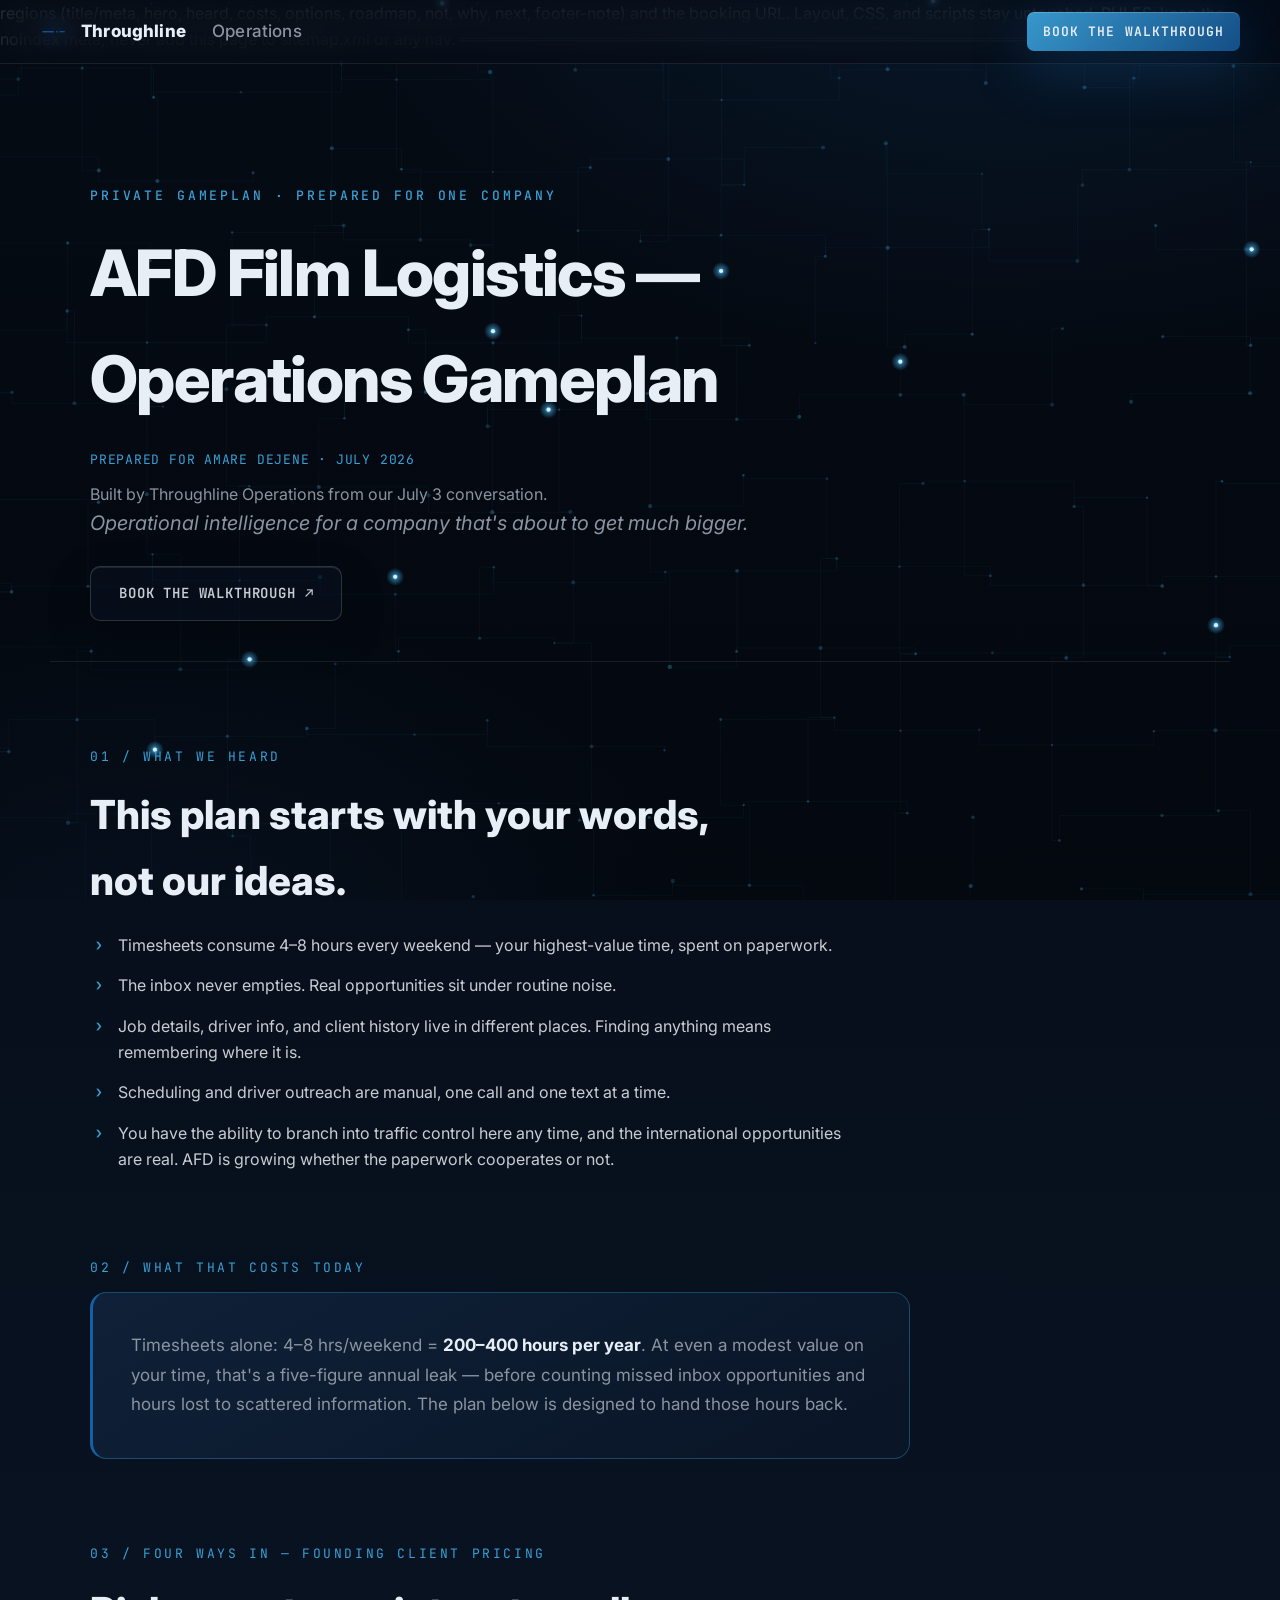
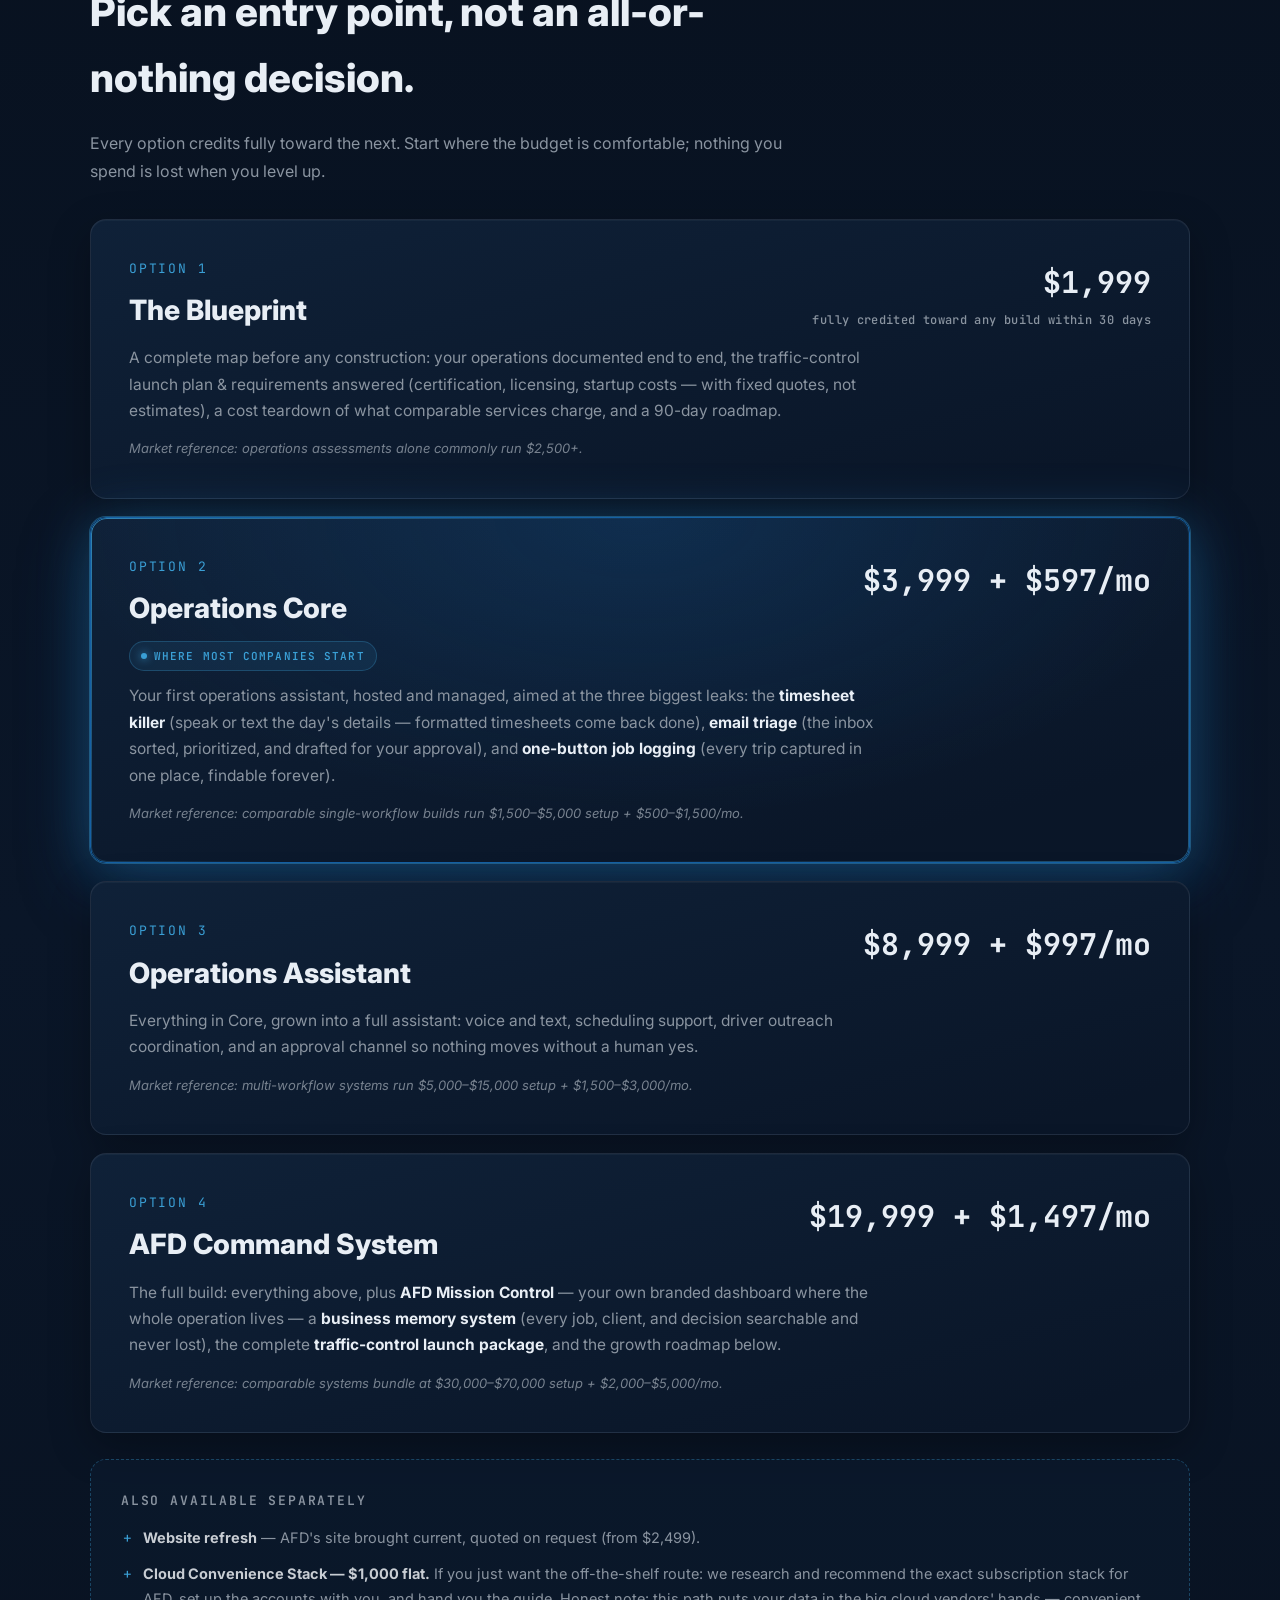
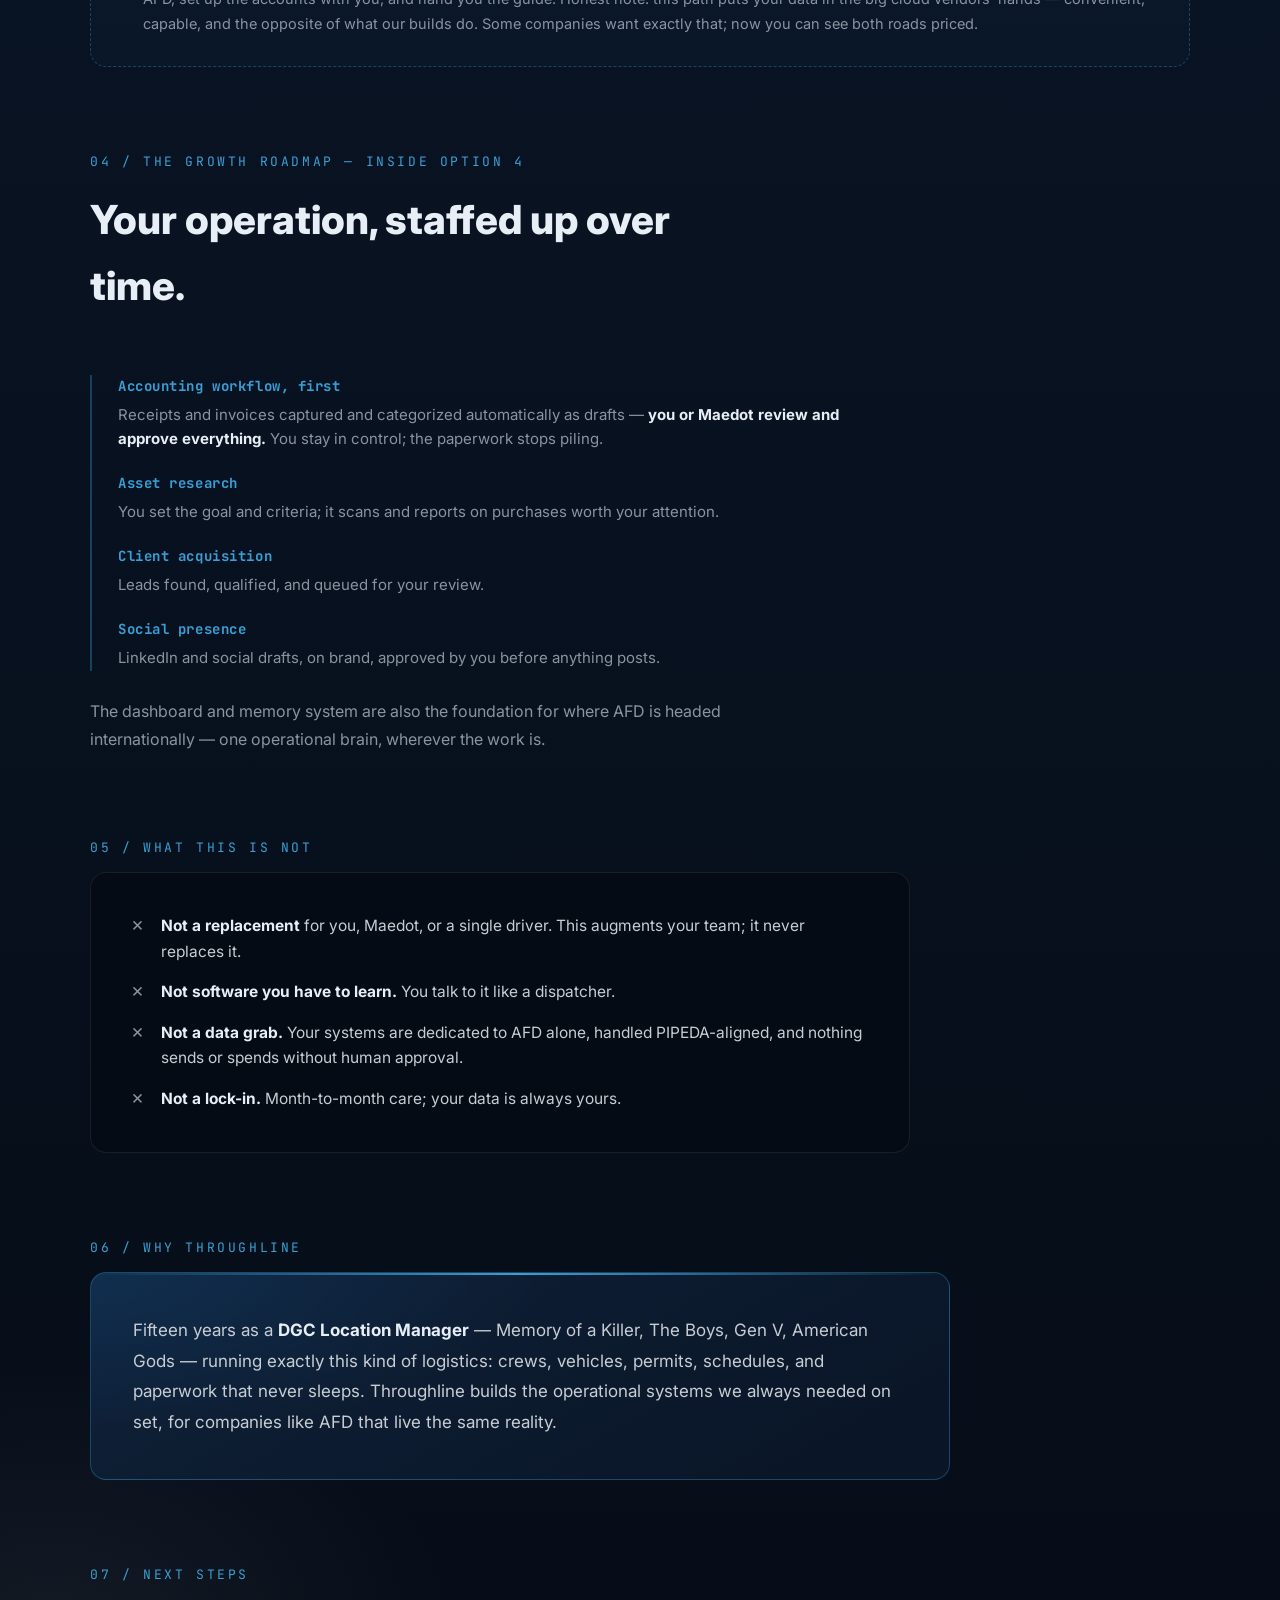
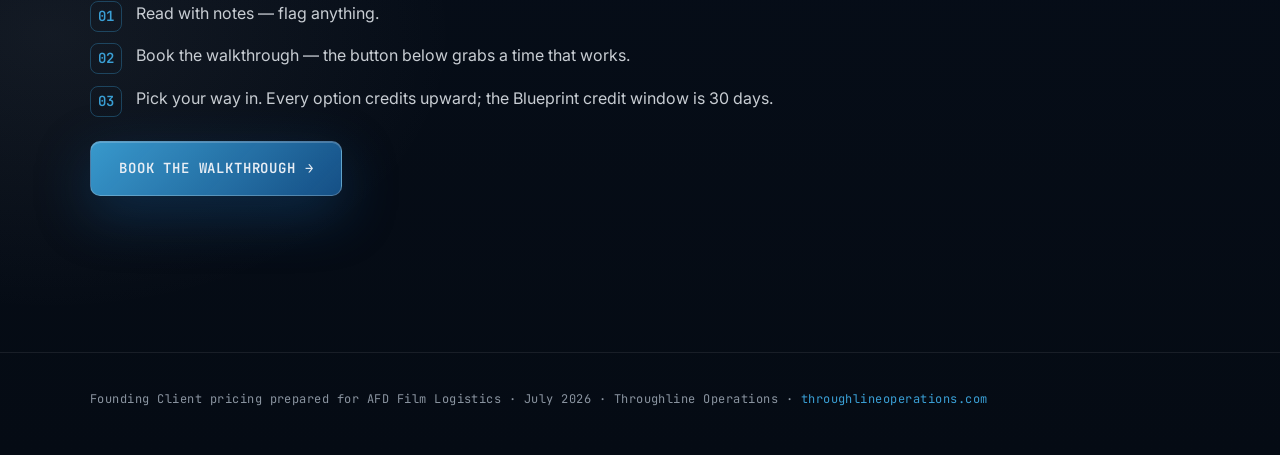
<file: plans/afd/index.html>
<!DOCTYPE html>
<html lang="en">
<head>
<meta charset="UTF-8">
<meta name="viewport" content="width=device-width, initial-scale=1.0">
<!-- ═══════════════════════════════════════════════════════════════════════
     /plans/<client>/ — CLIENT GAMEPLAN TEMPLATE
     Private, unlisted client proposal page. To create a new client page:
     copy this folder, then edit ONLY the <!-- CLIENT-CONTENT: ... --> regions
     (title/meta, hero, heard, costs, options, roadmap, not, why, next, footer-note)
     and the booking URL. Layout, CSS, and scripts stay untouched.
     RULES: keep the noindex meta; never add this page to sitemap.xml or any nav.
     ═══════════════════════════════════════════════════════════════════════ -->
<!-- CLIENT-CONTENT: title/meta -->
<title>AFD Film Logistics — Operations Gameplan | Throughline Operations</title>
<meta name="description" content="A private operations gameplan prepared for AFD Film Logistics by Throughline Operations.">
<!-- /CLIENT-CONTENT: title/meta -->
<meta name="robots" content="noindex, nofollow">
<link rel="icon" type="image/png" href="../../assets/images/01_square_mark_TO_blue_throughline_transparent_64_favicon.png">
<link rel="preconnect" href="https://fonts.googleapis.com">
<link rel="preconnect" href="https://fonts.gstatic.com" crossorigin>
<link href="https://fonts.googleapis.com/css2?family=Inter:wght@400;500;600;700;800;900&family=JetBrains+Mono:wght@400;500;600&display=swap" rel="stylesheet">
<!-- no ?v= query string here: it can break stylesheet resolution when the page
     is opened directly from disk (file://); plain relative path works both on
     disk and on GitHub Pages -->
<link rel="stylesheet" href="../../assets/css/throughline-v2.css">
<style>
/* ---- gameplan template styles (shared by all /plans/<client>/ pages) ---- */
.plan-hero { padding: 128px 0 40px; }
.plan-hero .eyebrow { display: inline-block; margin-bottom: 14px; }
.plan-hero h1 { font-size: var(--t-h1); font-weight: 800; letter-spacing: -0.025em; max-width: 20ch; }
.plan-hero .prepared { font-family: var(--font-mono); font-size: 13px; letter-spacing: 0.06em; color: var(--signal-bright); text-transform: uppercase; margin: 18px 0 10px; }
.plan-hero .tagline { font-size: var(--t-lead); color: var(--chrome-dim); font-style: italic; max-width: 58ch; }
.plan-hero .hero-book { margin-top: 26px; }

.plan-section { padding: clamp(48px, 7vw, 84px) 0; }
.plan-section .section-label { font-family: var(--font-mono); font-size: var(--t-mono); letter-spacing: 0.2em; text-transform: uppercase; color: var(--signal-bright); display: block; margin-bottom: 14px; }
.plan-section h2 { font-size: var(--t-h2); font-weight: 800; margin-bottom: 18px; max-width: 24ch; }
.plan-section .body-copy { font-size: 16px; color: var(--chrome-dim); line-height: 1.75; max-width: 70ch; }
.plan-section .body-copy b, .plan-section .body-copy strong { color: var(--chrome-bright); }

.heard-list { list-style: none; display: flex; flex-direction: column; gap: 14px; max-width: 760px; margin-top: 8px; }
.heard-list li { font-size: 16px; color: var(--chrome); line-height: 1.65; padding-left: 28px; position: relative; }
.heard-list li::before { content: '›'; position: absolute; left: 4px; color: var(--signal-bright); font-family: var(--font-mono); font-weight: 600; }

.cost-callout { border: 1px solid var(--edge-hi); border-left: 3px solid var(--signal); border-radius: var(--radius-lg); background: linear-gradient(150deg, var(--navy-raised), var(--navy) 88%); padding: clamp(24px, 3.5vw, 38px); max-width: 820px; font-size: 17px; color: var(--chrome-dim); line-height: 1.75; }
.cost-callout b { color: var(--chrome-bright); }

/* ---- option cards (stacked) ---- */
.option-stack { display: flex; flex-direction: column; gap: 18px; margin-top: 34px; }
.option-card { position: relative; border: 1px solid var(--edge); border-radius: var(--radius-lg); background: linear-gradient(165deg, var(--navy-raised), var(--navy) 90%); padding: clamp(24px, 3.5vw, 38px); box-shadow: 0 1px 0 rgba(232,238,245,0.04) inset, 0 14px 40px rgba(0,0,0,0.28); }
.option-head { display: flex; justify-content: space-between; align-items: flex-start; gap: 18px; flex-wrap: wrap; margin-bottom: 12px; }
.option-name { font-family: var(--font-mono); font-size: 13px; letter-spacing: 0.14em; text-transform: uppercase; color: var(--signal-bright); display: block; margin-bottom: 8px; }
.option-title { font-family: var(--font-display); font-weight: 800; font-size: var(--t-h3); color: var(--chrome-bright); }
.option-price { font-family: var(--font-mono); font-weight: 700; font-size: clamp(22px, 3vw, 30px); color: var(--chrome-bright); text-align: right; white-space: nowrap; }
.option-price small { display: block; font-size: 12px; font-weight: 500; color: var(--chrome-dim); letter-spacing: 0.03em; margin-top: 4px; white-space: normal; }
.option-card p.desc { font-size: 15.5px; color: var(--chrome-dim); line-height: 1.7; max-width: 76ch; }
.option-card p.desc b { color: var(--chrome-bright); }
.option-market { margin-top: 14px; font-size: 13px; font-style: italic; color: var(--chrome-dim); opacity: 0.85; }
/* highlighted option (where most companies start) */
.option-card.start-here { border-color: var(--signal); background: radial-gradient(90% 150% at 50% 0%, rgba(21,96,164,0.24), transparent 58%), linear-gradient(165deg, var(--navy-raised), var(--navy) 84%); box-shadow: 0 0 0 1px rgba(58,159,213,0.4), 0 0 54px rgba(58,159,213,0.22), 0 24px 70px rgba(21,96,164,0.34); }
.option-card.start-here::before { content: ''; position: absolute; inset: 0; border-radius: inherit; padding: 1px; pointer-events: none; background: linear-gradient(140deg, rgba(58,159,213,0.8), transparent 40%, transparent 60%, rgba(58,159,213,0.5)); -webkit-mask: linear-gradient(#000 0 0) content-box, linear-gradient(#000 0 0); -webkit-mask-composite: xor; mask-composite: exclude; }

/* quieter add-on block */
.also-block { margin-top: 26px; border: 1px dashed var(--edge-hi); border-radius: var(--radius-lg); background: rgba(15, 33, 56, 0.35); padding: clamp(20px, 3vw, 30px); }
.also-block h3 { font-family: var(--font-mono); font-size: 13px; font-weight: 600; letter-spacing: 0.14em; text-transform: uppercase; color: var(--chrome-dim); margin-bottom: 14px; }
.also-block ul { list-style: none; display: flex; flex-direction: column; gap: 12px; }
.also-block li { font-size: 14.5px; color: var(--chrome-dim); line-height: 1.7; padding-left: 22px; position: relative; }
.also-block li::before { content: '+'; position: absolute; left: 2px; color: var(--signal-bright); font-family: var(--font-mono); }
.also-block b { color: var(--chrome); }

/* roadmap */
.roadmap { border-left: 2px solid var(--edge-hi); padding-left: 26px; display: flex; flex-direction: column; gap: 20px; max-width: 780px; margin-top: 10px; }
.roadmap-step h4 { font-family: var(--font-mono); font-size: 14px; color: var(--signal-bright); letter-spacing: 0.04em; margin-bottom: 5px; }
.roadmap-step p { font-size: 15px; color: var(--chrome-dim); line-height: 1.65; }
.roadmap-step p b { color: var(--chrome-bright); }

/* Section 5 — What This Is Not: dark ledger */
.not-block { background: var(--void); border: 1px solid var(--edge); border-radius: var(--radius-lg); padding: clamp(26px, 4vw, 40px); max-width: 820px; }
.not-block ul { list-style: none; display: flex; flex-direction: column; gap: 15px; }
.not-block li { font-size: 15.5px; color: var(--chrome); line-height: 1.65; padding-left: 30px; position: relative; }
.not-block li::before { content: '✕'; position: absolute; left: 0; color: var(--chrome-dim); font-weight: 700; }
.not-block li b { color: var(--chrome-bright); }

/* Section 6 — Why Throughline: raised trust panel */
.why-block { border: 1px solid var(--edge-hi); border-radius: var(--radius-lg); background: radial-gradient(90% 140% at 0% 0%, rgba(21,96,164,0.22), transparent 58%), linear-gradient(150deg, var(--navy-raised), var(--navy) 86%); padding: clamp(26px, 4vw, 42px); max-width: 860px; position: relative; overflow: hidden; }
.why-block::before { content: ''; position: absolute; top: 0; left: 0; right: 0; height: 2px; background: linear-gradient(90deg, transparent, var(--signal-bright), transparent); }
.why-block p { font-size: 17px; color: var(--chrome); line-height: 1.8; }
.why-block p b { color: var(--chrome-bright); }

/* next steps */
.next-steps { list-style: none; counter-reset: step; display: flex; flex-direction: column; gap: 16px; max-width: 700px; margin-top: 8px; }
.next-steps li { counter-increment: step; font-size: 16px; color: var(--chrome); line-height: 1.65; padding-left: 46px; position: relative; }
.next-steps li::before { content: counter(step, decimal-leading-zero); position: absolute; left: 0; top: 1px; font-family: var(--font-mono); font-weight: 600; font-size: 14px; color: var(--signal-bright); border: 1px solid var(--edge-hi); border-radius: 8px; padding: 3px 7px; }
.next-book { margin-top: 30px; }

.plan-footer { border-top: 1px solid var(--edge); padding: 36px 0 44px; margin-top: clamp(40px, 6vw, 72px); }
.plan-footer p { font-family: var(--font-mono); font-size: 12px; color: var(--chrome-dim); letter-spacing: 0.04em; line-height: 1.8; }
.plan-footer a { color: var(--signal-bright); }
.divider-line { height: 1px; background: var(--edge); max-width: var(--maxw); margin: 0 auto; }
@media (max-width: 640px) { .option-price { text-align: left; } }
</style>
</head>
<body>

<canvas id="circuitField" class="circuit-field" aria-hidden="true"></canvas>
<a class="skip-link" href="#main">Skip to content</a>

<!-- minimal private-page nav: brand + booking only (no site nav — page is unlisted) -->
<nav class="site-nav">
  <a href="https://throughlineoperations.com" class="nav-brand" aria-label="Throughline Operations">
    <img src="../../assets/images/01_square_mark_TO_blue_throughline_transparent.svg" alt="" width="30" height="30">
    <b>Throughline</b>&nbsp;<span>Operations</span>
  </a>
  <!-- plain anchor (not .nav-links): the shared mobile-menu CSS would hide a
       .nav-links list behind a toggle this minimal nav doesn't have -->
  <a href="https://calendar.app.google/Btg2atJDEB39V2Cg8" target="_blank" rel="noopener" class="nav-cta">Book the Walkthrough</a>
</nav>

<main id="main">

<!-- CLIENT-CONTENT: hero -->
<section class="plan-hero">
  <div class="container">
    <span class="eyebrow rv">Private gameplan · prepared for one company</span>
    <h1 class="rv rv-1">AFD Film Logistics — Operations Gameplan</h1>
    <p class="prepared rv rv-1">Prepared for Amare Dejene · July 2026</p>
    <p class="body-copy rv rv-2" style="color:var(--chrome-dim);">Built by Throughline Operations from our July 3 conversation.</p>
    <p class="tagline rv rv-2">Operational intelligence for a company that's about to get much bigger.</p>
    <div class="hero-book rv rv-3">
      <a href="https://calendar.app.google/Btg2atJDEB39V2Cg8" target="_blank" rel="noopener" class="btn btn-ghost">Book the Walkthrough ↗</a>
    </div>
  </div>
</section>
<!-- /CLIENT-CONTENT: hero -->

<div class="divider-line"></div>

<!-- CLIENT-CONTENT: heard (Section 1) -->
<section class="plan-section">
  <div class="container">
    <span class="section-label rv">01 / What we heard</span>
    <h2 class="rv rv-1">This plan starts with your words, not our ideas.</h2>
    <ul class="heard-list rv rv-1">
      <li>Timesheets consume 4–8 hours every weekend — your highest-value time, spent on paperwork.</li>
      <li>The inbox never empties. Real opportunities sit under routine noise.</li>
      <li>Job details, driver info, and client history live in different places. Finding anything means remembering where it is.</li>
      <li>Scheduling and driver outreach are manual, one call and one text at a time.</li>
      <li>You have the ability to branch into traffic control here any time, and the international opportunities are real. AFD is growing whether the paperwork cooperates or not.</li>
    </ul>
  </div>
</section>
<!-- /CLIENT-CONTENT: heard -->

<!-- CLIENT-CONTENT: costs (Section 2) -->
<section class="plan-section" style="padding-top:0;">
  <div class="container">
    <span class="section-label rv">02 / What that costs today</span>
    <div class="cost-callout rv rv-1">
      Timesheets alone: 4–8 hrs/weekend = <b>200–400 hours per year</b>. At even a modest value on your time, that's a five-figure annual leak — before counting missed inbox opportunities and hours lost to scattered information. The plan below is designed to hand those hours back.
    </div>
  </div>
</section>
<!-- /CLIENT-CONTENT: costs -->

<!-- CLIENT-CONTENT: options (Section 3) -->
<section class="plan-section" style="padding-top:0;">
  <div class="container">
    <span class="section-label rv">03 / Four ways in — Founding Client pricing</span>
    <h2 class="rv rv-1">Pick an entry point, not an all-or-nothing decision.</h2>
    <p class="body-copy rv rv-1">Every option credits fully toward the next. Start where the budget is comfortable; nothing you spend is lost when you level up.</p>

    <div class="option-stack">
      <div class="option-card rv">
        <div class="option-head">
          <div>
            <span class="option-name">Option 1</span>
            <div class="option-title">The Blueprint</div>
          </div>
          <div class="option-price">$1,999<small>fully credited toward any build within 30 days</small></div>
        </div>
        <p class="desc">A complete map before any construction: your operations documented end to end, the traffic-control launch plan &amp; requirements answered (certification, licensing, startup costs — with fixed quotes, not estimates), a cost teardown of what comparable services charge, and a 90-day roadmap.</p>
        <p class="option-market">Market reference: operations assessments alone commonly run $2,500+.</p>
      </div>

      <div class="option-card start-here rv">
        <div class="option-head">
          <div>
            <span class="option-name">Option 2</span>
            <div class="option-title">Operations Core</div>
            <span class="badge" style="margin-top:10px;">Where most companies start</span>
          </div>
          <div class="option-price">$3,999 + $597/mo</div>
        </div>
        <p class="desc">Your first operations assistant, hosted and managed, aimed at the three biggest leaks: the <b>timesheet killer</b> (speak or text the day's details — formatted timesheets come back done), <b>email triage</b> (the inbox sorted, prioritized, and drafted for your approval), and <b>one-button job logging</b> (every trip captured in one place, findable forever).</p>
        <p class="option-market">Market reference: comparable single-workflow builds run $1,500–$5,000 setup + $500–$1,500/mo.</p>
      </div>

      <div class="option-card rv">
        <div class="option-head">
          <div>
            <span class="option-name">Option 3</span>
            <div class="option-title">Operations Assistant</div>
          </div>
          <div class="option-price">$8,999 + $997/mo</div>
        </div>
        <p class="desc">Everything in Core, grown into a full assistant: voice and text, scheduling support, driver outreach coordination, and an approval channel so nothing moves without a human yes.</p>
        <p class="option-market">Market reference: multi-workflow systems run $5,000–$15,000 setup + $1,500–$3,000/mo.</p>
      </div>

      <div class="option-card rv">
        <div class="option-head">
          <div>
            <span class="option-name">Option 4</span>
            <div class="option-title">AFD Command System</div>
          </div>
          <div class="option-price">$19,999 + $1,497/mo</div>
        </div>
        <p class="desc">The full build: everything above, plus <b>AFD Mission Control</b> — your own branded dashboard where the whole operation lives — a <b>business memory system</b> (every job, client, and decision searchable and never lost), the complete <b>traffic-control launch package</b>, and the growth roadmap below.</p>
        <p class="option-market">Market reference: comparable systems bundle at $30,000–$70,000 setup + $2,000–$5,000/mo.</p>
      </div>
    </div>

    <div class="also-block rv">
      <h3>Also available separately</h3>
      <ul>
        <li><b>Website refresh</b> — AFD's site brought current, quoted on request (from $2,499).</li>
        <li><b>Cloud Convenience Stack — $1,000 flat.</b> If you just want the off-the-shelf route: we research and recommend the exact subscription stack for AFD, set up the accounts with you, and hand you the guide. Honest note: this path puts your data in the big cloud vendors' hands — convenient, capable, and the opposite of what our builds do. Some companies want exactly that; now you can see both roads priced.</li>
      </ul>
    </div>
  </div>
</section>
<!-- /CLIENT-CONTENT: options -->

<!-- CLIENT-CONTENT: roadmap (Section 4) -->
<section class="plan-section" style="padding-top:0;">
  <div class="container">
    <span class="section-label rv">04 / The growth roadmap — inside Option 4</span>
    <h2 class="rv rv-1">Your operation, staffed up over time.</h2>
    <p class="body-copy rv rv-1">Each piece added when you're ready:</p>
    <div class="roadmap rv">
      <div class="roadmap-step"><h4>Accounting workflow, first</h4><p>Receipts and invoices captured and categorized automatically as drafts — <b>you or Maedot review and approve everything.</b> You stay in control; the paperwork stops piling.</p></div>
      <div class="roadmap-step"><h4>Asset research</h4><p>You set the goal and criteria; it scans and reports on purchases worth your attention.</p></div>
      <div class="roadmap-step"><h4>Client acquisition</h4><p>Leads found, qualified, and queued for your review.</p></div>
      <div class="roadmap-step"><h4>Social presence</h4><p>LinkedIn and social drafts, on brand, approved by you before anything posts.</p></div>
    </div>
    <p class="body-copy rv" style="margin-top:26px;">The dashboard and memory system are also the foundation for where AFD is headed internationally — one operational brain, wherever the work is.</p>
  </div>
</section>
<!-- /CLIENT-CONTENT: roadmap -->

<!-- CLIENT-CONTENT: not (Section 5) -->
<section class="plan-section" style="padding-top:0;">
  <div class="container">
    <span class="section-label rv">05 / What this is not</span>
    <div class="not-block rv rv-1">
      <ul>
        <li><b>Not a replacement</b> for you, Maedot, or a single driver. This augments your team; it never replaces it.</li>
        <li><b>Not software you have to learn.</b> You talk to it like a dispatcher.</li>
        <li><b>Not a data grab.</b> Your systems are dedicated to AFD alone, handled PIPEDA-aligned, and nothing sends or spends without human approval.</li>
        <li><b>Not a lock-in.</b> Month-to-month care; your data is always yours.</li>
      </ul>
    </div>
  </div>
</section>
<!-- /CLIENT-CONTENT: not -->

<!-- CLIENT-CONTENT: why (Section 6) -->
<section class="plan-section" style="padding-top:0;">
  <div class="container">
    <span class="section-label rv">06 / Why Throughline</span>
    <div class="why-block rv rv-1">
      <p>Fifteen years as a <b>DGC Location Manager</b> — Memory of a Killer, The Boys, Gen V, American Gods — running exactly this kind of logistics: crews, vehicles, permits, schedules, and paperwork that never sleeps. Throughline builds the operational systems we always needed on set, for companies like AFD that live the same reality.</p>
    </div>
  </div>
</section>
<!-- /CLIENT-CONTENT: why -->

<!-- CLIENT-CONTENT: next (Section 7) -->
<section class="plan-section" style="padding-top:0;">
  <div class="container">
    <span class="section-label rv">07 / Next steps</span>
    <ol class="next-steps rv rv-1">
      <li>Read with notes — flag anything.</li>
      <li>Book the walkthrough — the button below grabs a time that works.</li>
      <li>Pick your way in. Every option credits upward; the Blueprint credit window is 30 days.</li>
    </ol>
    <div class="next-book rv rv-2">
      <a href="https://calendar.app.google/Btg2atJDEB39V2Cg8" target="_blank" rel="noopener" class="btn btn-primary">Book the Walkthrough →</a>
    </div>
  </div>
</section>
<!-- /CLIENT-CONTENT: next -->

</main>

<footer class="plan-footer">
  <div class="container">
    <!-- CLIENT-CONTENT: footer-note -->
    <p>Founding Client pricing prepared for AFD Film Logistics · July 2026 · Throughline Operations · <a href="https://throughlineoperations.com">throughlineoperations.com</a></p>
    <!-- /CLIENT-CONTENT: footer-note -->
  </div>
</footer>

<script src="../../assets/js/live-circuit.js" defer></script>
<script src="../../assets/js/site.js" defer></script>
</body>
</html>
</file>
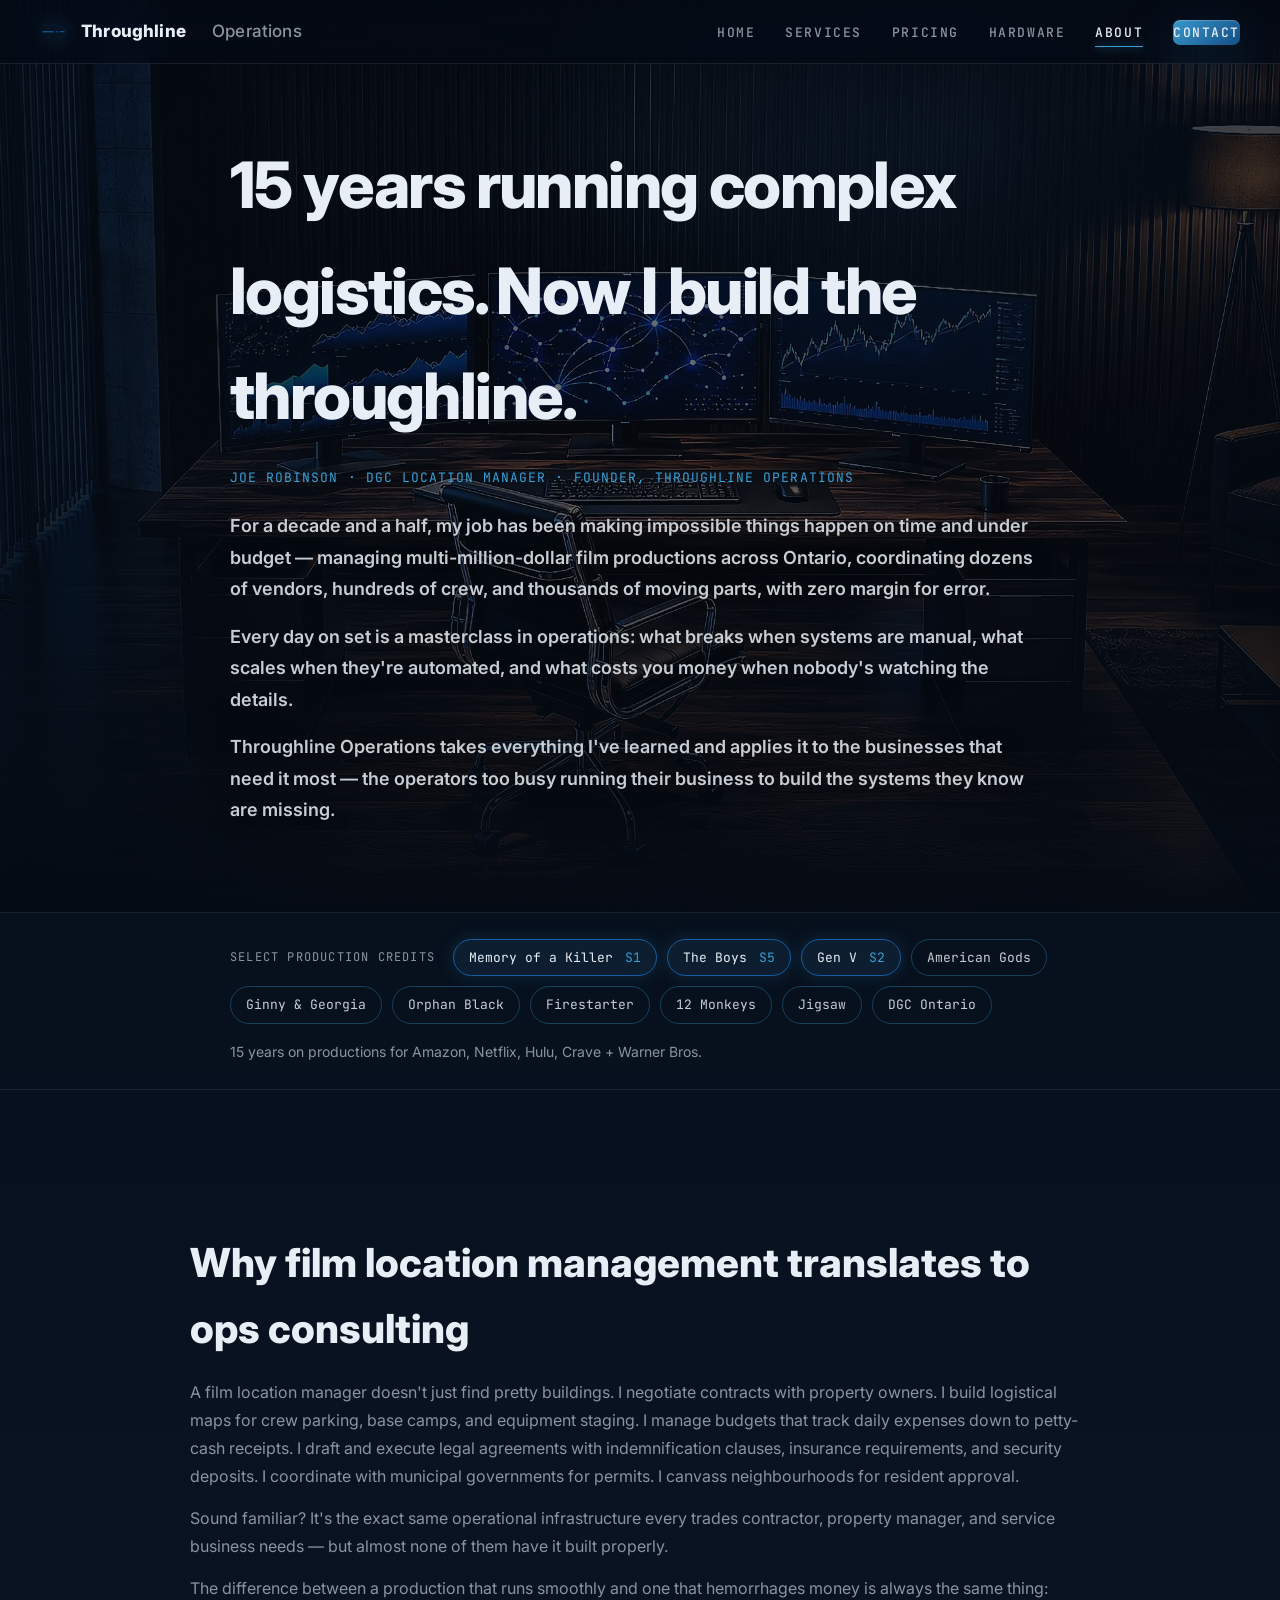
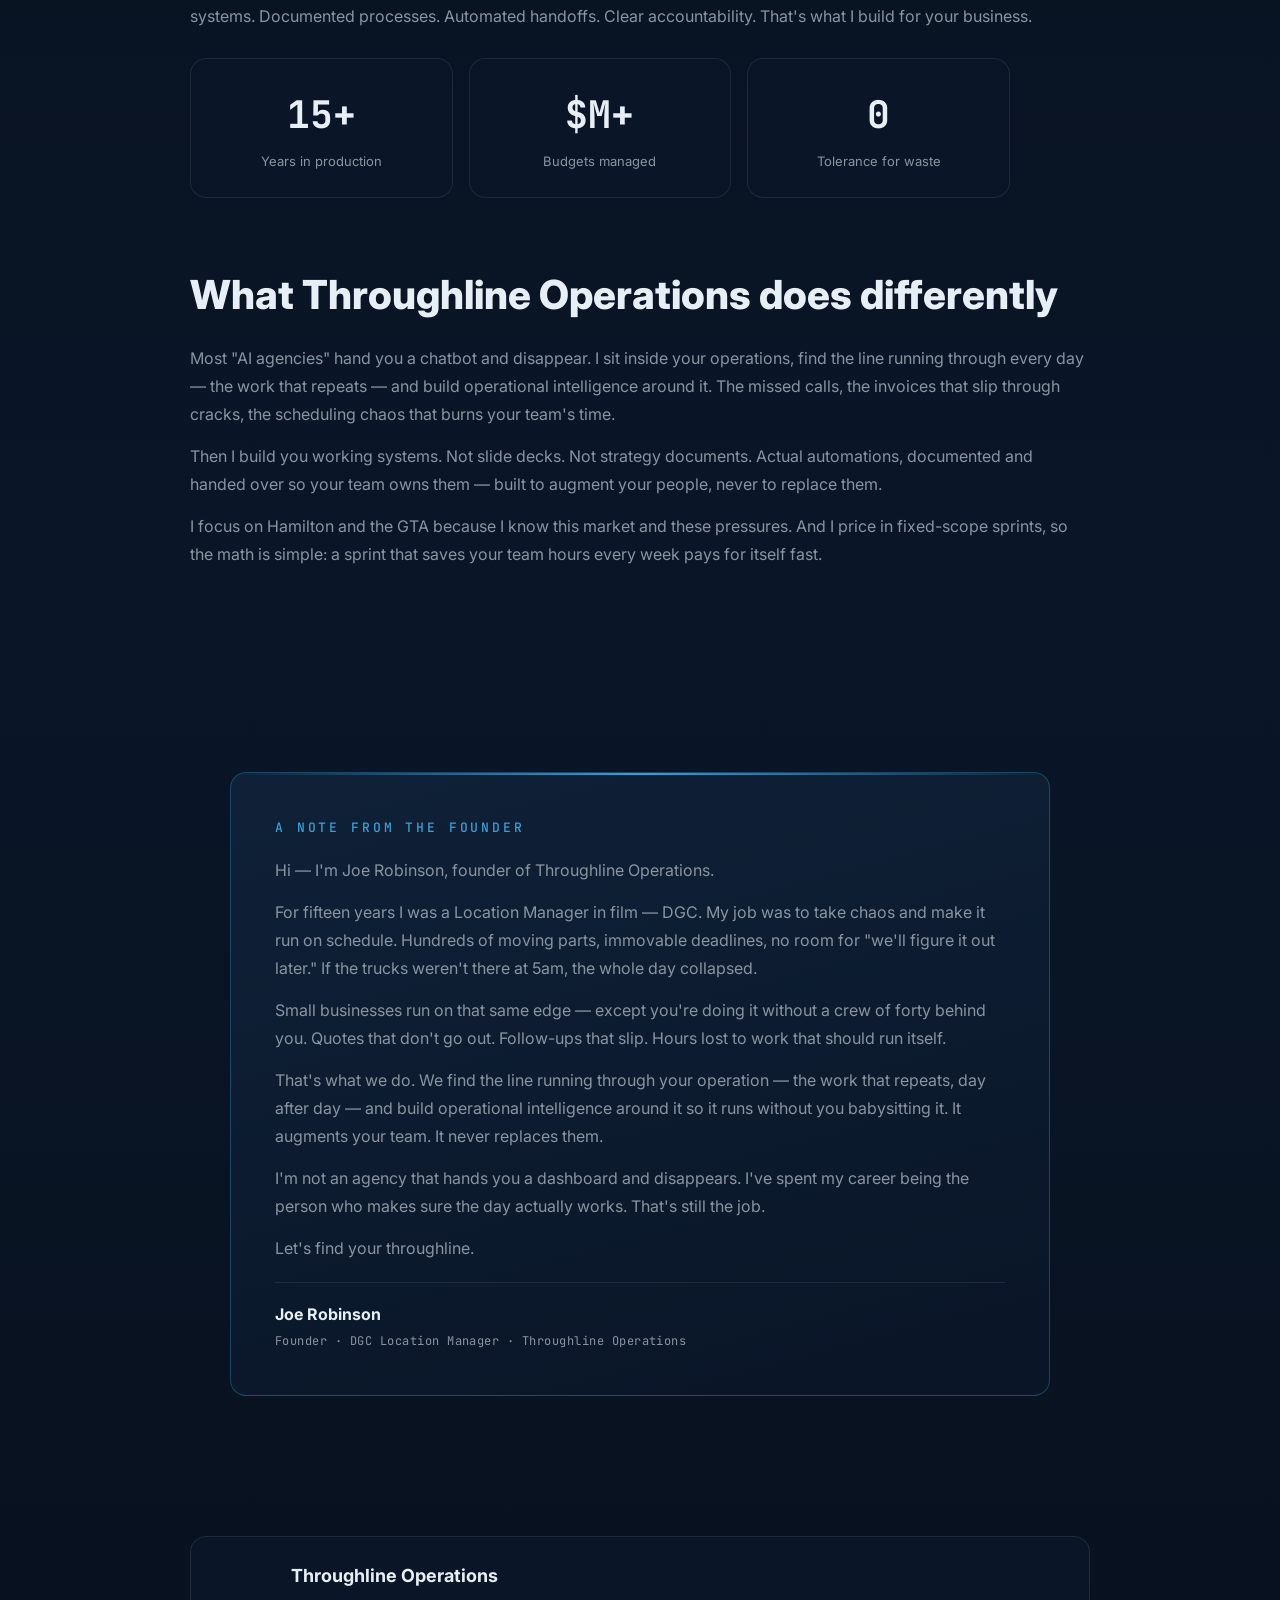
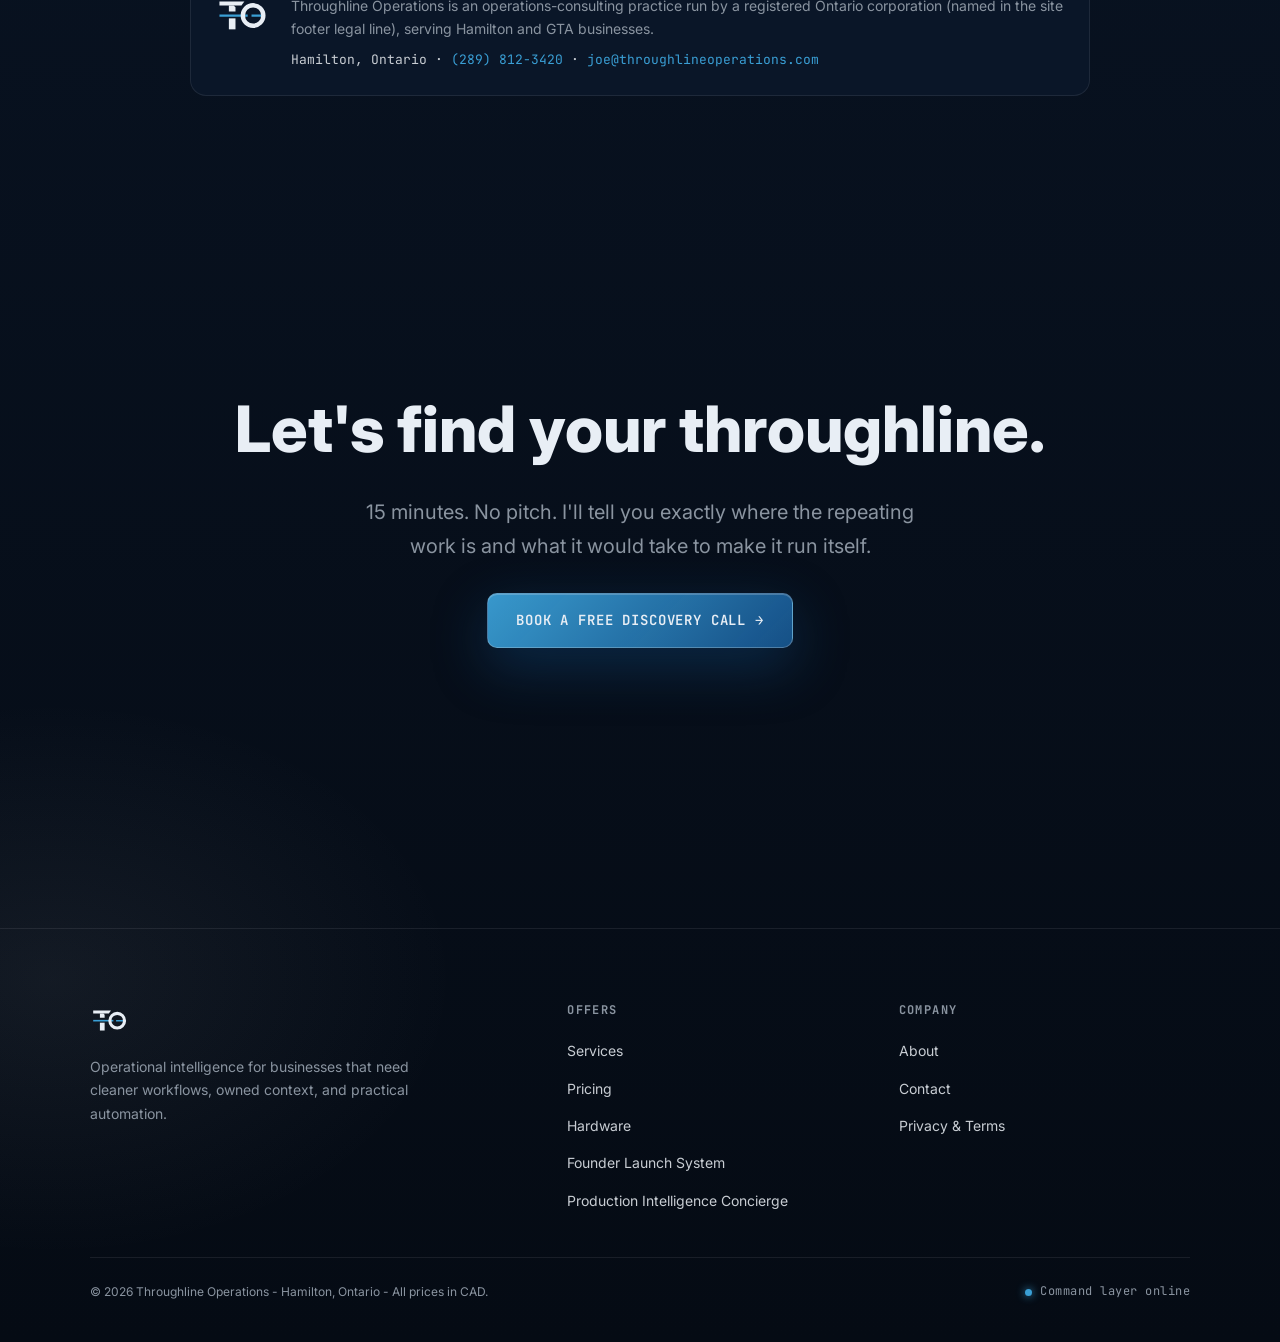
<file: about.html>
<!DOCTYPE html>
<html lang="en">
<head>
<meta charset="UTF-8">
<meta name="viewport" content="width=device-width, initial-scale=1.0">
<meta name="theme-color" content="#0A1628">
<title>About — Throughline Operations | 15 Years of Film Logistics</title>
<meta name="description" content="Founded by a 15-year DGC Location Manager. We took everything that makes a film production run on time and under budget and built it for Hamilton & GTA businesses.">
<link rel="canonical" href="https://throughlineoperations.com/about.html">
<meta property="og:type" content="website">
<meta property="og:title" content="About — Throughline Operations">
<meta property="og:description" content="15 years running complex film logistics. Now we build the throughline for small businesses.">
<meta property="og:url" content="https://throughlineoperations.com/about.html">
<meta property="og:image" content="https://throughlineoperations.com/assets/images/01_square_mark_TO_blue_throughline_transparent.svg">
<meta name="twitter:card" content="summary">
<link rel="icon" type="image/png" href="assets/images/01_square_mark_TO_blue_throughline_transparent_64_favicon.png">
<link rel="preconnect" href="https://fonts.googleapis.com">
<link rel="preconnect" href="https://fonts.gstatic.com" crossorigin>
<link href="https://fonts.googleapis.com/css2?family=Inter:wght@400;500;600;700;800;900&family=JetBrains+Mono:wght@400;500;600&display=swap" rel="stylesheet">
<link rel="preload" as="image" href="assets/images/about-banner.png">
<link rel="stylesheet" href="assets/css/throughline-v2.css?v=4">
<style>
.about-hero { padding: 140px 0 30px; }
.about-hero h1 { font-size: var(--t-h1); font-weight: 800; letter-spacing: -0.025em; max-width: 18ch; }
.about-hero .sub { font-family: var(--font-mono); font-size: 13px; letter-spacing: 0.08em; color: var(--signal-bright); text-transform: uppercase; margin: 18px 0 22px; }
.about-hero p { font-size: 18px; font-weight: 600; color: var(--chrome); max-width: 68ch; line-height: 1.75; margin-bottom: 16px; text-shadow: 0 2px 18px rgba(0,0,0,0.72); }
.credits { border-top: 1px solid var(--edge); border-bottom: 1px solid var(--edge); padding: 26px 0; }
.credits-inner { display: flex; flex-wrap: wrap; align-items: center; gap: 12px; }
.credits-label { font-family: var(--font-mono); font-size: 12px; letter-spacing: 0.1em; text-transform: uppercase; color: var(--chrome-dim); margin-right: 8px; }
.credits-inner { gap: 10px; }
.credit-tag { font-family: var(--font-mono); font-size: 13px; color: var(--chrome); border: 1px solid var(--edge-hi); border-radius: 999px; padding: 7px 15px; }
.credit-tag em { font-style: normal; color: var(--chrome-dim); margin-left: 4px; }
.credit-tag.feat { color: var(--chrome-bright); border-color: var(--signal); background: rgba(58,159,213,0.1); box-shadow: 0 0 18px rgba(58,159,213,0.18); }
.credit-tag.feat em { color: var(--signal-bright); }
.credits-network { margin-top: 16px; font-size: 14px; color: var(--chrome-dim); }
.credits-network strong, .credits-network b { color: var(--chrome); }
.story-block { max-width: 760px; margin-bottom: clamp(40px,6vw,64px); }
.story-block h2 { font-size: var(--t-h2); font-weight: 800; margin-bottom: 16px; }
.story-block p { font-size: 16px; color: var(--chrome-dim); line-height: 1.75; margin-bottom: 14px; }
.story-block em { color: var(--chrome); font-style: italic; }
.stat-row { display: grid; grid-template-columns: repeat(3,1fr); gap: 16px; margin-top: 28px; }
@media (max-width:620px){ .stat-row { grid-template-columns: 1fr; max-width:300px; } }
.stat-card { border: 1px solid var(--edge); border-radius: var(--radius-lg); background: var(--navy); padding: 24px; text-align: center; }
.stat-num { font-family: var(--font-mono); font-weight: 700; font-size: 38px; color: var(--chrome-bright); }
.stat-label { font-size: 13px; color: var(--chrome-dim); margin-top: 6px; }
.founder-card { max-width: 820px; margin: 0 auto; border: 1px solid var(--edge-hi); border-radius: var(--radius-lg); background: linear-gradient(165deg,var(--navy-raised),var(--navy) 90%); padding: clamp(28px,4vw,44px); position: relative; overflow: hidden; }
.founder-card::before { content:''; position:absolute; top:0; left:0; right:0; height:2px; background: linear-gradient(90deg, transparent, var(--signal-bright), transparent); }
.founder-card .eyebrow { display:block; margin-bottom: 18px; }
.founder-card p { font-size: 16px; color: var(--chrome-dim); line-height: 1.75; margin-bottom: 14px; }
.founder-sig { margin-top: 20px; padding-top: 18px; border-top: 1px solid var(--edge); font-family: var(--font-display); font-weight: 700; font-size: 16px; color: var(--chrome-bright); }
.founder-sig span { display: block; font-family: var(--font-mono); font-weight: 400; font-size: 12px; color: var(--chrome-dim); letter-spacing: 0.04em; margin-top: 4px; }
.gcv-card { display: flex; align-items: center; gap: 20px; max-width: 760px; border: 1px solid var(--edge); border-radius: var(--radius-lg); background: var(--navy); padding: 24px; }
.gcv-card img { width: 56px; height: 56px; border-radius: 10px; flex-shrink: 0; }
.gcv-card h3 { font-size: 18px; font-weight: 700; color: var(--chrome-bright); margin-bottom: 4px; }
.gcv-card p { font-size: 14px; color: var(--chrome-dim); line-height: 1.6; }
</style>
<script type="application/ld+json" data-v3-schema>
{
  "@context": "https://schema.org",
  "@type": "AboutPage",
  "name": "About",
  "headline": "About | Throughline Operations",
  "description": "About Throughline Operations and its film-operations approach to business systems, automation, and operational intelligence.",
  "url": "https://throughlineoperations.com/about.html",
  "isPartOf": {
    "@type": "WebSite",
    "name": "Throughline Operations",
    "url": "https://throughlineoperations.com/"
  },
  "publisher": {
    "@type": "Organization",
    "name": "Throughline Operations",
    "url": "https://throughlineoperations.com/",
    "logo": "https://throughlineoperations.com/assets/images/01_square_mark_TO_blue_throughline_transparent.svg"
  }
}
</script>
</head>
<body class="about-page">

<canvas id="circuitField" class="circuit-field" aria-hidden="true"></canvas>
<a class="skip-link" href="#main">Skip to content</a>

<nav class="site-nav">
  <a href="index.html" class="nav-brand" aria-label="Throughline Operations home">
    <img src="assets/images/01_square_mark_TO_blue_throughline_transparent.svg" alt="" width="30" height="30">
    <b>Throughline</b>&nbsp;<span>Operations</span>
  </a>
  <button class="nav-toggle" aria-label="Toggle menu" aria-expanded="false"><span></span><span></span><span></span></button>
  <ul class="nav-links">
    <li><a href="index.html">Home</a></li>
    <li><a href="services.html">Services</a></li>
    <li><a href="pricing.html">Pricing</a></li>
    <li><a href="hardware.html">Hardware</a></li>
    <li><a href="about.html" aria-current="page">About</a></li>
    <li><a href="book.html" class="nav-cta">Contact</a></li>
  </ul>
</nav>

<main id="main">

<section class="about-hero">
  <div class="container">
    <h1 class="rv">15 years running complex logistics. Now I build the throughline.</h1>
    <div class="sub rv rv-1">Joe Robinson · DGC Location Manager · Founder, Throughline Operations</div>
    <p class="rv rv-1">For a decade and a half, my job has been making impossible things happen on time and under budget — managing multi-million-dollar film productions across Ontario, coordinating dozens of vendors, hundreds of crew, and thousands of moving parts, with zero margin for error.</p>
    <p class="rv rv-2">Every day on set is a masterclass in operations: what breaks when systems are manual, what scales when they're automated, and what costs you money when nobody's watching the details.</p>
    <p class="rv rv-2">Throughline Operations takes everything I've learned and applies it to the businesses that need it most — the operators too busy running their business to build the systems they know are missing.</p>
  </div>
</section>

<section class="credits">
  <div class="container">
    <div class="credits-inner rv">
      <span class="credits-label">Select production credits</span>
      <span class="credit-tag feat">Memory of a Killer <em>S1</em></span>
      <span class="credit-tag feat">The Boys <em>S5</em></span>
      <span class="credit-tag feat">Gen V <em>S2</em></span>
      <span class="credit-tag">American Gods</span>
      <span class="credit-tag">Ginny &amp; Georgia</span>
      <span class="credit-tag">Orphan Black</span>
      <span class="credit-tag">Firestarter</span>
      <span class="credit-tag">12 Monkeys</span>
      <span class="credit-tag">Jigsaw</span>
      <span class="credit-tag">DGC Ontario</span>
    </div>
    <p class="credits-network rv rv-1">15 years on productions for Amazon, Netflix, Hulu, Crave + Warner Bros.</p>
  </div>
</section>

<section class="section">
  <div class="container">
    <div class="story-block rv">
      <h2>Why film location management translates to ops consulting</h2>
      <p>A film location manager doesn't just find pretty buildings. I negotiate contracts with property owners. I build logistical maps for crew parking, base camps, and equipment staging. I manage budgets that track daily expenses down to petty-cash receipts. I draft and execute legal agreements with indemnification clauses, insurance requirements, and security deposits. I coordinate with municipal governments for permits. I canvass neighbourhoods for resident approval.</p>
      <p>Sound familiar? It's the exact same operational infrastructure every trades contractor, property manager, and service business needs — but almost none of them have it built properly.</p>
      <p>The difference between a production that runs smoothly and one that hemorrhages money is always the same thing: systems. Documented processes. Automated handoffs. Clear accountability. That's what I build for your business.</p>
      <div class="stat-row">
        <div class="stat-card"><div class="stat-num">15+</div><div class="stat-label">Years in production</div></div>
        <div class="stat-card"><div class="stat-num">$M+</div><div class="stat-label">Budgets managed</div></div>
        <div class="stat-card"><div class="stat-num">0</div><div class="stat-label">Tolerance for waste</div></div>
      </div>
    </div>

    <div class="story-block rv">
      <h2>What Throughline Operations does differently</h2>
      <p>Most "AI agencies" hand you a chatbot and disappear. I sit inside your operations, find the line running through every day — the work that repeats — and build operational intelligence around it. The missed calls, the invoices that slip through cracks, the scheduling chaos that burns your team's time.</p>
      <p>Then I build you working systems. Not slide decks. Not strategy documents. Actual automations, documented and handed over so your team owns them — built to augment your people, never to replace them.</p>
      <p>I focus on Hamilton and the GTA because I know this market and these pressures. And I price in fixed-scope sprints, so the math is simple: a sprint that saves your team hours every week pays for itself fast.</p>
    </div>
  </div>
</section>

<section class="section" style="padding-top:0;">
  <div class="container">
    <div class="founder-card rv">
      <span class="eyebrow">A note from the founder</span>
      <p>Hi — I'm Joe Robinson, founder of Throughline Operations.</p>
      <p>For fifteen years I was a Location Manager in film — DGC. My job was to take chaos and make it run on schedule. Hundreds of moving parts, immovable deadlines, no room for "we'll figure it out later." If the trucks weren't there at 5am, the whole day collapsed.</p>
      <p>Small businesses run on that same edge — except you're doing it without a crew of forty behind you. Quotes that don't go out. Follow-ups that slip. Hours lost to work that should run itself.</p>
      <p>That's what we do. We find the line running through your operation — the work that repeats, day after day — and build operational intelligence around it so it runs without you babysitting it. It augments your team. It never replaces them.</p>
      <p>I'm not an agency that hands you a dashboard and disappears. I've spent my career being the person who makes sure the day actually works. That's still the job.</p>
      <p>Let's find your throughline.</p>
      <div class="founder-sig">Joe Robinson<span>Founder · DGC Location Manager · Throughline Operations</span></div>
    </div>
  </div>
</section>

<section class="section" style="padding-top:0;">
  <div class="container">
    <div class="gcv-card rv">
      <img src="assets/images/03_square_mark_TO_chrome.svg" alt="Throughline Operations">
      <div>
        <h3>Throughline Operations</h3>
        <p>Throughline Operations is an operations-consulting practice run by a registered Ontario corporation (named in the site footer legal line), serving Hamilton and GTA businesses.</p>
        <p style="margin-top:10px;font-family:var(--font-mono);font-size:13px;color:var(--chrome);">Hamilton, Ontario · <a href="tel:+12898123420">(289) 812-3420</a> · <a href="mailto:joe@throughlineoperations.com">joe@throughlineoperations.com</a></p>
      </div>
    </div>
  </div>
</section>

<section class="section final-cta" style="text-align:center;">
  <div class="container">
    <div class="rv">
      <h2 style="font-family:var(--font-display);font-weight:800;font-size:var(--t-h1);margin-bottom:14px;">Let's find your throughline.</h2>
      <p class="lead" style="max-width:560px;margin:0 auto 30px;">15 minutes. No pitch. I'll tell you exactly where the repeating work is and what it would take to make it run itself.</p>
      <a href="book.html" class="btn btn-primary">Book a Free Discovery Call →</a>
    </div>
  </div>
</section>

</main>

<footer class="site-footer">
  <div class="container">
    <div class="footer-top">
      <div class="footer-brand-block">
        <img src="assets/images/03_square_mark_TO_chrome.svg" alt="Throughline Operations">
        <p>Operational intelligence for businesses that need cleaner workflows, owned context, and practical automation.</p>
      </div>
      <div class="footer-col">
        <h4>Offers</h4>
        <ul>
          <li><a href="services.html">Services</a></li>
          <li><a href="pricing.html">Pricing</a></li>
          <li><a href="hardware.html">Hardware</a></li>
          <li><a href="founder.html">Founder Launch System</a></li>
          <li><a href="vip.html">Production Intelligence Concierge</a></li>
        </ul>
      </div>
      <div class="footer-col">
        <h4>Company</h4>
        <ul>
          <li><a href="about.html">About</a></li>
          <li><a href="book.html">Contact</a></li>
          <li><a href="privacy.html">Privacy &amp; Terms</a></li>
        </ul>
      </div>
    </div>
    <div class="footer-bottom">
      <p class="footer-entity">&copy; <span data-year>2026</span> Throughline Operations - Hamilton, Ontario - All prices in CAD.</p>
      <span class="footer-status"><span class="dot"></span> Command layer online</span>
    </div>
  </div>
</footer>

<script src="assets/js/live-circuit.js?v=1" defer></script>
<script src="assets/js/site.js?v=4" defer></script>
</body>
</html>
</file>
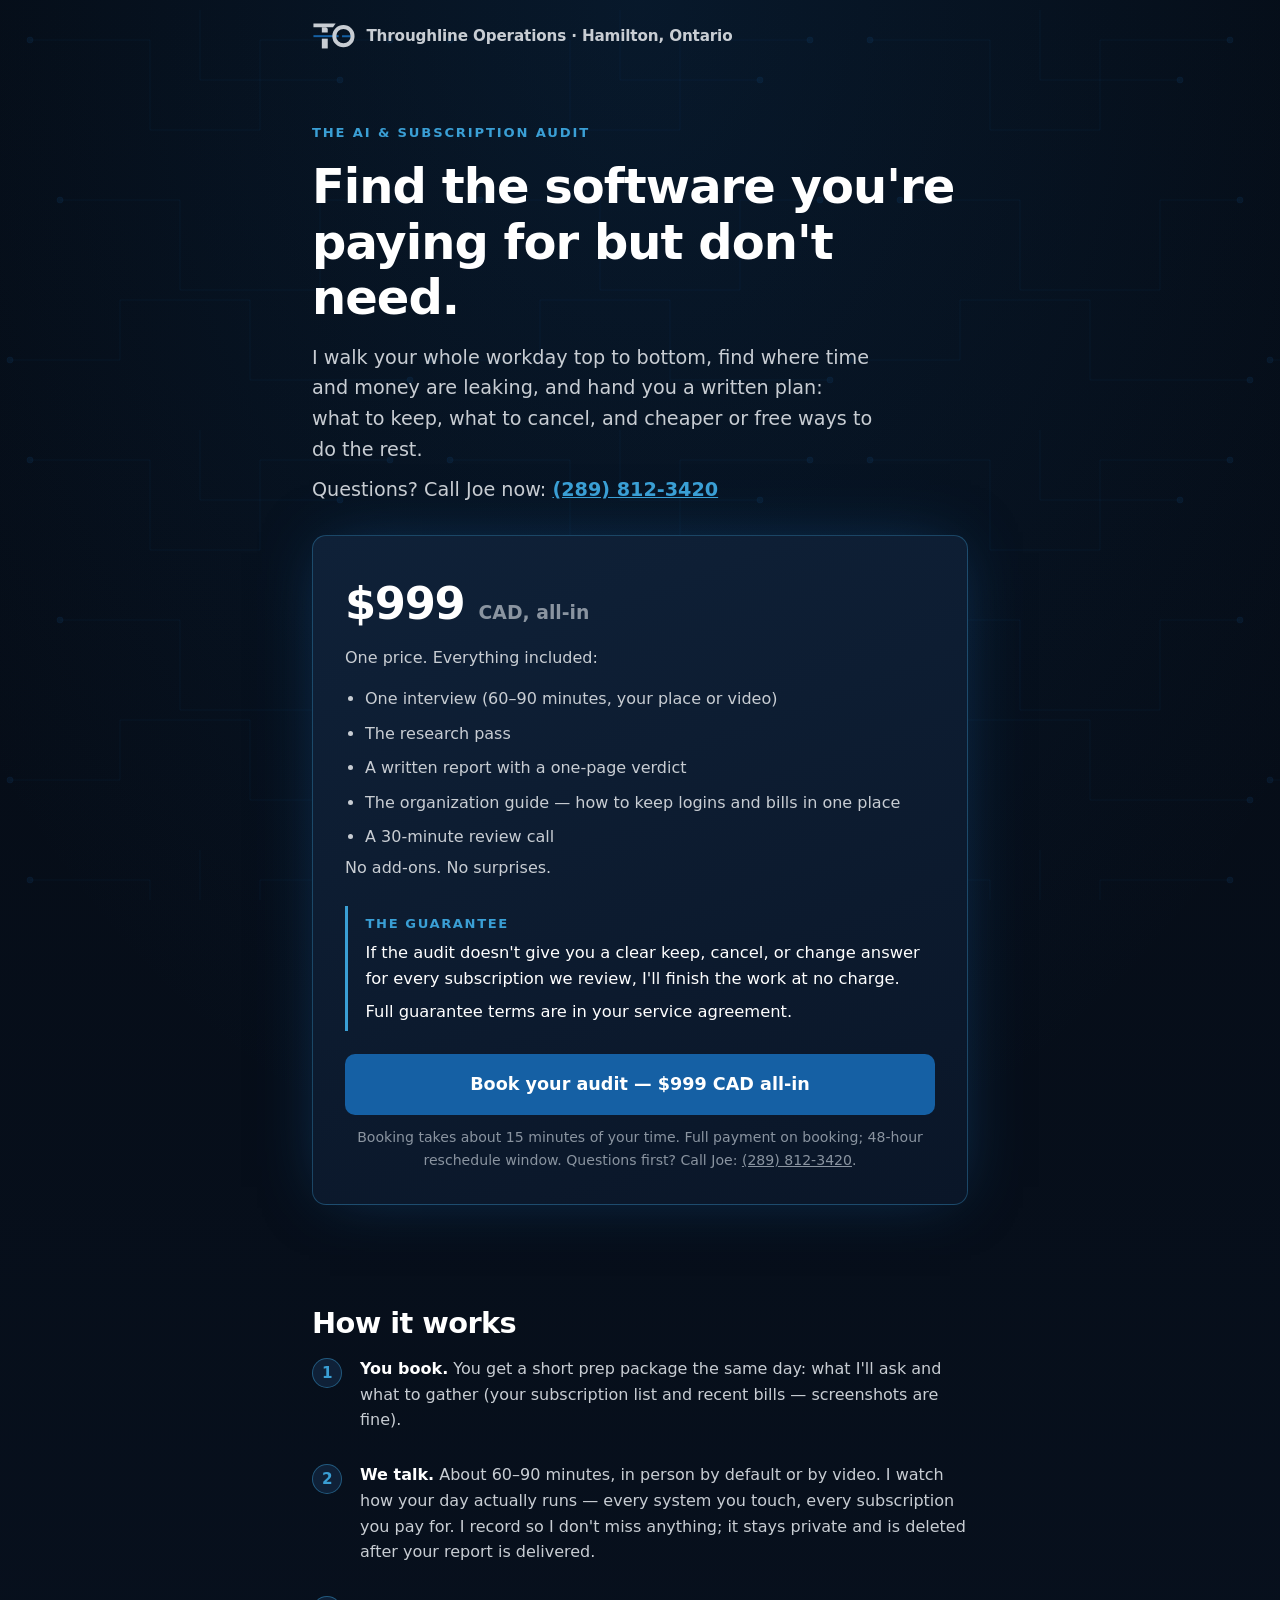
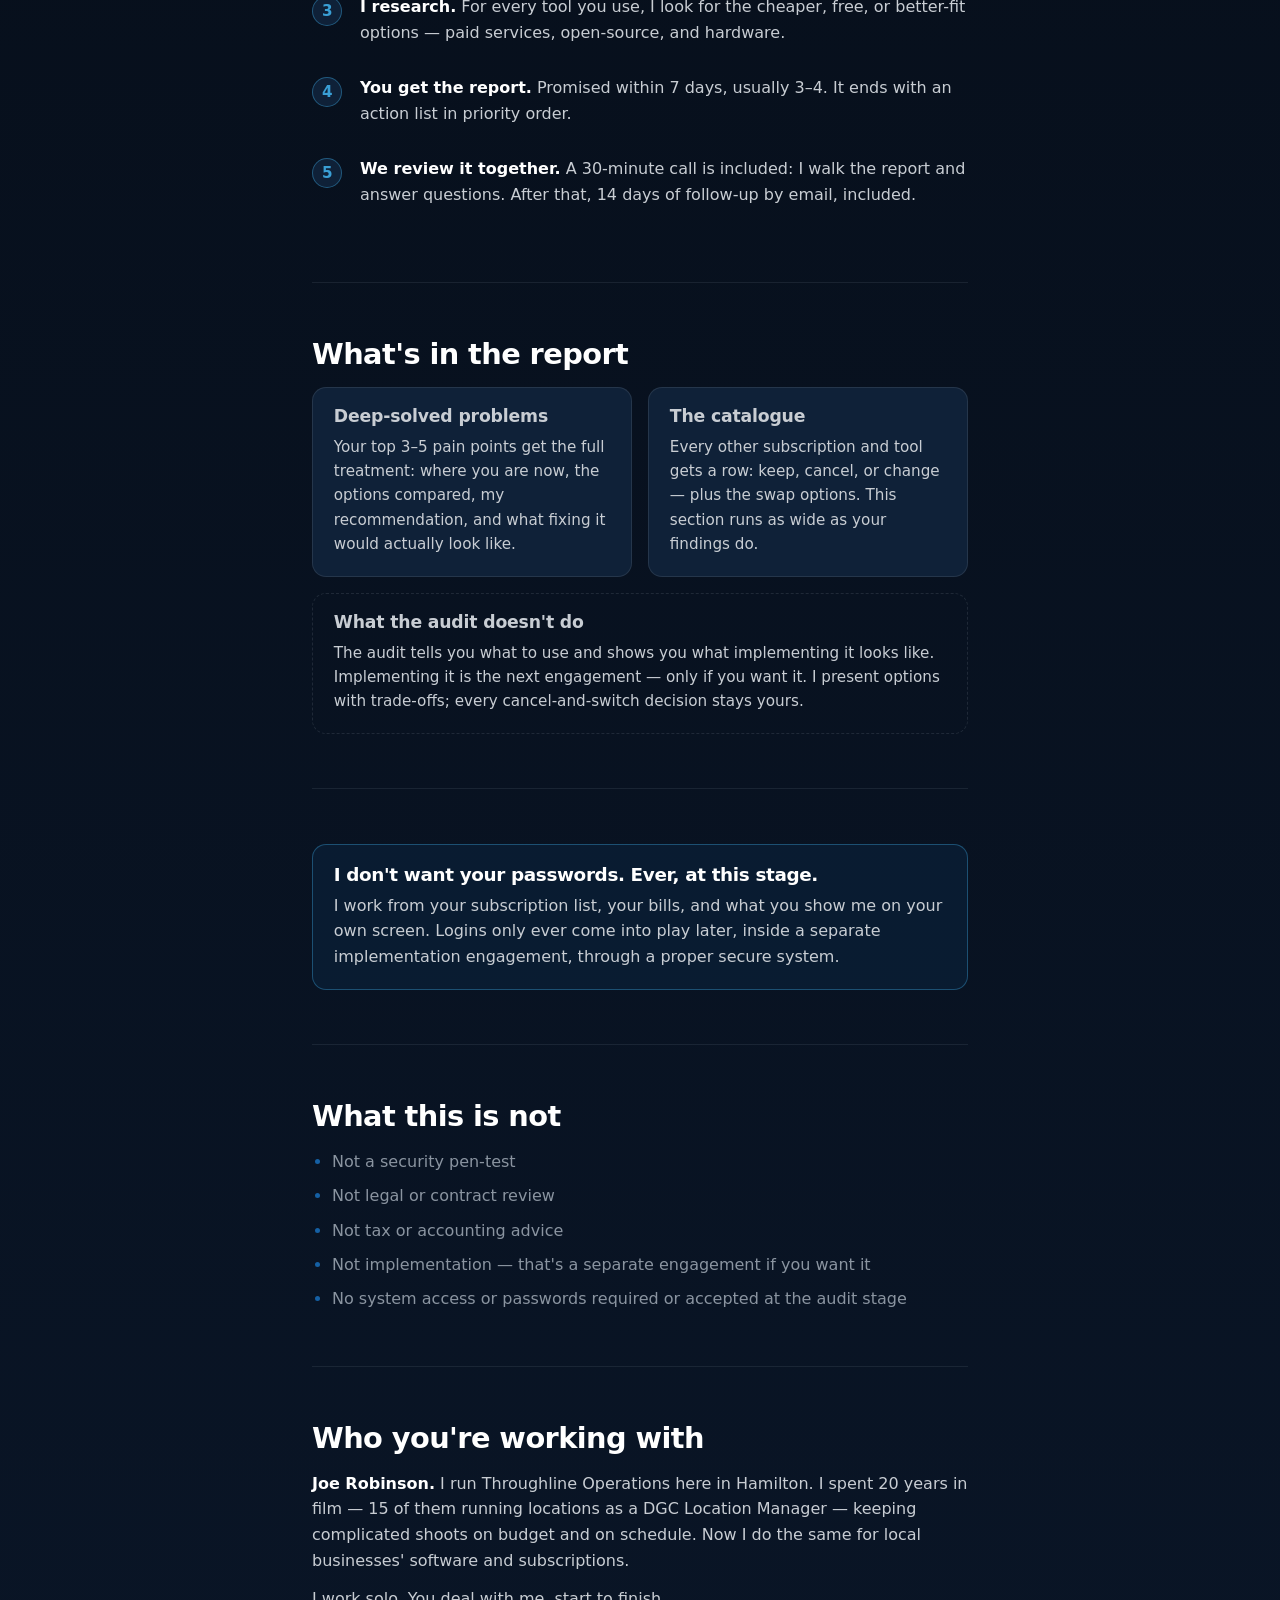
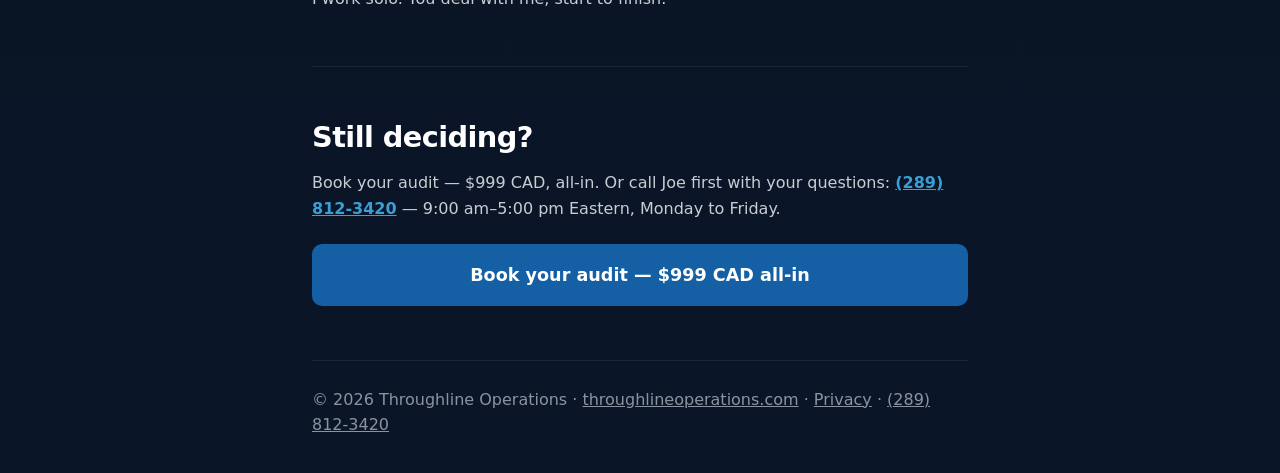
<file: audit.html>
<!DOCTYPE html>
<html lang="en-CA">
<head>
  <meta charset="UTF-8">
  <meta name="viewport" content="width=device-width, initial-scale=1">
  <title>The $999 AI &amp; Subscription Audit — Throughline Operations · Hamilton, Ontario</title>
  <meta name="description" content="One flat $999 CAD, everything included. I walk your whole workday, find where time and money are leaking, and hand you a written plan: what to keep, what to cancel, and cheaper or free ways to do the rest. Hamilton, Ontario.">
  <!-- PUBLISHED COPY: robots is now index, follow (flipped 2026-08-30 per work
       order item 15 + Joe GO). Preview and live copies are identical. -->
  <meta name="robots" content="index, follow">
  <style>
    /* ── Tokens (continuity with live design system) ──────────────────── */
    :root {
      --void:         #050B14;
      --navy:         #0A1628;
      --navy-raised:  #0F2138;
      --signal:       #1560A4;
      --signal-bright:#3a9fd5;
      --chrome:       #C8CDD3;
      --chrome-dim:   #8A94A0;
      --radius: 14px;
      --maxw: 720px;
    }

    /* ── Base ─────────────────────────────────────────────────────────── */
    *, *::before, *::after { box-sizing: border-box; margin: 0; padding: 0; }
    html { -webkit-text-size-adjust: 100%; }
    body {
      font-family: system-ui, -apple-system, 'Segoe UI', Roboto, Helvetica, Arial, sans-serif;
      font-size: 17px;
      line-height: 1.6;
      color: var(--chrome);
      background:
        radial-gradient(120% 60% at 50% 0%, rgba(21,96,164,0.16) 0%, rgba(21,96,164,0) 55%),
        linear-gradient(180deg, var(--void) 0%, var(--navy) 100%);
      -webkit-font-smoothing: antialiased;
    }
    .wrap {
      width: 100%;
      max-width: var(--maxw);
      margin: 0 auto;
      padding: 0 clamp(1.15rem, 4.5vw, 2rem);
    }
    section { padding: clamp(2.2rem, 6vw, 3.4rem) 0; }
    section + section { border-top: 1px solid rgba(138,148,160,0.14); }

    h1, h2, h3 { font-weight: 800; letter-spacing: -0.02em; line-height: 1.15; color: #fff; }
    h1 { font-size: clamp(1.95rem, 6.5vw, 3rem); }
    h2 { font-size: clamp(1.35rem, 4vw, 1.8rem); margin-bottom: 1rem; }
    h3 { font-size: 1.08rem; font-weight: 700; letter-spacing: -0.01em; color: var(--chrome); }
    p, li { font-size: 1rem; }
    p + p { margin-top: 0.8rem; }
    a { color: var(--signal-bright); }
    ul { padding-left: 1.25rem; }
    li + li { margin-top: 0.55rem; }
    strong { color: #fff; }

    /* ── Brand strip ──────────────────────────────────────────────────── */
    .brandbar { display: flex; align-items: center; gap: 0.65rem; padding: 1.4rem 0 0; }
    .brandbar svg { width: 44px; height: 28px; display: block; flex: 0 0 44px; }
    .brandbar svg .brand-word { display: none; }
    .brandbar span { font-weight: 700; font-size: 0.95rem; letter-spacing: -0.01em; color: var(--chrome); }
    .brandbar a { text-decoration: none; }

    /* ── Spice: static circuit-trace background (CSS-only, no animation) ─ */
    .circuit {
      position: fixed;
      inset: 0;
      z-index: -1;
      pointer-events: none;
      opacity: 0.55;
      background-image: url("data:image/svg+xml;utf8,<svg xmlns='http://www.w3.org/2000/svg' width='420' height='420' viewBox='0 0 420 420'><g fill='none' stroke='%231560A4' stroke-opacity='0.16' stroke-width='1'><path d='M30 40 H150 V130 H260 V40 H390'/><circle cx='30' cy='40' r='3' fill='%231560A4' fill-opacity='0.22'/><circle cx='390' cy='40' r='3' fill='%231560A4' fill-opacity='0.22'/><path d='M60 200 H180 V290 H320 V200 H400'/><circle cx='60' cy='200' r='3' fill='%231560A4' fill-opacity='0.22'/><circle cx='400' cy='200' r='3' fill='%231560A4' fill-opacity='0.22'/><path d='M10 360 H120 V300 H250 V380 H410'/><circle cx='10' cy='360' r='3' fill='%231560A4' fill-opacity='0.22'/><circle cx='410' cy='380' r='3' fill='%231560A4' fill-opacity='0.22'/><path d='M200 10 V80 H340'/><circle cx='340' cy='80' r='3' fill='%231560A4' fill-opacity='0.22'/></g></svg>");
      background-size: 420px 420px;
    }

    /* ── Hero ─────────────────────────────────────────────────────────── */
    .hero { padding: clamp(2.6rem, 8vw, 4.5rem) 0 clamp(2.2rem, 6vw, 3rem); }
    .hero .kicker {
      font-size: 0.82rem; font-weight: 700; text-transform: uppercase;
      letter-spacing: 0.14em; color: var(--signal-bright); margin-bottom: 1rem;
    }
    .hero p.lede { font-size: clamp(1.05rem, 3vw, 1.2rem); color: var(--chrome); max-width: 46ch; margin-top: 1.1rem; }

    /* ── Price card + CTA ─────────────────────────────────────────────── */
    .price-card {
      background: linear-gradient(160deg, var(--navy-raised) 0%, var(--navy) 100%);
      border: 1px solid rgba(58,159,213,0.35);
      border-radius: var(--radius);
      padding: clamp(1.4rem, 4.5vw, 2rem);
      margin-top: 1.8rem;
      box-shadow: 0 0 60px -18px rgba(21,96,164,0.55);
    }
    .price-card .price { font-size: clamp(2.2rem, 7vw, 2.8rem); font-weight: 800; color: #fff; letter-spacing: -0.03em; }
    .price-card .price small { font-size: 0.42em; font-weight: 700; color: var(--chrome-dim); letter-spacing: 0; }
    .price-card .allin { color: var(--chrome); margin-top: 0.35rem; }
    .price-card ul { margin-top: 1rem; }

    .cta {
      display: block;
      text-align: center;
      background: var(--signal);
      color: #fff;
      font-weight: 700;
      font-size: 1.1rem;
      text-decoration: none;
      border-radius: 10px;
      padding: 1.05rem 1.4rem;
      margin-top: 1.4rem;
      transition: background .2s ease;
    }
    .cta:hover, .cta:focus-visible { background: #1a70bd; }
    .cta:focus-visible { outline: 3px solid var(--signal-bright); outline-offset: 3px; }
    .cta-note { text-align: center; font-size: 0.88rem; color: var(--chrome-dim); margin-top: 0.7rem; }

    /* ── Guarantee band ───────────────────────────────────────────────── */
    .guarantee {
      border-left: 3px solid var(--signal-bright);
      padding: 0.4rem 0 0.4rem 1.1rem;
      margin-top: 1.6rem;
    }
    .guarantee p { font-size: 1.02rem; color: #fff; }
    .guarantee .lead-in { font-size: 0.82rem; font-weight: 700; text-transform: uppercase; letter-spacing: 0.12em; color: var(--signal-bright); display: block; margin-bottom: 0.4rem; }

    /* ── Steps ────────────────────────────────────────────────────────── */
    .steps { list-style: none; padding: 0; counter-reset: step; }
    .steps li {
      counter-increment: step;
      position: relative;
      padding: 0 0 1.3rem 3rem;
    }
    .steps li::before {
      content: counter(step);
      position: absolute; left: 0; top: 0.1rem;
      width: 1.9rem; height: 1.9rem;
      display: grid; place-items: center;
      background: var(--navy-raised);
      border: 1px solid rgba(58,159,213,0.45);
      border-radius: 50%;
      font-weight: 800; font-size: 0.95rem; color: var(--signal-bright);
    }
    .steps b { color: #fff; }

    /* ── Tiers ────────────────────────────────────────────────────────── */
    .tiers { display: grid; gap: 1rem; }
    @media (min-width: 560px) { .tiers { grid-template-columns: 1fr 1fr; } }
    .tier {
      background: var(--navy-raised);
      border: 1px solid rgba(138,148,160,0.18);
      border-radius: var(--radius);
      padding: 1.2rem 1.3rem;
    }
    .tier h3 { margin-bottom: 0.5rem; }
    .tier p { font-size: 0.95rem; }
    .tier--note {
      grid-column: 1 / -1;
      background: transparent;
      border-style: dashed;
    }

    /* ── No-passwords callout (markup class is .nop — keep in sync) ────── */
    .nop {
      background: rgba(21,96,164,0.12);
      border: 1px solid rgba(58,159,213,0.4);
      border-radius: var(--radius);
      padding: 1.2rem 1.3rem;
    }
    section.nopasswords h2 { font-size: 1.15rem; margin-bottom: 0.5rem; }

    /* ── Not-included list ────────────────────────────────────────────── */
    .not-list { color: var(--chrome-dim); }
    .not-list li::marker { color: var(--signal); }

    /* ── Footer ───────────────────────────────────────────────────────── */
    footer {
      border-top: 1px solid rgba(138,148,160,0.14);
      padding: 1.6rem 0 2.2rem;
      font-size: 0.85rem;
      color: var(--chrome-dim);
    }
    footer a { color: var(--chrome-dim); }
    footer a:hover, footer a:focus-visible { color: var(--chrome); }

    /* ── Reduced motion ───────────────────────────────────────────────── */
    @media (prefers-reduced-motion: reduce) {
      *, *::before, *::after { transition: none !important; animation: none !important; }
    }
  </style>
</head>
<body>
  <div class="circuit" aria-hidden="true"></div>
  <div class="wrap">

    <div class="brandbar">
      <a href="https://throughlineoperations.com/" aria-label="Throughline Operations home">
        <svg viewBox="240 190 902 570" fill="none" role="img" aria-label="Throughline Operations mark">
          <polygon points="269.50,457.80 786.10,457.80 786.10,498.80 269.50,498.80" fill="#1560A4"/>
          <polygon points="855.80,457.80 1036.20,457.80 1077.20,468.05 1077.20,498.80 855.80,498.80" fill="#1560A4"/>
          <polygon points="269.50,220.00 724.60,220.00 671.30,293.80 269.50,293.80" fill="#C8CDD3"/>
          <polygon points="441.70,293.80 529.85,293.80 562.65,324.55 562.65,404.50 441.70,404.50" fill="#C8CDD3"/>
          <rect x="441.70" y="529.55" width="120.95" height="200.90" fill="#C8CDD3"/>
          <path d="M 656.95,478.30 a 227.55,227.55 0 1,0 455.10,0 a 227.55,227.55 0 1,0 -455.10,0 M 736.90,478.30 a 147.60,147.60 0 1,1 295.20,0 a 147.60,147.60 0 1,1 -295.20,0" fill="#C8CDD3" fill-rule="evenodd"/>
          <!-- In-SVG wordmark hidden by CSS (.brand-word): sub-pixel at 44px render.
               The adjacent .brandbar span carries the wordmark in real HTML text. -->
          <g class="brand-word">
            <text x="700" y="980" text-anchor="middle" font-family="system-ui, -apple-system, 'Segoe UI', Roboto, Helvetica, Arial, sans-serif" font-weight="800" letter-spacing="12" font-size="120" fill="#C8CDD3">THROUGHLINE</text>
            <polygon points="270,1028 292,1044 1106,1044 1130,1028 298,1028" fill="#1560A4"/>
            <rect x="224" y="1095" width="76" height="11" fill="#8A94A0"/>
            <text x="700" y="1126" text-anchor="middle" font-family="system-ui, -apple-system, 'Segoe UI', Roboto, Helvetica, Arial, sans-serif" font-weight="700" letter-spacing="26" font-size="58" fill="#C8CDD3">OPERATIONS</text>
            <rect x="1100" y="1095" width="76" height="11" fill="#8A94A0"/>
          </g>
        </svg>
      </a>
      <span>Throughline Operations · Hamilton, Ontario</span>
    </div>

    <!-- HERO + PRICE -->
    <header class="hero">
      <p class="kicker">The AI &amp; Subscription Audit</p>
      <h1>Find the software you're paying for but don't need.</h1>
      <p class="lede">I walk your whole workday top to bottom, find where time and money are leaking, and hand you a written plan: what to keep, what to cancel, and cheaper or free ways to do the rest.</p>
      <p class="lede" style="margin-top:0.6rem;">Questions? Call Joe now: <a href="tel:+12898123420" style="color:var(--signal-bright); font-weight:700;">(289) 812-3420</a></p>

      <div class="price-card">
        <p class="price">$999 <small>CAD, all-in</small></p>
        <p class="allin">One price. Everything included:</p>
        <ul>
          <li>One interview (60–90 minutes, your place or video)</li>
          <li>The research pass</li>
          <li>A written report with a one-page verdict</li>
          <li>The organization guide — how to keep logins and bills in one place</li>
          <li>A 30-minute review call</li>
        </ul>
        <p class="allin">No add-ons. No surprises.</p>

        <div class="guarantee">
          <span class="lead-in">The guarantee</span>
          <p>If the audit doesn't give you a clear keep, cancel, or change answer for every subscription we review, I'll finish the work at no charge.</p>
          <p class="cta-note" style="text-align:left; margin-top:0.4rem;">Full guarantee terms are in your service agreement.</p>
        </div>

        <a class="cta" href="https://throughlineoperations.com/book.html">Book your audit — $999 CAD all-in</a>
        <p class="cta-note">Booking takes about 15 minutes of your time. Full payment on booking; 48-hour reschedule window. Questions first? Call Joe: <a href="tel:+12898123420" style="color:inherit; text-decoration:underline;">(289) 812-3420</a>.</p>
      </div>
    </header>

    <!-- HOW IT WORKS -->
    <section aria-labelledby="how-h">
      <h2 id="how-h">How it works</h2>
      <ol class="steps">
        <li><b>You book.</b> You get a short prep package the same day: what I'll ask and what to gather (your subscription list and recent bills — screenshots are fine).</li>
        <li><b>We talk.</b> About 60–90 minutes, in person by default or by video. I watch how your day actually runs — every system you touch, every subscription you pay for. I record so I don't miss anything; it stays private and is deleted after your report is delivered.</li>
        <li><b>I research.</b> For every tool you use, I look for the cheaper, free, or better-fit options — paid services, open-source, and hardware.</li>
        <li><b>You get the report.</b> Promised within 7 days, usually 3–4. It ends with an action list in priority order.</li>
        <li><b>We review it together.</b> A 30-minute call is included: I walk the report and answer questions. After that, 14 days of follow-up by email, included.</li>
      </ol>
    </section>

    <!-- WHAT'S IN THE REPORT -->
    <section aria-labelledby="report-h">
      <h2 id="report-h">What's in the report</h2>
      <div class="tiers">
        <div class="tier">
          <h3>Deep-solved problems</h3>
          <p>Your top 3–5 pain points get the full treatment: where you are now, the options compared, my recommendation, and what fixing it would actually look like.</p>
        </div>
        <div class="tier">
          <h3>The catalogue</h3>
          <p>Every other subscription and tool gets a row: keep, cancel, or change — plus the swap options. This section runs as wide as your findings do.</p>
        </div>
        <div class="tier tier--note">
          <h3>What the audit doesn't do</h3>
          <p>The audit tells you what to use and shows you what implementing it looks like. Implementing it is the next engagement — only if you want it. I present options with trade-offs; every cancel-and-switch decision stays yours.</p>
        </div>
      </div>
    </section>

    <!-- NO PASSWORDS -->
    <section aria-labelledby="nopw-h" class="nopasswords">
      <div class="nop">
        <h2 id="nopw-h">I don't want your passwords. Ever, at this stage.</h2>
        <p>I work from your subscription list, your bills, and what you show me on your own screen. Logins only ever come into play later, inside a separate implementation engagement, through a proper secure system.</p>
      </div>
    </section>

    <!-- WHAT THIS IS NOT -->
    <section aria-labelledby="not-h">
      <h2 id="not-h">What this is not</h2>
      <ul class="not-list">
        <li>Not a security pen-test</li>
        <li>Not legal or contract review</li>
        <li>Not tax or accounting advice</li>
        <li>Not implementation — that's a separate engagement if you want it</li>
        <li>No system access or passwords required or accepted at the audit stage</li>
      </ul>
    </section>

    <!-- WHO -->
    <section aria-labelledby="who-h">
      <h2 id="who-h">Who you're working with</h2>
      <p><strong>Joe Robinson.</strong> I run Throughline Operations here in Hamilton. I spent 20 years in film — 15 of them running locations as a DGC Location Manager — keeping complicated shoots on budget and on schedule. Now I do the same for local businesses' software and subscriptions.</p>
      <p>I work solo. You deal with me, start to finish.</p>
    </section>

    <!-- FINAL CTA -->
    <section class="final" aria-labelledby="book-h">
      <h2 id="book-h">Still deciding?</h2>
      <p>Book your audit — $999 CAD, all-in. Or call Joe first with your questions: <a href="tel:+12898123420" style="font-weight:700;">(289) 812-3420</a> — 9:00 am–5:00 pm Eastern, Monday to Friday.</p>
      <a class="cta" href="https://throughlineoperations.com/book.html">Book your audit — $999 CAD all-in</a>
    </section>

    <footer>
      <p>© 2026 Throughline Operations · <a href="https://throughlineoperations.com/">throughlineoperations.com</a> · <a href="https://throughlineoperations.com/privacy.html">Privacy</a> · <a href="tel:+12898123420">(289) 812-3420</a></p>
    </footer>

  </div>
</body>
</html>
</file>
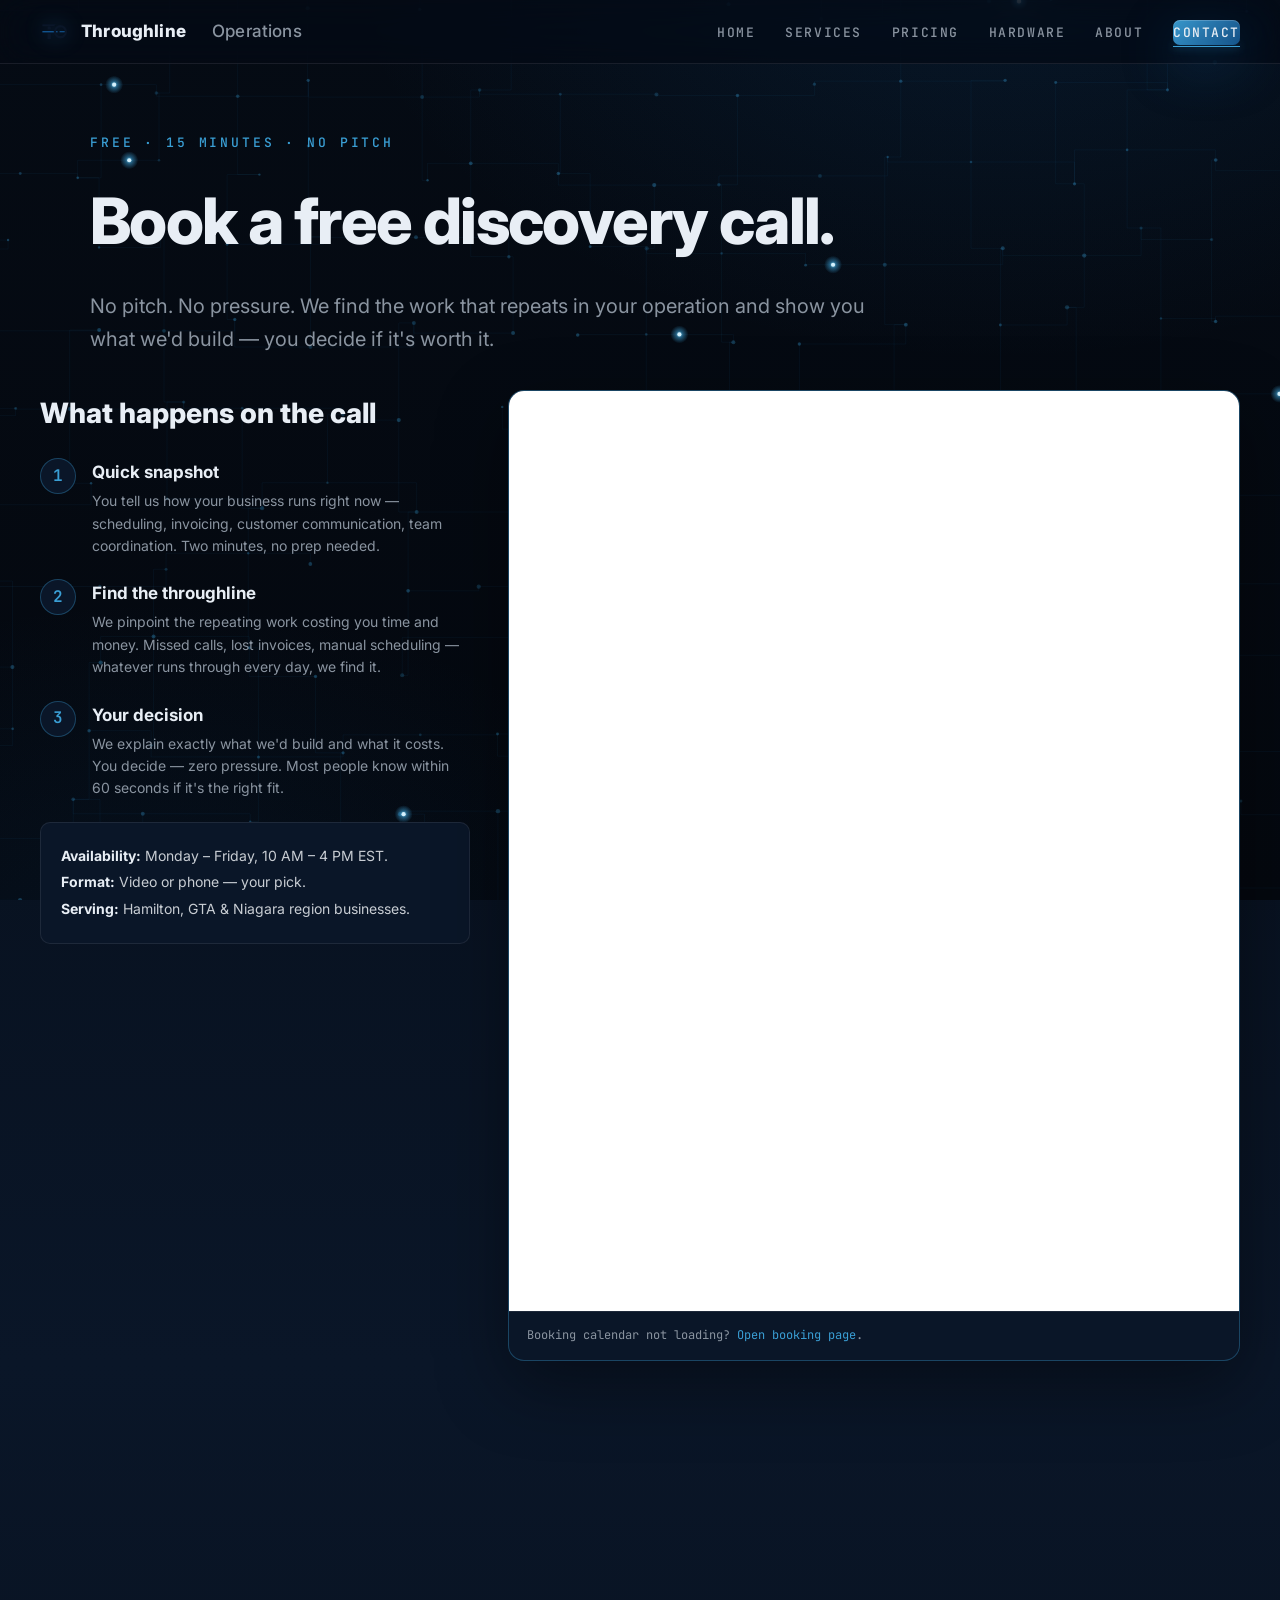
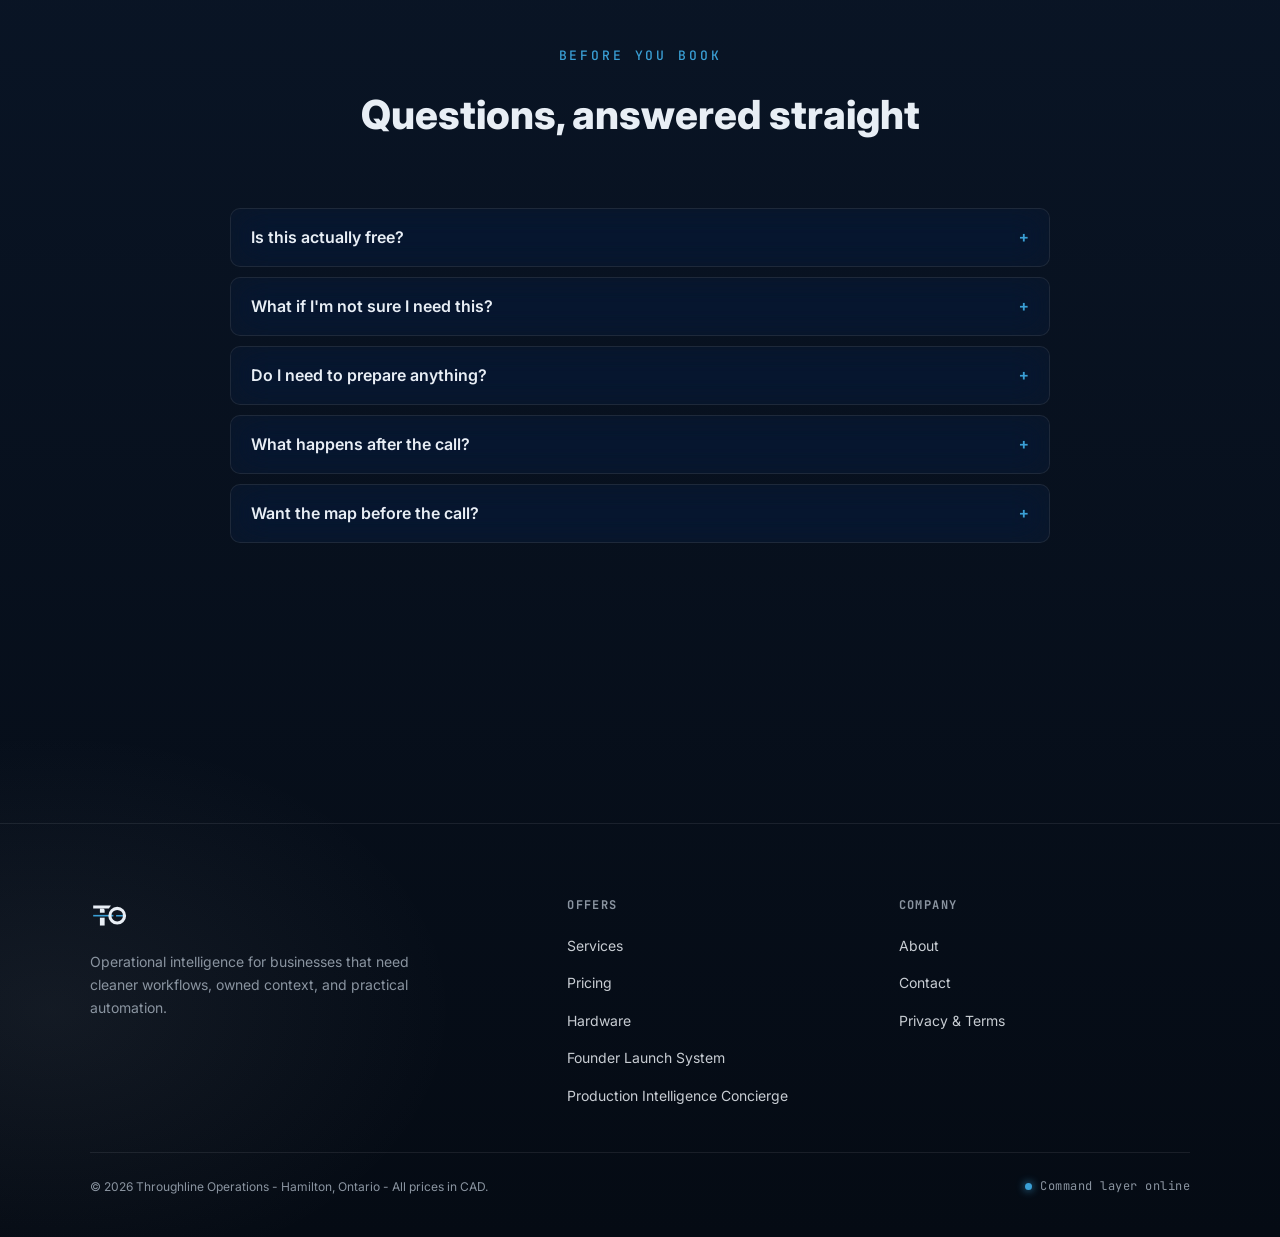
<file: book.html>
<!DOCTYPE html>
<html lang="en">
<head>
<meta charset="UTF-8">
<meta name="viewport" content="width=device-width, initial-scale=1.0">
<meta name="theme-color" content="#0A1628">
<title>Book a Free Discovery Call — Throughline Operations</title>
<meta name="description" content="Book a free 15-minute discovery call. No pitch, no pressure — we find the work that repeats in your operation and show you what we'd build. Hamilton & GTA.">
<link rel="canonical" href="https://throughlineoperations.com/book.html">
<meta property="og:type" content="website">
<meta property="og:title" content="Book a Free Discovery Call — Throughline Operations">
<meta property="og:description" content="A free 15-minute call. We find the work that should run itself and you decide if you want it built.">
<meta property="og:url" content="https://throughlineoperations.com/book.html">
<meta property="og:image" content="https://throughlineoperations.com/assets/images/01_square_mark_TO_blue_throughline_transparent.svg">
<meta name="twitter:card" content="summary">
<link rel="icon" type="image/png" href="assets/images/01_square_mark_TO_blue_throughline_transparent_64_favicon.png">
<link rel="preconnect" href="https://fonts.googleapis.com">
<link rel="preconnect" href="https://fonts.gstatic.com" crossorigin>
<link href="https://fonts.googleapis.com/css2?family=Inter:wght@400;500;600;700;800;900&family=JetBrains+Mono:wght@400;500;600&display=swap" rel="stylesheet">
<link rel="stylesheet" href="assets/css/throughline-v2.css?v=4">
<style>
.page-hero { padding: 128px 0 18px; }
.page-hero h1 { font-size: var(--t-h1); font-weight: 800; letter-spacing: -0.025em; }
.page-hero p { font-size: var(--t-lead); color: var(--chrome-dim); max-width: 62ch; margin-top: 16px; }
.book-layout-section { padding-top: 16px; }
.book-layout-section .container { max-width: 1480px; }
.book-grid { display: grid; grid-template-columns: minmax(280px, 430px) minmax(720px, 1fr); gap: clamp(28px, 3vw, 46px); align-items: start; }
.book-call-panel { max-width: 430px; }
@media (max-width: 1180px) { .book-grid { grid-template-columns: 1fr; } .book-call-panel { max-width: 760px; } }
.call-step { display: flex; gap: 16px; margin-bottom: 22px; }
.call-step .n { flex-shrink: 0; width: 36px; height: 36px; border-radius: 50%; border: 1px solid var(--edge-hi); display: flex; align-items: center; justify-content: center; font-family: var(--font-mono); font-weight: 600; color: var(--signal-bright); background: var(--navy); }
.call-step h3 { font-size: 17px; font-weight: 700; color: var(--chrome-bright); margin-bottom: 4px; }
.call-step p { font-size: 14px; color: var(--chrome-dim); line-height: 1.6; }
.call-note { border: 1px solid var(--edge); border-radius: var(--radius); background: var(--navy); padding: 20px; font-size: 14px; color: var(--chrome); line-height: 1.9; margin-top: 12px; }
.call-note b { color: var(--chrome-bright); }
.appointment-wrap { border: 1px solid var(--edge-hi); border-radius: var(--radius-lg); overflow: hidden; background: var(--navy); box-shadow: 0 24px 70px rgba(0,0,0,0.4); }
.appointment-wrap iframe { width: 100%; height: clamp(920px, 86vh, 1080px); min-height: 920px; border: 0; display: block; background: #fff; }
@media (max-width: 640px) { .appointment-wrap iframe { height: 840px; min-height: 840px; } }
.appointment-fallback { padding: 14px 18px; font-family: var(--font-mono); font-size: 12px; color: var(--chrome-dim); border-top: 1px solid var(--edge); }
.book-faq { max-width: 820px; margin: 0 auto; display: flex; flex-direction: column; gap: 10px; }
.faq-item { border: 1px solid var(--edge); border-radius: var(--radius); background: var(--navy); overflow: hidden; }
.faq-q { width: 100%; text-align: left; background: none; border: none; cursor: pointer; padding: 18px 20px; font-family: var(--font-body); font-size: 16px; font-weight: 600; color: var(--chrome-bright); display: flex; justify-content: space-between; gap: 16px; }
.faq-q .pm { font-family: var(--font-mono); color: var(--signal-bright); transition: transform 0.3s; }
.faq-q[aria-expanded="true"] .pm { transform: rotate(45deg); }
.faq-a { max-height: 0; overflow: hidden; transition: max-height 0.35s var(--ease-out); }
.faq-a p { padding: 0 20px 18px; font-size: 15px; color: var(--chrome-dim); line-height: 1.65; }
</style>
<script type="application/ld+json" data-v3-schema>
{
  "@context": "https://schema.org",
  "@type": "ContactPage",
  "name": "Contact",
  "headline": "Contact | Throughline Operations",
  "description": "Book a discovery call with Throughline Operations for AI operations, automation, private deployment, or founder launch support.",
  "url": "https://throughlineoperations.com/book.html",
  "isPartOf": {
    "@type": "WebSite",
    "name": "Throughline Operations",
    "url": "https://throughlineoperations.com/"
  },
  "publisher": {
    "@type": "Organization",
    "name": "Throughline Operations",
    "url": "https://throughlineoperations.com/",
    "logo": "https://throughlineoperations.com/assets/images/01_square_mark_TO_blue_throughline_transparent.svg"
  }
}
</script>
</head>
<body>

<canvas id="circuitField" class="circuit-field" aria-hidden="true"></canvas>
<a class="skip-link" href="#main">Skip to content</a>

<nav class="site-nav">
  <a href="index.html" class="nav-brand" aria-label="Throughline Operations home">
    <img src="assets/images/01_square_mark_TO_blue_throughline_transparent.svg" alt="" width="30" height="30">
    <b>Throughline</b>&nbsp;<span>Operations</span>
  </a>
  <button class="nav-toggle" aria-label="Toggle menu" aria-expanded="false"><span></span><span></span><span></span></button>
  <ul class="nav-links">
    <li><a href="index.html">Home</a></li>
    <li><a href="services.html">Services</a></li>
    <li><a href="pricing.html">Pricing</a></li>
    <li><a href="hardware.html">Hardware</a></li>
    <li><a href="about.html">About</a></li>
    <li><a href="book.html" class="nav-cta" aria-current="page">Contact</a></li>
  </ul>
</nav>

<main id="main">

<section class="page-hero">
  <div class="container">
    <span class="eyebrow rv">Free · 15 minutes · no pitch</span>
    <h1 id="bookHeading" class="rv rv-1" style="margin-top:14px;">Book a free discovery call.</h1>
    <p id="bookSub" class="rv rv-2">No pitch. No pressure. We find the work that repeats in your operation and show you what we'd build — you decide if it's worth it.</p>
  </div>
</section>

<section class="section book-layout-section">
  <div class="container">
    <div class="book-grid">
      <div class="book-call-panel rv">
        <h2 style="font-family:var(--font-display);font-weight:800;font-size:var(--t-h3);margin-bottom:22px;color:var(--chrome-bright);">What happens on the call</h2>
        <div class="call-step"><div class="n">1</div><div><h3>Quick snapshot</h3><p>You tell us how your business runs right now — scheduling, invoicing, customer communication, team coordination. Two minutes, no prep needed.</p></div></div>
        <div class="call-step"><div class="n">2</div><div><h3>Find the throughline</h3><p id="step2Desc">We pinpoint the repeating work costing you time and money. Missed calls, lost invoices, manual scheduling — whatever runs through every day, we find it.</p></div></div>
        <div class="call-step"><div class="n">3</div><div><h3>Your decision</h3><p id="step3Desc">We explain exactly what we'd build and what it costs. You decide — zero pressure. Most people know within 60 seconds if it's the right fit.</p></div></div>
        <div class="call-note">
          <b>Availability:</b> Monday – Friday, 10 AM – 4 PM EST.<br>
          <b>Format:</b> Video or phone — your pick.<br>
          <b>Serving:</b> Hamilton, GTA &amp; Niagara region businesses.
        </div>
      </div>

      <div class="appointment-wrap rv rv-1">
        <!-- Google Calendar Appointment Scheduling begin -->
        <iframe
          src="https://calendar.google.com/calendar/appointments/schedules/AcZssZ0SUPWD3oOx4T56RYMzv47qZlR2C3Qg-IqhCb9ZK32UeBbP2kys6EWypj6xP2oXkZiUDemzHco7?gv=true"
          title="Book a call with Throughline Operations" style="border: 0" width="100%" height="960" frameborder="0" loading="lazy"></iframe>
        <!-- end Google Calendar Appointment Scheduling -->
        <p class="appointment-fallback">Booking calendar not loading? <a href="https://calendar.app.google/FGo5yHGofDzGMH9Q7" target="_blank" rel="noopener">Open booking page</a>.</p>
      </div>
    </div>
  </div>
</section>

<section class="section">
  <div class="container">
    <div class="section-head center rv"><span class="eyebrow">Before you book</span><h2>Questions, answered straight</h2></div>
    <div class="book-faq">
      <div class="faq-item"><button class="faq-q" aria-expanded="false">Is this actually free?<span class="pm">+</span></button><div class="faq-a"><p>Yes. The discovery call is free, always. We use it to understand your operations and show you what we'd build. If we're a fit, we'll quote you on the spot. If not, you still leave with clarity on your biggest operational leak.</p></div></div>
      <div class="faq-item"><button class="faq-q" aria-expanded="false">What if I'm not sure I need this?<span class="pm">+</span></button><div class="faq-a"><p>That's exactly who this call is for. If you're losing time to manual scheduling, chasing invoices, or your team runs on text messages and memory — there's something to fix. The call tells you what it is and whether it's worth fixing.</p></div></div>
      <div class="faq-item"><button class="faq-q" aria-expanded="false">Do I need to prepare anything?<span class="pm">+</span></button><div class="faq-a"><p>No prep needed. Just show up ready to describe how your day-to-day operations work — how jobs get booked, how you invoice, how your team communicates. We'll ask the right questions.</p></div></div>
      <div class="faq-item"><button class="faq-q" aria-expanded="false">What happens after the call?<span class="pm">+</span></button><div class="faq-a"><p id="faqAfter">If you want to move forward, we'll recommend the right engagement based on your needs — from a fixed-scope Business Automation Buildout to a private AI deployment. You'll know the exact scope and price before you commit. If you're not ready, no follow-up pressure.</p></div></div>
      <div class="faq-item"><button class="faq-q" aria-expanded="false">Want the map before the call?<span class="pm">+</span></button><div class="faq-a"><p>The $2,499 AI Operations Blueprint is the paid version of this: an operations mapping engagement, client-owned Operations Manual, and 90-day roadmap credited toward a build within 60 days.</p></div></div>
    </div>
  </div>
</section>

</main>

<footer class="site-footer">
  <div class="container">
    <div class="footer-top">
      <div class="footer-brand-block">
        <img src="assets/images/03_square_mark_TO_chrome.svg" alt="Throughline Operations">
        <p>Operational intelligence for businesses that need cleaner workflows, owned context, and practical automation.</p>
      </div>
      <div class="footer-col">
        <h4>Offers</h4>
        <ul>
          <li><a href="services.html">Services</a></li>
          <li><a href="pricing.html">Pricing</a></li>
          <li><a href="hardware.html">Hardware</a></li>
          <li><a href="founder.html">Founder Launch System</a></li>
          <li><a href="vip.html">Production Intelligence Concierge</a></li>
        </ul>
      </div>
      <div class="footer-col">
        <h4>Company</h4>
        <ul>
          <li><a href="about.html">About</a></li>
          <li><a href="book.html">Contact</a></li>
          <li><a href="privacy.html">Privacy &amp; Terms</a></li>
        </ul>
      </div>
    </div>
    <div class="footer-bottom">
      <p class="footer-entity">&copy; <span data-year>2026</span> Throughline Operations - Hamilton, Ontario - All prices in CAD.</p>
      <span class="footer-status"><span class="dot"></span> Command layer online</span>
    </div>
  </div>
</footer>

<script src="assets/js/live-circuit.js?v=1" defer></script>
<script src="assets/js/site.js?v=4" defer></script>
<script>
/* FAQ accordion */
document.querySelectorAll('.faq-q').forEach((q) => {
  q.addEventListener('click', () => {
    const open = q.getAttribute('aria-expanded') === 'true';
    q.setAttribute('aria-expanded', open ? 'false' : 'true');
    const a = q.nextElementSibling;
    a.style.maxHeight = open ? '0' : a.scrollHeight + 'px';
  });
});

/* tier/service-aware booking — context from services.html & homepage (5 services + blueprint) */
const params = new URLSearchParams(window.location.search);
const tier = params.get('tier');
const service = params.get('service');
const setText = (id, text) => { const el = document.getElementById(id); if (el) el.textContent = text; };

const SPRINTS = {
  'blueprint': { name: 'AI Operations Blueprint', price: '$2,499', blurb: 'client-owned Operations Manual and 90-day roadmap' },
  'buildout': { name: 'Business Automation Buildout', price: 'Starting at $9,999', blurb: '3-6 automations, SOPs, dashboards, and onboarding' },
  'workforce-os': { name: 'AI Workforce Operating System', price: 'Typical $24,999-$49,999', blurb: 'owned intelligence layer with approval flows and reporting' }
};
const SERVICES = {
  website:    { name: 'Website and AI Visibility Refresh', price: 'from $2,499', blurb: 'refreshing the site and visibility layer inside the new ladder' },
  deployment: { name: 'Private AI Command Center', price: 'Starting at $59,999', blurb: 'private deployment, hardware consulting, model routing, and executive dashboard' },
  agents:     { name: 'AI Agent Build',       price: 'scoped to your tools', blurb: 'a custom agent that handles a real operational task in your stack' },
  blueprint:  { name: 'AI Operations Blueprint', price: '$2,499', blurb: 'client-owned Operations Manual and 90-day roadmap' }
};

if (tier && SPRINTS[tier]) {
  const t = SPRINTS[tier];
  setText('bookHeading', 'Book your ' + t.name + '.');
  setText('bookSub', 'You’re looking at the ' + t.name + ' (' + t.price + ') — ' + t.blurb + '. This call confirms the scope and fit. No pressure.');
  setText('step3Desc', 'We’ll scope your ' + t.name + ' — ' + t.blurb + ' — at a fixed price (' + t.price + '), built with you and documented so your team owns it.');
  setText('faqAfter', 'If you want to move forward, we kick off the ' + t.name + ' — ' + t.blurb + '. Fixed scope at ' + t.price + ', built with you, documented. If you’re not ready, no follow-up pressure.');
} else if (service && SERVICES[service]) {
  const s = SERVICES[service];
  setText('bookHeading', 'Let’s talk ' + s.name + '.');
  setText('bookSub', 'You’re interested in ' + s.name + ' (' + s.price + ') — ' + s.blurb + '. This call scopes exactly what your business needs.');
  setText('step3Desc', 'We’ll outline a ' + s.name + ' engagement — ' + s.blurb + ' — architected and deployed with you. You’ll know the scope and price before you commit.');
  setText('faqAfter', 'If you want to move forward, we scope a ' + s.name + ' engagement — ' + s.blurb + '. We architect and deploy it with you, documented end to end. If you’re not ready, no follow-up pressure.');
}
</script>
</body>
</html>
</file>
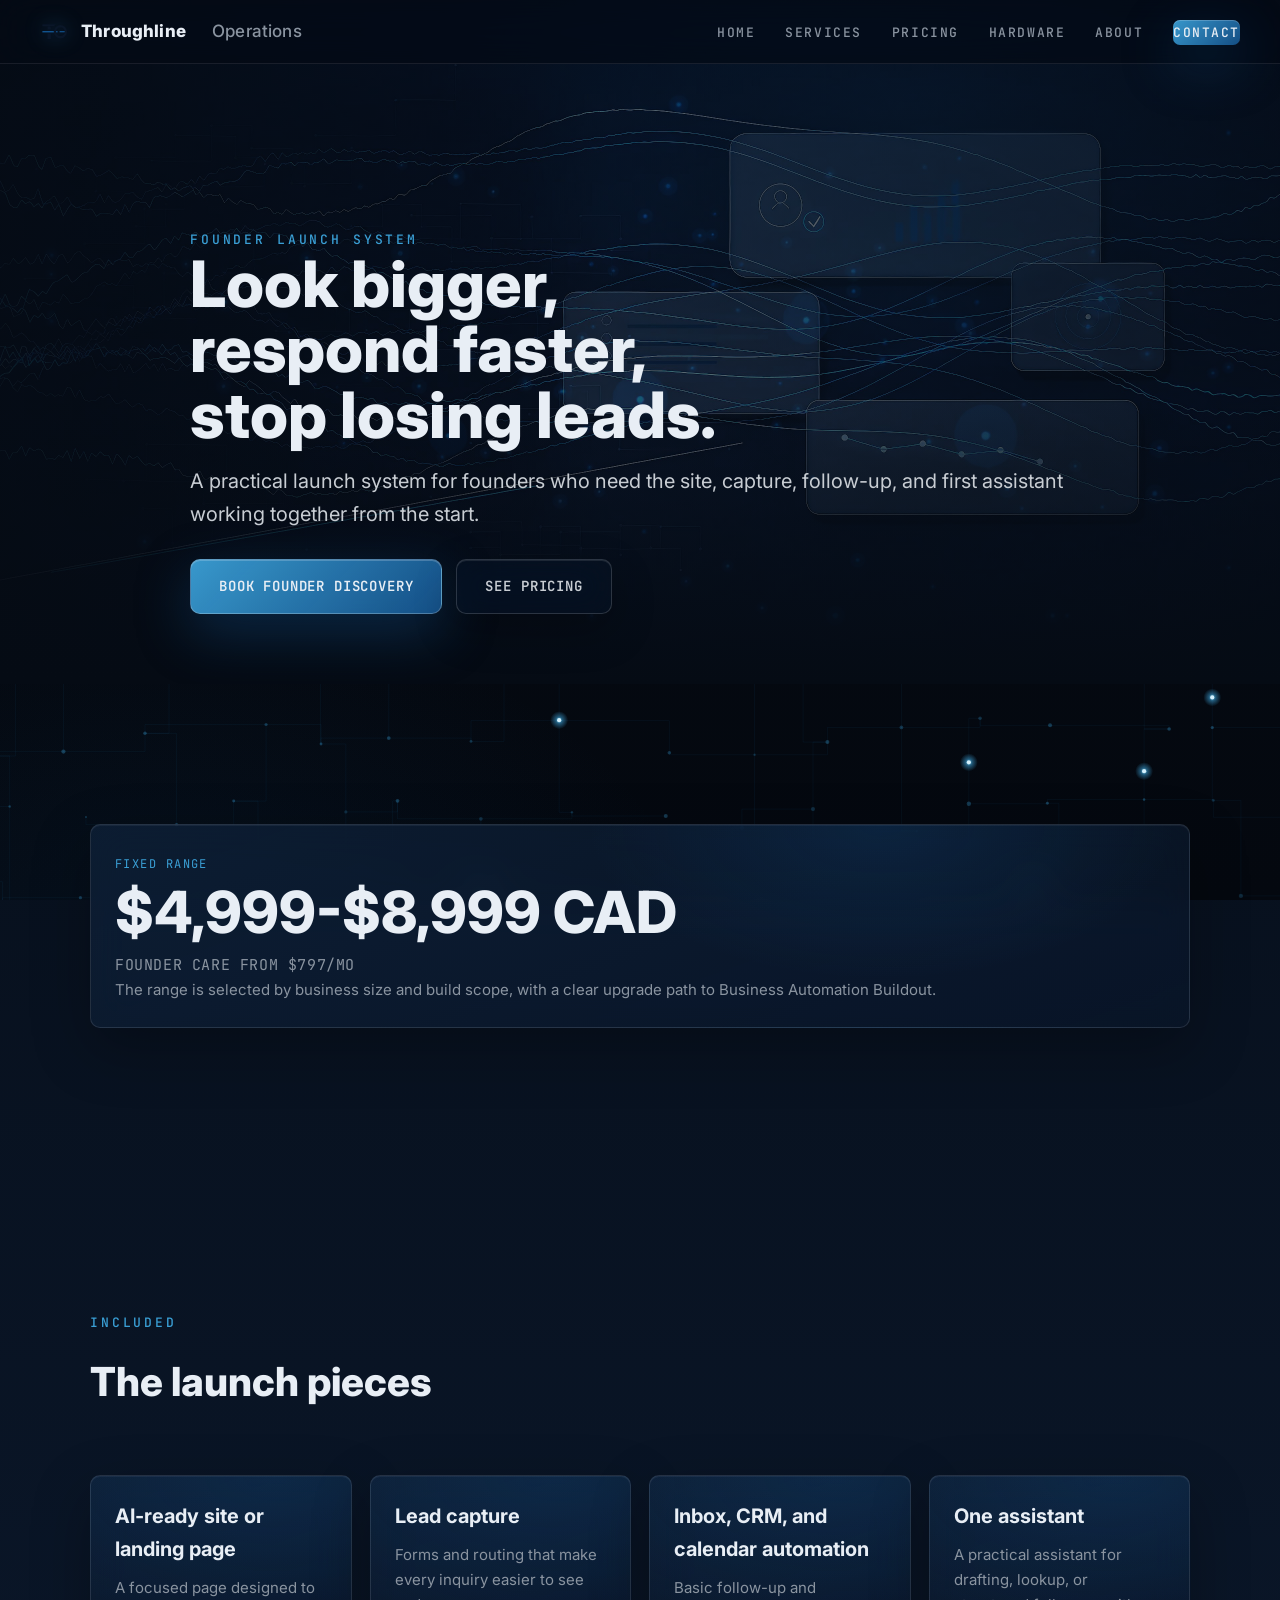
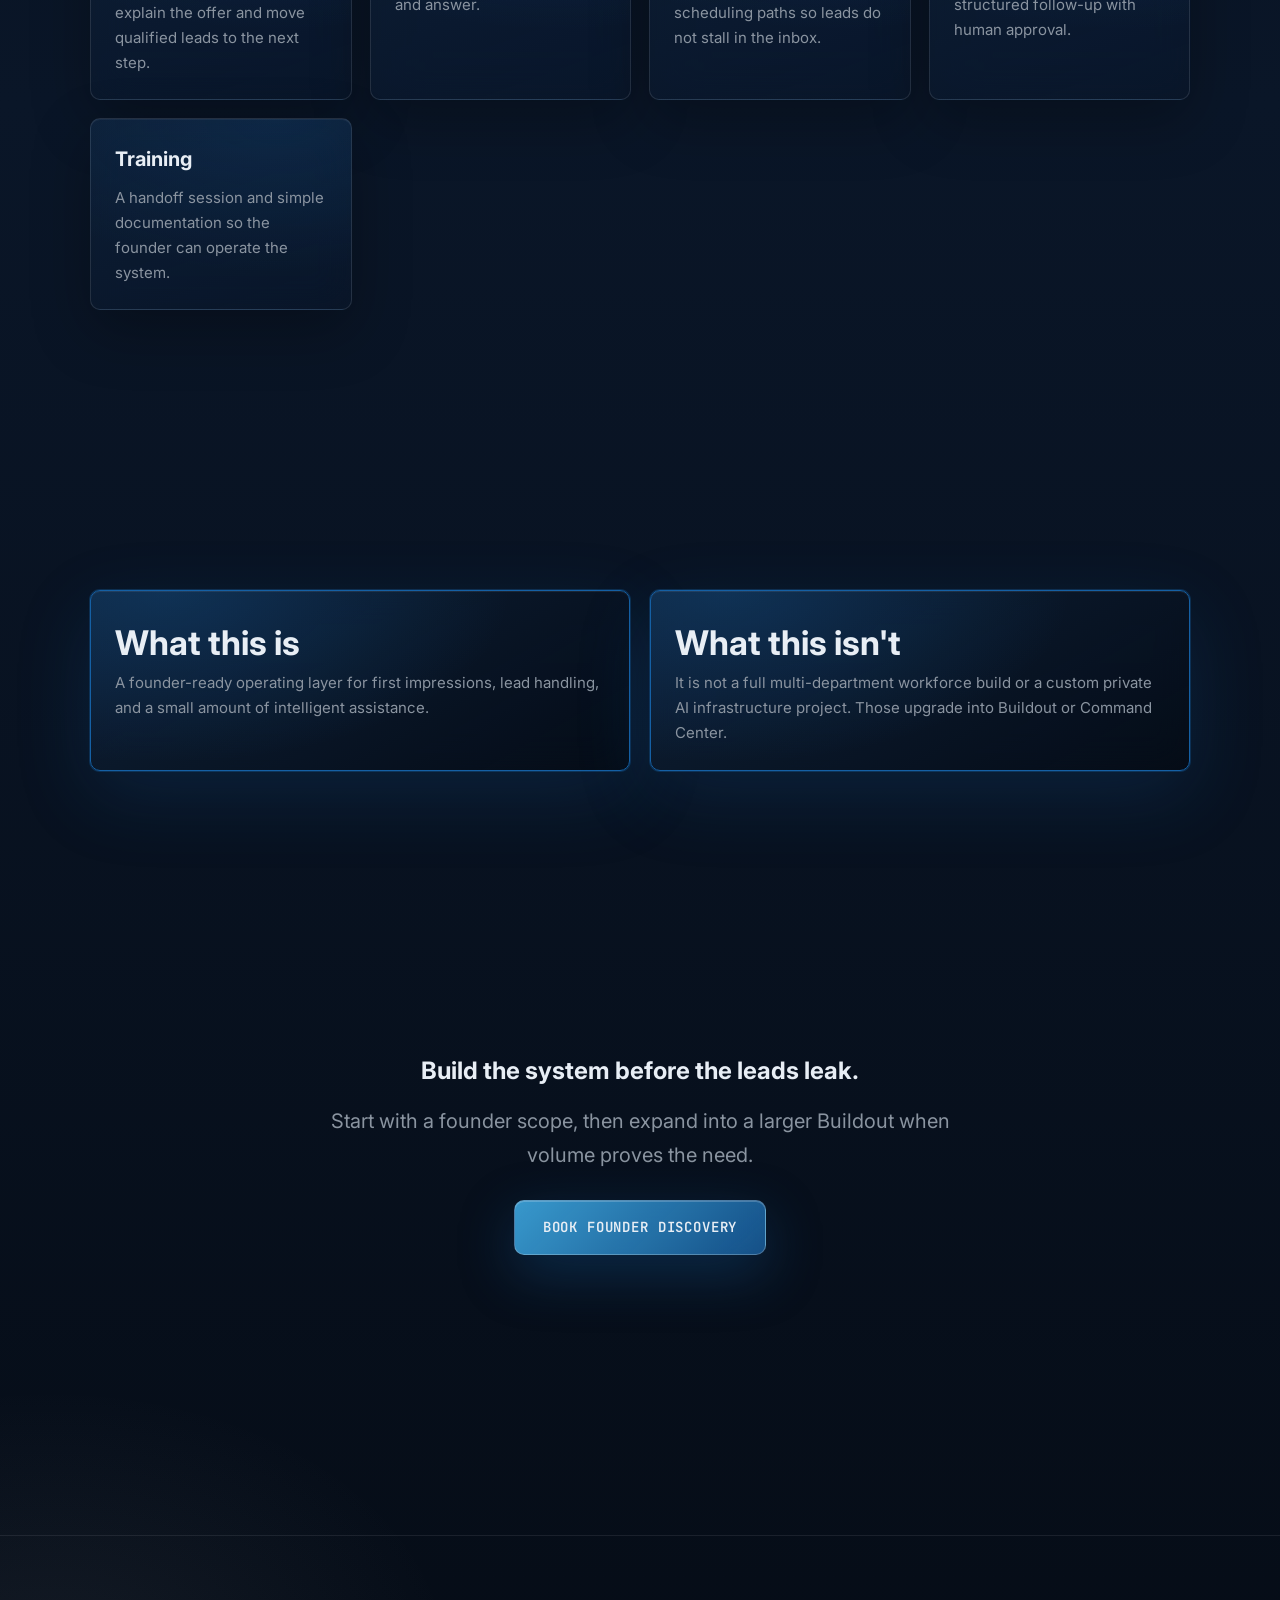
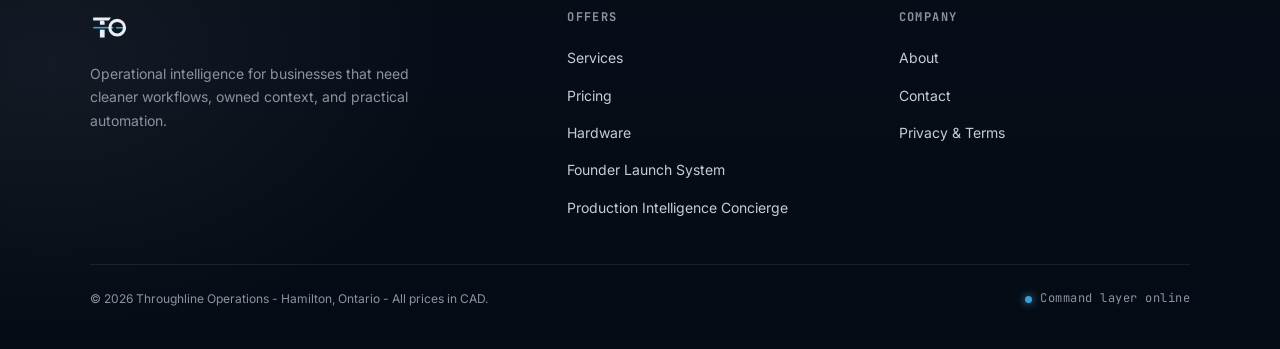
<file: founder.html>
<!DOCTYPE html>
<html lang="en">
<head>
<meta charset="UTF-8">
<meta name="viewport" content="width=device-width, initial-scale=1.0">
<meta name="theme-color" content="#0A1628">
<title>Founder Launch System | Throughline Operations</title>
<meta name="description" content="A founder-ready launch system with AI-ready page, lead capture, automations, one assistant, and training.">
<link rel="canonical" href="https://throughlineoperations.com/founder.html">
<meta property="og:type" content="website">
<meta property="og:title" content="Founder Launch System | Throughline Operations">
<meta property="og:description" content="A founder-ready launch system with AI-ready page, lead capture, automations, one assistant, and training.">
<meta property="og:url" content="https://throughlineoperations.com/founder.html">
<meta property="og:image" content="https://throughlineoperations.com/assets/images/01_square_mark_TO_blue_throughline_transparent.svg">
<meta name="twitter:card" content="summary">
<link rel="icon" type="image/png" href="assets/images/01_square_mark_TO_blue_throughline_transparent_64_favicon.png">
<link rel="preconnect" href="https://fonts.googleapis.com">
<link rel="preconnect" href="https://fonts.gstatic.com" crossorigin>
<link href="https://fonts.googleapis.com/css2?family=Inter:wght@400;500;600;700;800;900&family=JetBrains+Mono:wght@400;500;600&display=swap" rel="stylesheet">
<link rel="preload" as="image" href="assets/images/Website-image-founder-banner.png">
<link rel="stylesheet" href="assets/css/throughline-v2.css?v=4">
<style>
.v3-hero { padding: 136px 0 56px; background: linear-gradient(160deg, rgba(10,22,40,.92), rgba(5,11,20,.82)), url('assets/images/about-banner.png'); background-size: cover; background-position: center; }
.v3-hero.field { background-image: linear-gradient(160deg, rgba(10,22,40,.94), rgba(5,11,20,.86)); }
.v3-hero h1 { font-size: var(--t-h1); max-width: 15ch; font-weight: 800; line-height: 1.02; }
.v3-hero p { max-width: 68ch; margin-top: 18px; font-size: var(--t-lead); color: var(--chrome-dim); }
.v3-actions { display: flex; flex-wrap: wrap; gap: 14px; margin-top: 28px; }
.v3-grid { display: grid; grid-template-columns: repeat(auto-fit, minmax(240px, 1fr)); gap: 18px; }
.v3-grid.three { grid-template-columns: repeat(3, minmax(0, 1fr)); }
.v3-grid.five { grid-template-columns: repeat(auto-fit, minmax(200px, 1fr)); }
@media (max-width: 860px) { .v3-grid.three { grid-template-columns: 1fr; } }
.v3-card, .v3-panel { border: 1px solid var(--edge); border-radius: var(--radius); background: var(--navy); padding: 24px; }
.v3-card h3, .v3-panel h3 { font-size: 20px; margin-bottom: 10px; }
.v3-card p, .v3-card li, .v3-panel p, .v3-panel li { color: var(--chrome-dim); font-size: 15px; line-height: 1.65; }
.v3-card ul, .v3-panel ul { padding-left: 20px; margin-top: 12px; }
.v3-price { font-family: var(--font-mono); color: var(--chrome-bright); font-size: 24px; font-weight: 700; margin: 12px 0; }
.v3-dominant { border-color: var(--signal-bright); box-shadow: 0 0 0 1px rgba(58,159,213,.28), 0 24px 60px rgba(21,96,164,.28); }
.v3-kicker { font-family: var(--font-mono); color: var(--signal-bright); letter-spacing: .12em; text-transform: uppercase; font-size: 12px; }
.v3-table { width: 100%; border-collapse: collapse; overflow: hidden; border: 1px solid var(--edge); border-radius: var(--radius); }
.v3-table th, .v3-table td { border-bottom: 1px solid var(--edge); padding: 16px; vertical-align: top; text-align: left; }
.v3-table th { color: var(--chrome-bright); font-family: var(--font-mono); font-size: 12px; letter-spacing: .08em; text-transform: uppercase; }
.v3-table td { color: var(--chrome-dim); }
.v3-table tr:last-child td { border-bottom: 0; }
.v3-split { display: grid; grid-template-columns: 1fr 1fr; gap: 20px; }
@media (max-width: 760px) { .v3-split { grid-template-columns: 1fr; } }
.v3-flow { display: flex; flex-wrap: wrap; gap: 12px; align-items: center; margin-top: 18px; }
.v3-flow span { border: 1px solid var(--edge-hi); border-radius: var(--radius); padding: 12px 14px; color: var(--chrome-bright); background: rgba(15,33,56,.72); }
.v3-note { border-left: 2px solid var(--signal-bright); padding-left: 18px; color: var(--chrome-dim); margin-top: 20px; }
.v3-section-tight { padding-top: 34px; }
.proof-slot { display: none; }
</style>
<script type="application/ld+json" data-v3-schema>
{
  "@context": "https://schema.org",
  "@type": "Service",
  "name": "Founder Launch System",
  "headline": "Founder Launch System | Throughline Operations",
  "description": "A founder-ready launch system with AI-ready page, lead capture, automations, one assistant, and training.",
  "url": "https://throughlineoperations.com/founder.html",
  "isPartOf": {
    "@type": "WebSite",
    "name": "Throughline Operations",
    "url": "https://throughlineoperations.com/"
  },
  "publisher": {
    "@type": "Organization",
    "name": "Throughline Operations",
    "url": "https://throughlineoperations.com/",
    "logo": "https://throughlineoperations.com/assets/images/01_square_mark_TO_blue_throughline_transparent.svg"
  }
}
</script>
</head>
<body>
<canvas id="circuitField" class="circuit-field" aria-hidden="true"></canvas>
<a class="skip-link" href="#main">Skip to content</a>
<nav class="site-nav">
  <a href="index.html" class="nav-brand" aria-label="Throughline Operations home">
    <img src="assets/images/01_square_mark_TO_blue_throughline_transparent.svg" alt="" width="30" height="30">
    <b>Throughline</b>&nbsp;<span>Operations</span>
  </a>
  <button class="nav-toggle" aria-label="Toggle menu" aria-expanded="false"><span></span><span></span><span></span></button>
  <ul class="nav-links">
    <li><a href="index.html">Home</a></li>
    <li><a href="services.html">Services</a></li>
    <li><a href="pricing.html">Pricing</a></li>
    <li><a href="hardware.html">Hardware</a></li>
    <li><a href="about.html">About</a></li>
    <li><a href="book.html" class="nav-cta">Contact</a></li>
  </ul>
</nav>
<main id="main">

<section class="v3-hero color-field founder-field specialty-hero">
  <div class="container">
    <span class="eyebrow">Founder Launch System</span>
    <h1>Look bigger, respond faster, stop losing leads.</h1>
    <p>A practical launch system for founders who need the site, capture, follow-up, and first assistant working together from the start.</p>
    <div class="v3-actions"><a href="book.html" class="btn btn-primary">Book Founder Discovery</a><a href="pricing.html" class="btn btn-ghost">See Pricing</a></div>
  </div>
</section>
<section class="section">
  <div class="container">
    <div class="v3-panel specialty-price-card"><span class="v3-kicker">Fixed range</span><div class="specialty-price">$4,999-$8,999 CAD</div><p class="specialty-price-meta">Founder Care from $797/mo</p><p>The range is selected by business size and build scope, with a clear upgrade path to Business Automation Buildout.</p></div>
  </div>
</section>
<section class="section">
  <div class="container">
    <div class="section-head"><span class="eyebrow">Included</span><h2>The launch pieces</h2></div>
    <div class="v3-grid">
      <div class="v3-card"><h3>AI-ready site or landing page</h3><p>A focused page designed to explain the offer and move qualified leads to the next step.</p></div>
      <div class="v3-card"><h3>Lead capture</h3><p>Forms and routing that make every inquiry easier to see and answer.</p></div>
      <div class="v3-card"><h3>Inbox, CRM, and calendar automation</h3><p>Basic follow-up and scheduling paths so leads do not stall in the inbox.</p></div>
      <div class="v3-card"><h3>One assistant</h3><p>A practical assistant for drafting, lookup, or structured follow-up with human approval.</p></div>
      <div class="v3-card"><h3>Training</h3><p>A handoff session and simple documentation so the founder can operate the system.</p></div>
    </div>
  </div>
</section>
<section class="section">
  <div class="container">
    <div class="v3-split truth-split">
      <div class="v3-panel"><h2>What this is</h2><p>A founder-ready operating layer for first impressions, lead handling, and a small amount of intelligent assistance.</p></div>
      <div class="v3-panel"><h2>What this isn't</h2><p>It is not a full multi-department workforce build or a custom private AI infrastructure project. Those upgrade into Buildout or Command Center.</p></div>
    </div>
    <!-- PROOF-SLOT: Insert approved founder proof only. No testimonials in Pass 1. -->
  </div>
</section>
<section class="section final-cta" style="text-align:center;"><div class="container"><h2>Build the system before the leads leak.</h2><p class="lead" style="max-width:620px;margin:14px auto 28px;">Start with a founder scope, then expand into a larger Buildout when volume proves the need.</p><a href="book.html" class="btn btn-primary">Book Founder Discovery</a></div></section>

</main>
<footer class="site-footer">
  <div class="container">
    <div class="footer-top">
      <div class="footer-brand-block">
        <img src="assets/images/03_square_mark_TO_chrome.svg" alt="Throughline Operations">
        <p>Operational intelligence for businesses that need cleaner workflows, owned context, and practical automation.</p>
      </div>
      <div class="footer-col">
        <h4>Offers</h4>
        <ul>
          <li><a href="services.html">Services</a></li>
          <li><a href="pricing.html">Pricing</a></li>
          <li><a href="hardware.html">Hardware</a></li>
          <li><a href="founder.html">Founder Launch System</a></li>
          <li><a href="vip.html">Production Intelligence Concierge</a></li>
        </ul>
      </div>
      <div class="footer-col">
        <h4>Company</h4>
        <ul>
          <li><a href="about.html">About</a></li>
          <li><a href="book.html">Contact</a></li>
          <li><a href="privacy.html">Privacy &amp; Terms</a></li>
        </ul>
      </div>
    </div>
    <div class="footer-bottom">
      <p class="footer-entity">&copy; <span data-year>2026</span> Throughline Operations - Hamilton, Ontario - All prices in CAD.</p>
      <span class="footer-status"><span class="dot"></span> Command layer online</span>
    </div>
  </div>
</footer>
<script src="assets/js/live-circuit.js?v=1" defer></script>
<script src="assets/js/site.js?v=4" defer></script>
</body>
</html>
</file>
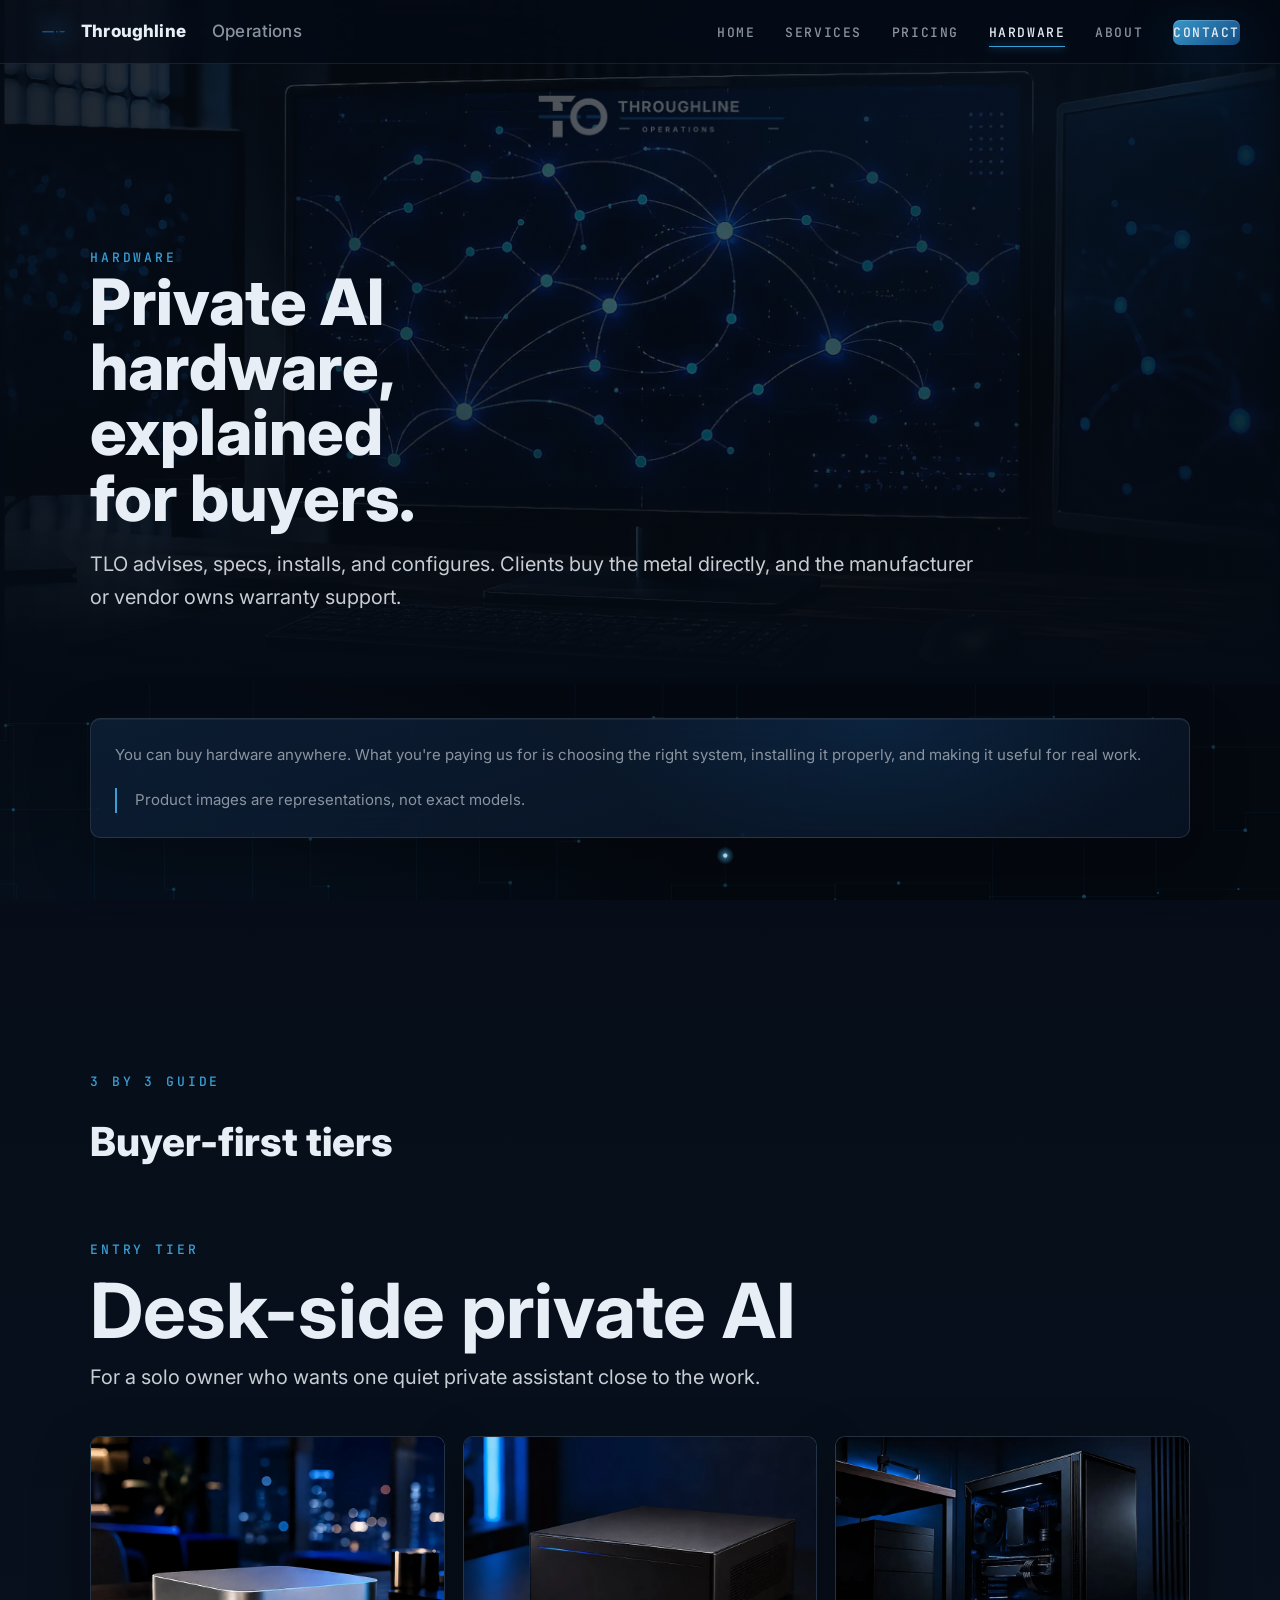
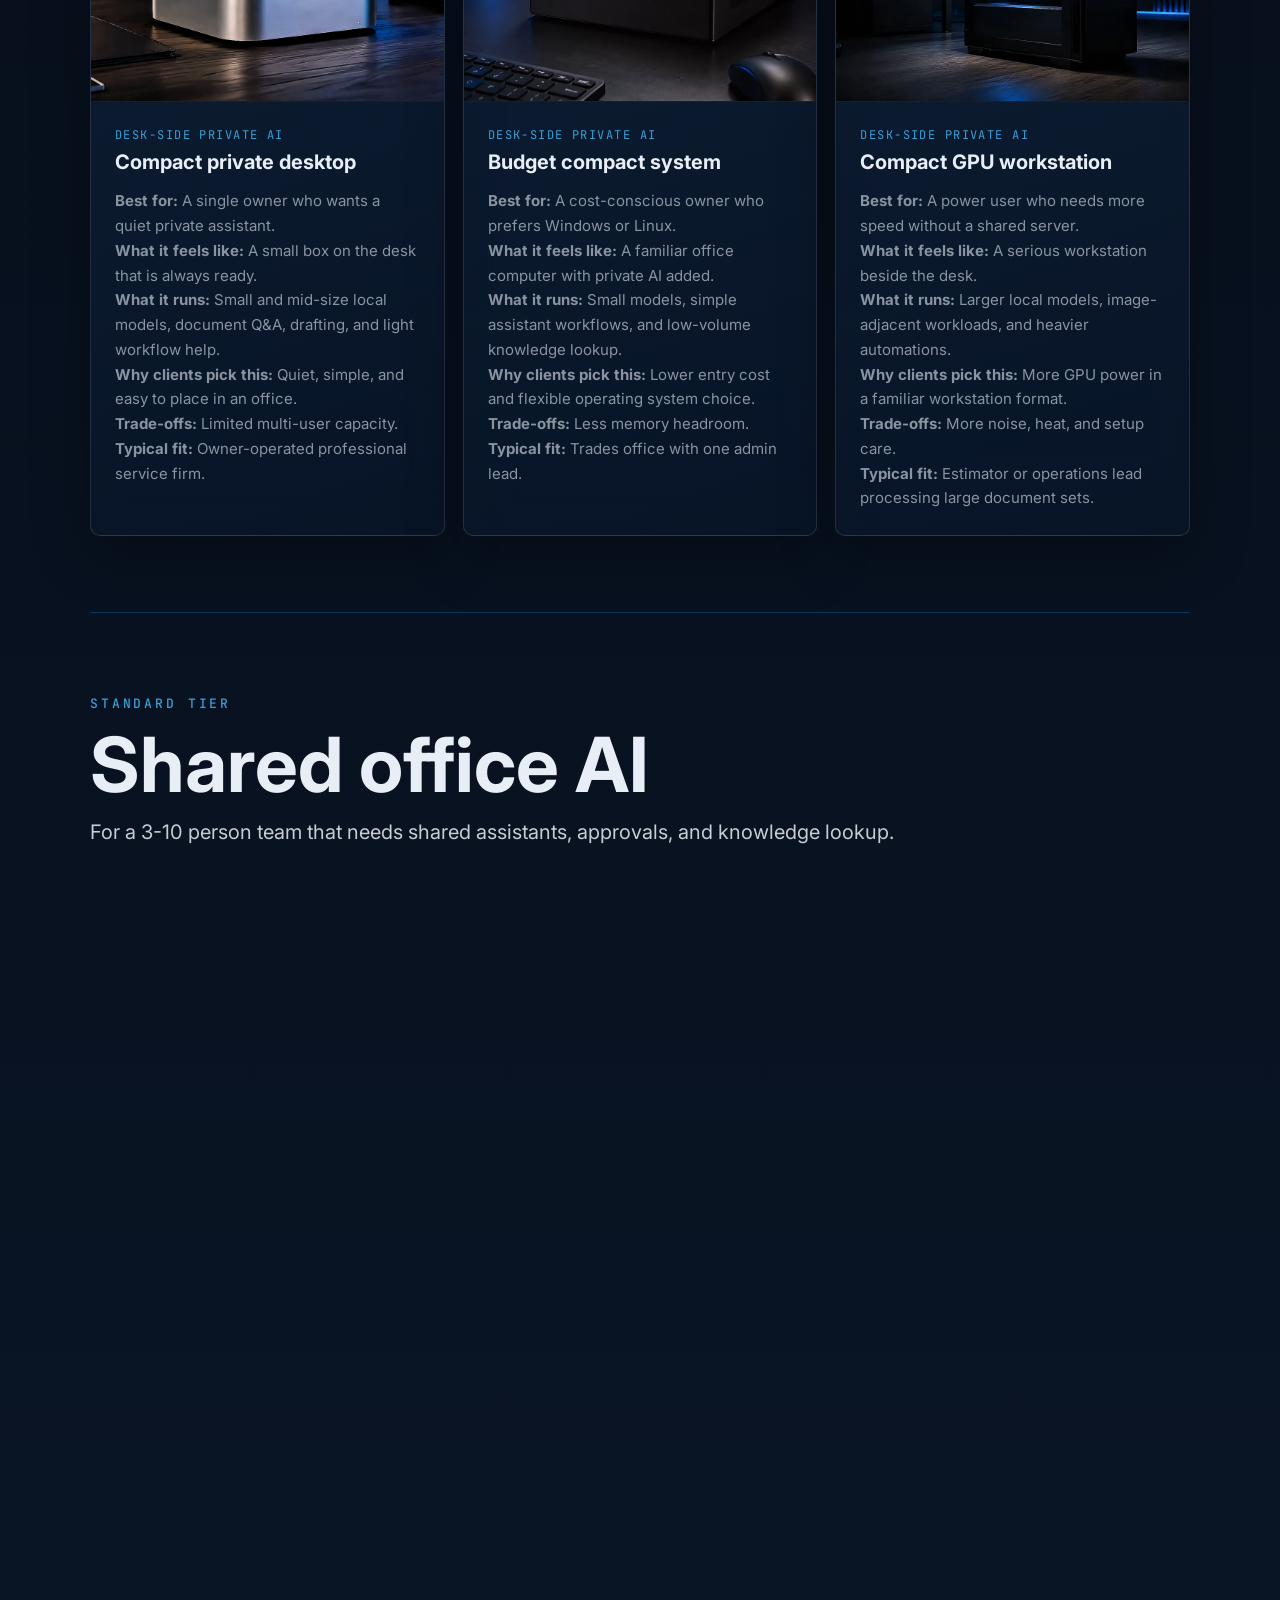
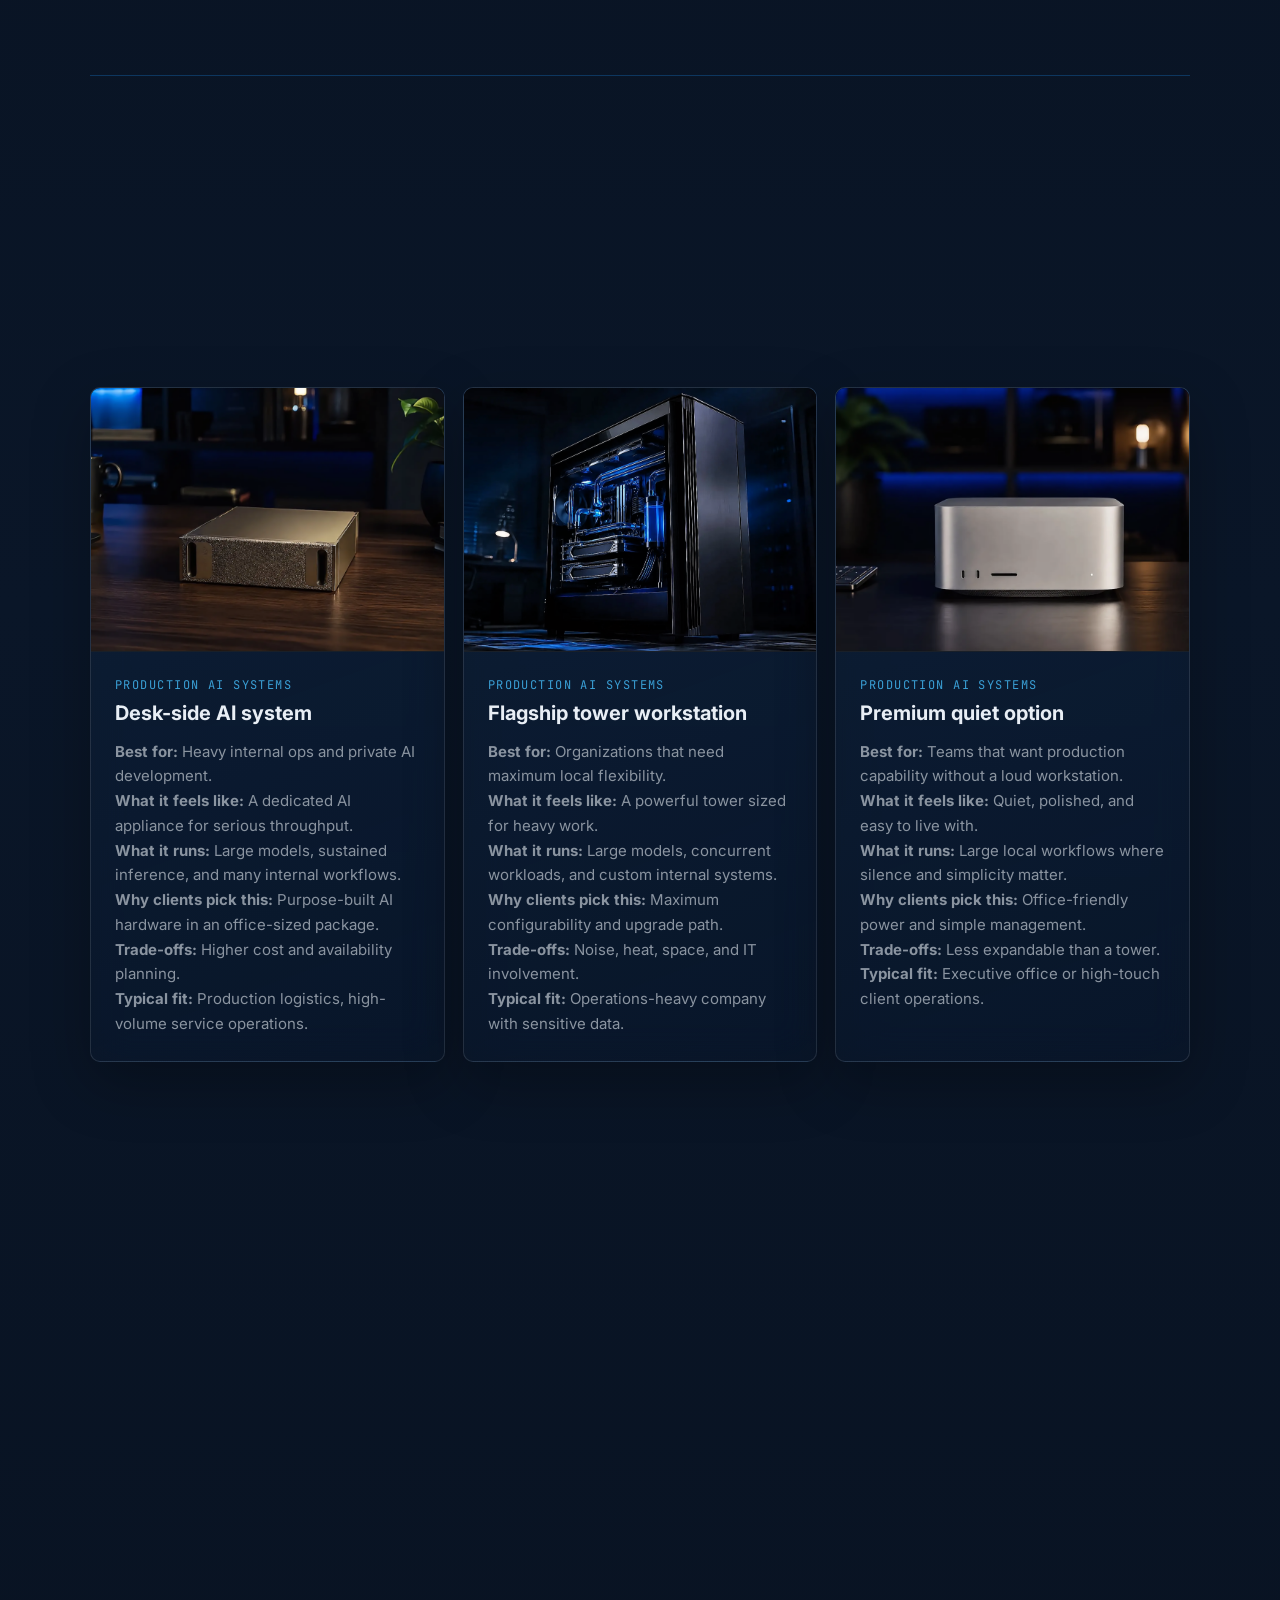
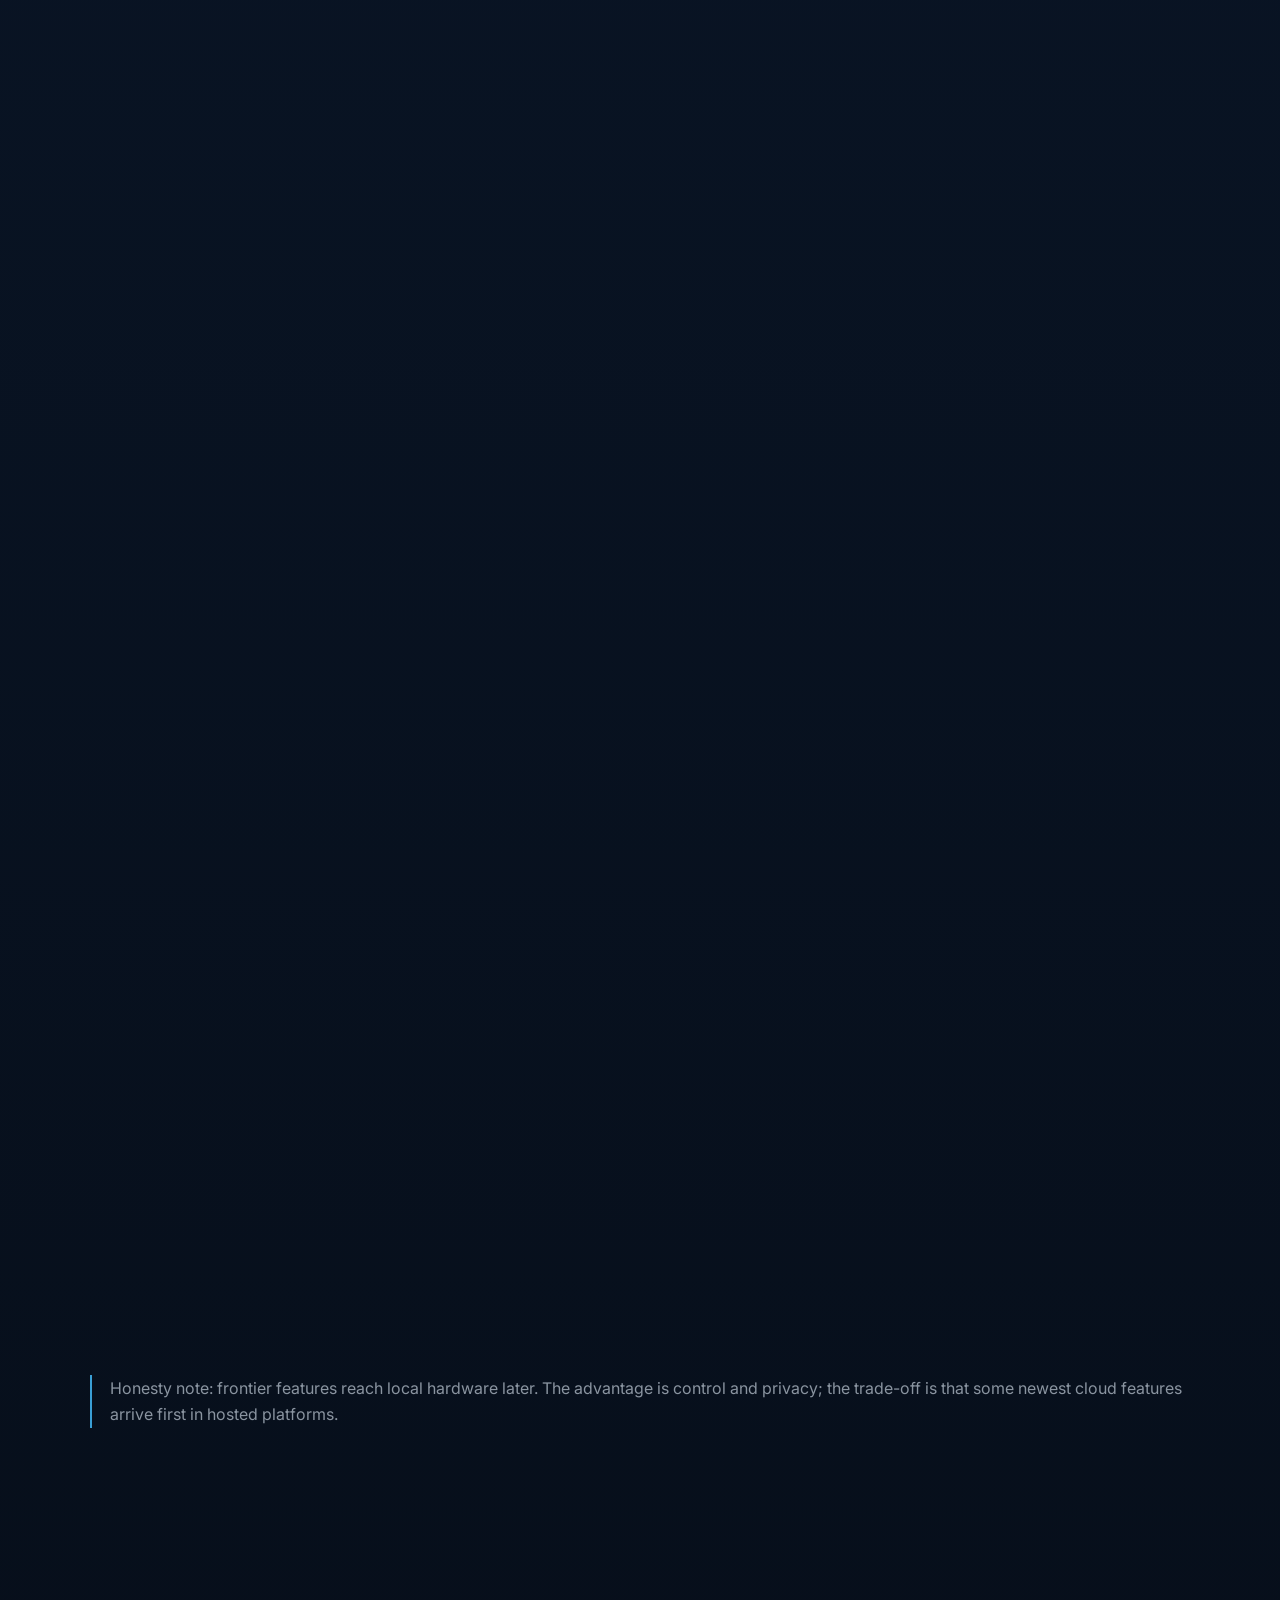
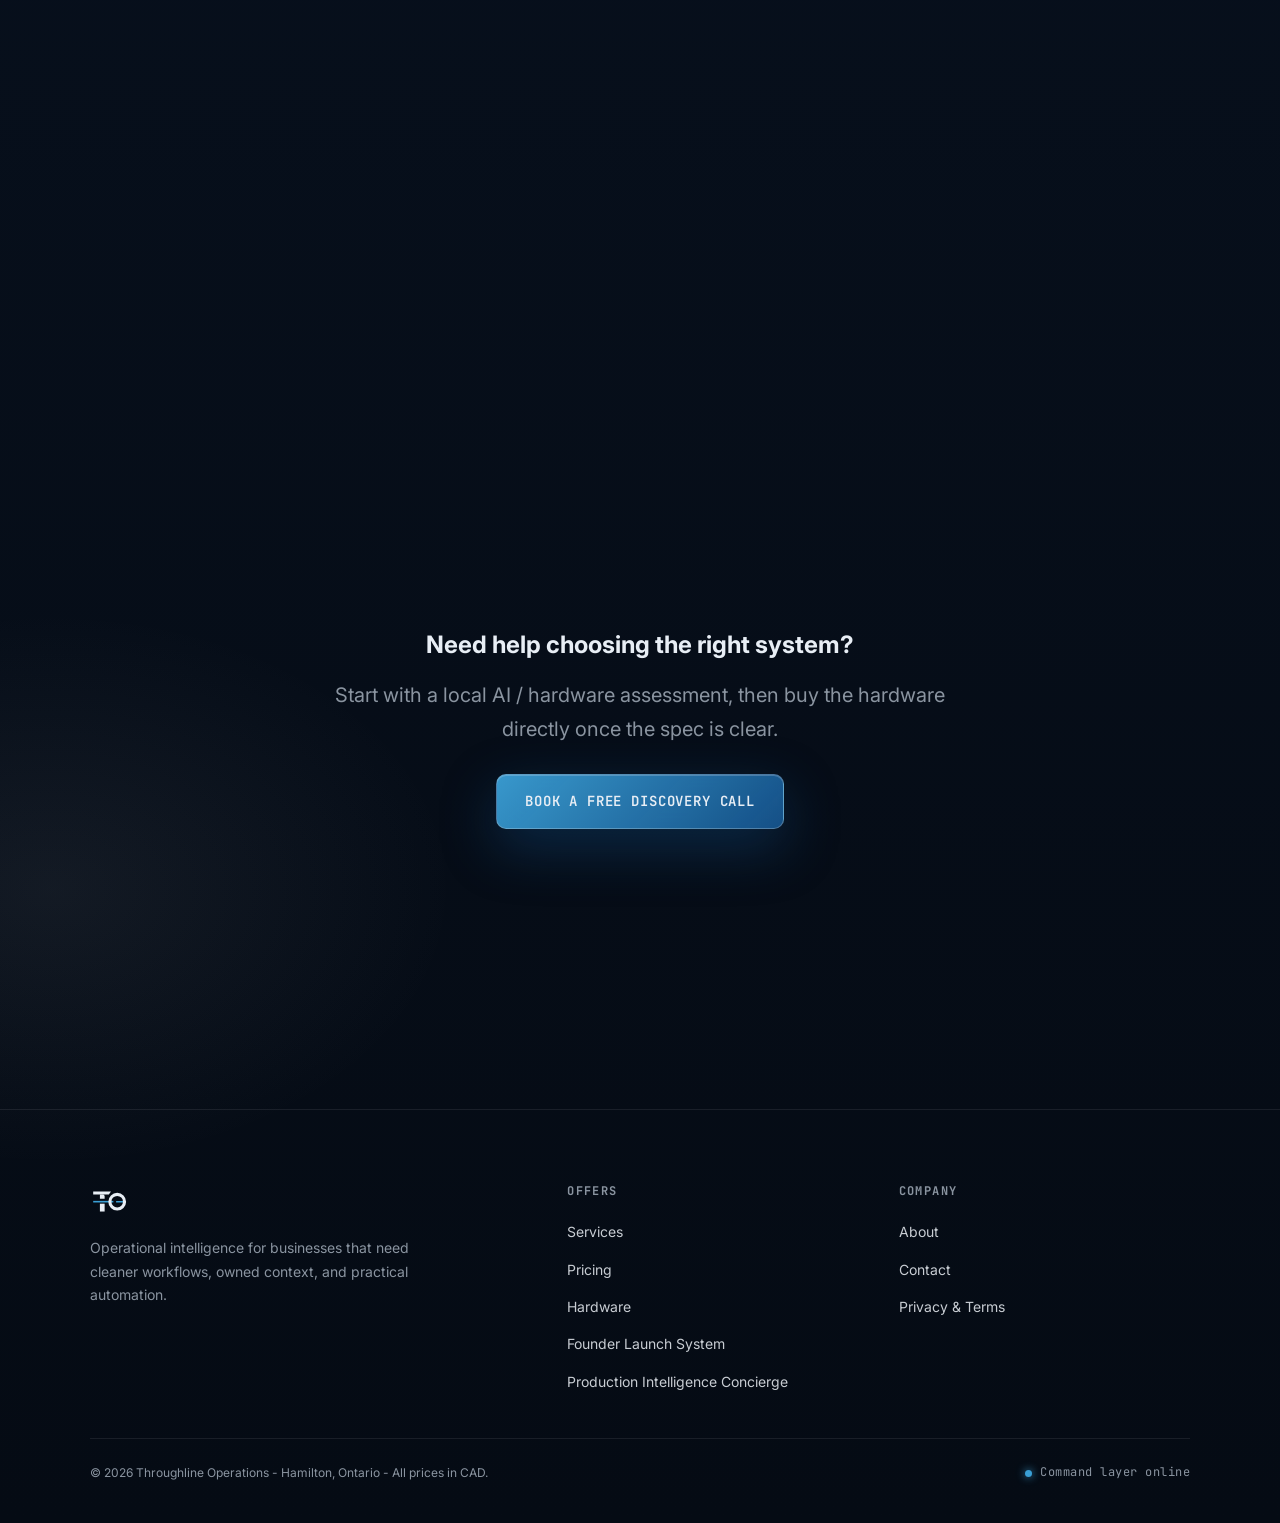
<file: hardware.html>
<!DOCTYPE html>
<html lang="en">
<head>
<meta charset="UTF-8">
<meta name="viewport" content="width=device-width, initial-scale=1.0">
<meta name="theme-color" content="#0A1628">
<title>Hardware | Throughline Operations</title>
<meta name="description" content="Buyer-first local AI hardware guide for desk-side private AI, shared office AI, and production AI systems.">
<link rel="canonical" href="https://throughlineoperations.com/hardware.html">
<meta property="og:type" content="website">
<meta property="og:title" content="Hardware | Throughline Operations">
<meta property="og:description" content="Buyer-first local AI hardware guide for desk-side private AI, shared office AI, and production AI systems.">
<meta property="og:url" content="https://throughlineoperations.com/hardware.html">
<meta property="og:image" content="https://throughlineoperations.com/assets/images/01_square_mark_TO_blue_throughline_transparent.svg">
<meta name="twitter:card" content="summary">
<link rel="icon" type="image/png" href="assets/images/01_square_mark_TO_blue_throughline_transparent_64_favicon.png">
<link rel="preconnect" href="https://fonts.googleapis.com">
<link rel="preconnect" href="https://fonts.gstatic.com" crossorigin>
<link href="https://fonts.googleapis.com/css2?family=Inter:wght@400;500;600;700;800;900&family=JetBrains+Mono:wght@400;500;600&display=swap" rel="stylesheet">
<link rel="preload" as="image" href="assets/images/flyer-background-base.png">
<link rel="stylesheet" href="assets/css/throughline-v2.css?v=4">
<style>
.v3-hero { padding: 136px 0 56px; background: linear-gradient(160deg, rgba(10,22,40,.92), rgba(5,11,20,.82)), url('assets/images/about-banner.png'); background-size: cover; background-position: center; }
.v3-hero.field { background-image: linear-gradient(160deg, rgba(10,22,40,.94), rgba(5,11,20,.86)); }
.v3-hero h1 { font-size: var(--t-h1); max-width: 15ch; font-weight: 800; line-height: 1.02; }
.v3-hero p { max-width: 68ch; margin-top: 18px; font-size: var(--t-lead); color: var(--chrome-dim); }
.v3-actions { display: flex; flex-wrap: wrap; gap: 14px; margin-top: 28px; }
.v3-grid { display: grid; grid-template-columns: repeat(auto-fit, minmax(240px, 1fr)); gap: 18px; }
.v3-grid.three { grid-template-columns: repeat(3, minmax(0, 1fr)); }
.v3-grid.five { grid-template-columns: repeat(auto-fit, minmax(200px, 1fr)); }
@media (max-width: 860px) { .v3-grid.three { grid-template-columns: 1fr; } }
.v3-card, .v3-panel { border: 1px solid var(--edge); border-radius: var(--radius); background: var(--navy); padding: 24px; }
.v3-card h3, .v3-panel h3 { font-size: 20px; margin-bottom: 10px; }
.v3-card p, .v3-card li, .v3-panel p, .v3-panel li { color: var(--chrome-dim); font-size: 15px; line-height: 1.65; }
.v3-card ul, .v3-panel ul { padding-left: 20px; margin-top: 12px; }
.v3-price { font-family: var(--font-mono); color: var(--chrome-bright); font-size: 24px; font-weight: 700; margin: 12px 0; }
.v3-dominant { border-color: var(--signal-bright); box-shadow: 0 0 0 1px rgba(58,159,213,.28), 0 24px 60px rgba(21,96,164,.28); }
.v3-kicker { font-family: var(--font-mono); color: var(--signal-bright); letter-spacing: .12em; text-transform: uppercase; font-size: 12px; }
.v3-table { width: 100%; border-collapse: collapse; overflow: hidden; border: 1px solid var(--edge); border-radius: var(--radius); }
.v3-table th, .v3-table td { border-bottom: 1px solid var(--edge); padding: 16px; vertical-align: top; text-align: left; }
.v3-table th { color: var(--chrome-bright); font-family: var(--font-mono); font-size: 12px; letter-spacing: .08em; text-transform: uppercase; }
.v3-table td { color: var(--chrome-dim); }
.v3-table tr:last-child td { border-bottom: 0; }
.v3-split { display: grid; grid-template-columns: 1fr 1fr; gap: 20px; }
@media (max-width: 760px) { .v3-split { grid-template-columns: 1fr; } }
.v3-flow { display: flex; flex-wrap: wrap; gap: 12px; align-items: center; margin-top: 18px; }
.v3-flow span { border: 1px solid var(--edge-hi); border-radius: var(--radius); padding: 12px 14px; color: var(--chrome-bright); background: rgba(15,33,56,.72); }
.v3-note { border-left: 2px solid var(--signal-bright); padding-left: 18px; color: var(--chrome-dim); margin-top: 20px; }
.v3-section-tight { padding-top: 34px; }
.proof-slot { display: none; }

.hw-img { aspect-ratio: 4 / 3; background: var(--void); margin: -24px -24px 18px; overflow: hidden; border-bottom: 1px solid var(--edge); }
.hw-img img { width: 100%; height: 100%; object-fit: cover; }
.spec-small { font-size: 13px; }
</style>
<script type="application/ld+json" data-v3-schema>
{
  "@context": "https://schema.org",
  "@type": "WebPage",
  "name": "Hardware",
  "headline": "Hardware | Throughline Operations",
  "description": "Buyer-first local AI hardware guide for desk-side private AI, shared office AI, and production AI systems.",
  "url": "https://throughlineoperations.com/hardware.html",
  "isPartOf": {
    "@type": "WebSite",
    "name": "Throughline Operations",
    "url": "https://throughlineoperations.com/"
  },
  "publisher": {
    "@type": "Organization",
    "name": "Throughline Operations",
    "url": "https://throughlineoperations.com/",
    "logo": "https://throughlineoperations.com/assets/images/01_square_mark_TO_blue_throughline_transparent.svg"
  }
}
</script>
</head>
<body>
<canvas id="circuitField" class="circuit-field" aria-hidden="true"></canvas>
<a class="skip-link" href="#main">Skip to content</a>
<nav class="site-nav">
  <a href="index.html" class="nav-brand" aria-label="Throughline Operations home">
    <img src="assets/images/01_square_mark_TO_blue_throughline_transparent.svg" alt="" width="30" height="30">
    <b>Throughline</b>&nbsp;<span>Operations</span>
  </a>
  <button class="nav-toggle" aria-label="Toggle menu" aria-expanded="false"><span></span><span></span><span></span></button>
  <ul class="nav-links">
    <li><a href="index.html">Home</a></li>
    <li><a href="services.html">Services</a></li>
    <li><a href="pricing.html">Pricing</a></li>
    <li><a href="hardware.html" aria-current="page">Hardware</a></li>
    <li><a href="about.html">About</a></li>
    <li><a href="book.html" class="nav-cta">Contact</a></li>
  </ul>
</nav>
<main id="main">

<section class="v3-hero hardware-banner">
  <div class="container">
    <span class="eyebrow">Hardware</span>
    <h1>Private AI hardware, explained for buyers.</h1>
    <p>TLO advises, specs, installs, and configures. Clients buy the metal directly, and the manufacturer or vendor owns warranty support.</p>
  </div>
</section>
<section class="section v3-section-tight">
  <div class="container">
    <div class="v3-panel"><p>You can buy hardware anywhere. What you're paying us for is choosing the right system, installing it properly, and making it useful for real work.</p><p class="v3-note">Product images are representations, not exact models.</p></div>
  </div>
</section>
<section class="section hardware-tiers">
  <div class="container">
    <div class="section-head"><span class="eyebrow">3 by 3 guide</span><h2>Buyer-first tiers</h2></div>

    <section class="hardware-tier" aria-labelledby="deskSidePrivateAi">
      <div class="hardware-tier-head">
        <span class="eyebrow">Entry tier</span>
        <h2 id="deskSidePrivateAi">Desk-side private AI</h2>
        <p>For a solo owner who wants one quiet private assistant close to the work.</p>
      </div>
      <div class="v3-grid three hardware-card-grid">
      <article class="v3-card">
  <div class="hw-img"><img src="assets/images/v3-hardware/Website-hardware-image-mac-mini.png" alt="Compact desktop for desk-side private AI" width="2560" height="1440" loading="lazy"></div>
  <span class="v3-kicker">Desk-side private AI</span>
  <h3>Compact private desktop</h3>
  <p><strong>Best for:</strong> A single owner who wants a quiet private assistant.</p>
  <p><strong>What it feels like:</strong> A small box on the desk that is always ready.</p>
  <p><strong>What it runs:</strong> Small and mid-size local models, document Q&A, drafting, and light workflow help.</p>
  <p><strong>Why clients pick this:</strong> Quiet, simple, and easy to place in an office.</p>
  <p><strong>Trade-offs:</strong> Limited multi-user capacity.</p>
  <p><strong>Typical fit:</strong> Owner-operated professional service firm.</p>
</article>
      <article class="v3-card">
  <div class="hw-img"><img src="assets/images/v3-hardware/Website-hardware-image-budget-mini.png" alt="Budget compact mini PC for desk-side private AI" width="2560" height="1440" loading="lazy"></div>
  <span class="v3-kicker">Desk-side private AI</span>
  <h3>Budget compact system</h3>
  <p><strong>Best for:</strong> A cost-conscious owner who prefers Windows or Linux.</p>
  <p><strong>What it feels like:</strong> A familiar office computer with private AI added.</p>
  <p><strong>What it runs:</strong> Small models, simple assistant workflows, and low-volume knowledge lookup.</p>
  <p><strong>Why clients pick this:</strong> Lower entry cost and flexible operating system choice.</p>
  <p><strong>Trade-offs:</strong> Less memory headroom.</p>
  <p><strong>Typical fit:</strong> Trades office with one admin lead.</p>
</article>
      <article class="v3-card">
  <div class="hw-img"><img src="assets/images/v3-hardware/Website-hardware-image-rtx-workstation.png" alt="GPU workstation for desk-side private AI" width="2560" height="1440" loading="lazy"></div>
  <span class="v3-kicker">Desk-side private AI</span>
  <h3>Compact GPU workstation</h3>
  <p><strong>Best for:</strong> A power user who needs more speed without a shared server.</p>
  <p><strong>What it feels like:</strong> A serious workstation beside the desk.</p>
  <p><strong>What it runs:</strong> Larger local models, image-adjacent workloads, and heavier automations.</p>
  <p><strong>Why clients pick this:</strong> More GPU power in a familiar workstation format.</p>
  <p><strong>Trade-offs:</strong> More noise, heat, and setup care.</p>
  <p><strong>Typical fit:</strong> Estimator or operations lead processing large document sets.</p>
</article>
      </div>
    </section>

    <section class="hardware-tier" aria-labelledby="sharedOfficeAi">
      <div class="hardware-tier-head">
        <span class="eyebrow">Standard tier</span>
        <h2 id="sharedOfficeAi">Shared office AI</h2>
        <p>For a 3-10 person team that needs shared assistants, approvals, and knowledge lookup.</p>
      </div>
      <div class="v3-grid three hardware-card-grid">
      <article class="v3-card">
  <div class="hw-img"><img src="assets/images/v3-hardware/Website-hardware-image-mac-studio.png" alt="Compact workstation for shared office AI" width="2560" height="1440" loading="lazy"></div>
  <span class="v3-kicker">Shared office AI</span>
  <h3>Quiet studio workstation</h3>
  <p><strong>Best for:</strong> A 3-10 person team sharing one capable system.</p>
  <p><strong>What it feels like:</strong> A quiet office appliance that multiple people can use.</p>
  <p><strong>What it runs:</strong> Shared assistants, knowledge base lookup, approvals, and reporting.</p>
  <p><strong>Why clients pick this:</strong> Quiet performance and strong memory options.</p>
  <p><strong>Trade-offs:</strong> Premium hardware cost and supply timing.</p>
  <p><strong>Typical fit:</strong> Clinic, agency, or professional office.</p>
</article>
      <article class="v3-card">
  <div class="hw-img"><img src="assets/images/v3-hardware/Website-hardware-image-amd.png" alt="Large-memory compact system for shared office AI" width="2560" height="1440" loading="lazy"></div>
  <span class="v3-kicker">Shared office AI</span>
  <h3>Large-memory compact system</h3>
  <p><strong>Best for:</strong> A team wanting large memory in a compact non-Apple box.</p>
  <p><strong>What it feels like:</strong> A compact shared AI appliance.</p>
  <p><strong>What it runs:</strong> Large-memory local models and several concurrent assistants.</p>
  <p><strong>Why clients pick this:</strong> Strong memory capacity without a full tower.</p>
  <p><strong>Trade-offs:</strong> Newer class of hardware with availability to confirm.</p>
  <p><strong>Typical fit:</strong> Small office with internal operations volume.</p>
</article>
      <article class="v3-card">
  <div class="hw-img"><img src="assets/images/v3-hardware/Website-hardware-image-rtx-workstation.png" alt="GPU workstation for shared office AI" width="2560" height="1440" loading="lazy"></div>
  <span class="v3-kicker">Shared office AI</span>
  <h3>Shared GPU workstation</h3>
  <p><strong>Best for:</strong> Teams needing GPU throughput for many internal tasks.</p>
  <p><strong>What it feels like:</strong> A central workstation for heavier shared use.</p>
  <p><strong>What it runs:</strong> Multiple agents, larger model serving, and reporting pipelines.</p>
  <p><strong>Why clients pick this:</strong> High throughput and broad compatibility.</p>
  <p><strong>Trade-offs:</strong> Requires space, cooling, and careful setup.</p>
  <p><strong>Typical fit:</strong> Production office or agency operations team.</p>
</article>
      </div>
    </section>

    <section class="hardware-tier" aria-labelledby="productionAiSystems">
      <div class="hardware-tier-head">
        <span class="eyebrow">Performance tier</span>
        <h2 id="productionAiSystems">Production AI systems</h2>
        <p>For heavier internal operations that need sustained private throughput and executive visibility.</p>
      </div>
      <div class="v3-grid three hardware-card-grid">
      <article class="v3-card">
  <div class="hw-img"><img src="assets/images/v3-hardware/Website-hardware-image-spark.png" alt="Desk-side AI system for production workloads" width="2560" height="1440" loading="lazy"></div>
  <span class="v3-kicker">Production AI systems</span>
  <h3>Desk-side AI system</h3>
  <p><strong>Best for:</strong> Heavy internal ops and private AI development.</p>
  <p><strong>What it feels like:</strong> A dedicated AI appliance for serious throughput.</p>
  <p><strong>What it runs:</strong> Large models, sustained inference, and many internal workflows.</p>
  <p><strong>Why clients pick this:</strong> Purpose-built AI hardware in an office-sized package.</p>
  <p><strong>Trade-offs:</strong> Higher cost and availability planning.</p>
  <p><strong>Typical fit:</strong> Production logistics, high-volume service operations.</p>
</article>
      <article class="v3-card">
  <div class="hw-img"><img src="assets/images/v3-hardware/Website-hardware-image-flagship-tower.png" alt="Flagship tower workstation for production AI systems" width="2560" height="1440" loading="lazy"></div>
  <span class="v3-kicker">Production AI systems</span>
  <h3>Flagship tower workstation</h3>
  <p><strong>Best for:</strong> Organizations that need maximum local flexibility.</p>
  <p><strong>What it feels like:</strong> A powerful tower sized for heavy work.</p>
  <p><strong>What it runs:</strong> Large models, concurrent workloads, and custom internal systems.</p>
  <p><strong>Why clients pick this:</strong> Maximum configurability and upgrade path.</p>
  <p><strong>Trade-offs:</strong> Noise, heat, space, and IT involvement.</p>
  <p><strong>Typical fit:</strong> Operations-heavy company with sensitive data.</p>
</article>
      <article class="v3-card">
  <div class="hw-img"><img src="assets/images/v3-hardware/Website-hardware-image-mac-studio.png" alt="Premium quiet workstation option for production AI systems" width="2560" height="1440" loading="lazy"></div>
  <span class="v3-kicker">Production AI systems</span>
  <h3>Premium quiet option</h3>
  <p><strong>Best for:</strong> Teams that want production capability without a loud workstation.</p>
  <p><strong>What it feels like:</strong> Quiet, polished, and easy to live with.</p>
  <p><strong>What it runs:</strong> Large local workflows where silence and simplicity matter.</p>
  <p><strong>Why clients pick this:</strong> Office-friendly power and simple management.</p>
  <p><strong>Trade-offs:</strong> Less expandable than a tower.</p>
  <p><strong>Typical fit:</strong> Executive office or high-touch client operations.</p>
</article>
      </div>
    </section>
  </div>
</section>
<section class="section">
  <div class="container">
    <div class="section-head"><span class="eyebrow">Pricing layers</span><h2>What you are paying for</h2></div>
    <table class="v3-table">
      <thead><tr><th>Tier</th><th>Estimated/current-market hardware cost</th><th>Deployment fee</th><th>Ongoing support</th></tr></thead>
      <tbody>
        <tr><td>Desk-side private AI</td><td>$1,500-$4,500 CAD</td><td>Scoped after assessment</td><td>Optional care plan</td></tr>
        <tr><td>Shared office AI</td><td>$4,500-$12,000</td><td>Scoped after assessment</td><td>Optional or bundled care</td></tr>
        <tr><td>Production AI systems</td><td>$12,000 and up</td><td>Scoped after assessment</td><td>Recommended care</td></tr>
      </tbody>
    </table>
  </div>
</section>
<section class="section">
  <div class="container">
    <div class="v3-split">
      <div class="v3-panel"><h2>What this is</h2><p>Advisory, specification, installation, configuration, documentation, and support for private AI systems clients own directly.</p></div>
      <div class="v3-panel"><h2>What this isn't</h2><p>TLO does not resell the hardware, own the warranty, or pretend every cloud feature arrives locally at the same time.</p></div>
    </div>
  </div>
</section>
<section class="section">
  <div class="container">
    <div class="section-head"><span class="eyebrow">Technical details</span><h2>For your IT person</h2></div>
    <table class="v3-table spec-small">
      <thead><tr><th>Layer</th><th>Decision point</th><th>Notes</th></tr></thead>
      <tbody>
        <tr><td>Memory</td><td>How large a model can stay loaded</td><td>More memory usually matters more than peak benchmark speed for private business assistants.</td></tr>
        <tr><td>GPU / accelerator</td><td>Inference throughput</td><td>Dedicated GPUs help with sustained multi-user workloads and heavier model serving.</td></tr>
        <tr><td>Storage</td><td>Knowledge base and logs</td><td>Fast local storage supports document search, retrieval, and auditing.</td></tr>
        <tr><td>Network</td><td>Access and isolation</td><td>Private routing, VPN, and local access rules are scoped to the client's risk profile.</td></tr>
      </tbody>
    </table>
    <p class="v3-note">Honesty note: frontier features reach local hardware later. The advantage is control and privacy; the trade-off is that some newest cloud features arrive first in hosted platforms.</p>
  </div>
</section>
<section class="section hardware-waitlist-section">
  <div class="container">
    <div class="v3-panel hardware-waitlist">
      <span class="v3-kicker">In development</span>
      <h2>Pre-configured AI systems</h2>
      <p>Compact machines, studios, and workstations delivered with the client's dashboard and agent workforce pre-installed.</p>
      <p>These systems are in development. Join the waitlist if you want a private AI environment planned around your workflows, approvals, and owned context layer.</p>
      <a href="book.html" class="btn btn-primary">Join the Waitlist</a>
    </div>
  </div>
</section>
<section class="section final-cta" style="text-align:center;"><div class="container"><h2>Need help choosing the right system?</h2><p class="lead" style="max-width:640px;margin:14px auto 28px;">Start with a local AI / hardware assessment, then buy the hardware directly once the spec is clear.</p><a href="book.html" class="btn btn-primary">Book a Free Discovery Call</a></div></section>

</main>
<footer class="site-footer">
  <div class="container">
    <div class="footer-top">
      <div class="footer-brand-block">
        <img src="assets/images/03_square_mark_TO_chrome.svg" alt="Throughline Operations">
        <p>Operational intelligence for businesses that need cleaner workflows, owned context, and practical automation.</p>
      </div>
      <div class="footer-col">
        <h4>Offers</h4>
        <ul>
          <li><a href="services.html">Services</a></li>
          <li><a href="pricing.html">Pricing</a></li>
          <li><a href="hardware.html">Hardware</a></li>
          <li><a href="founder.html">Founder Launch System</a></li>
          <li><a href="vip.html">Production Intelligence Concierge</a></li>
        </ul>
      </div>
      <div class="footer-col">
        <h4>Company</h4>
        <ul>
          <li><a href="about.html">About</a></li>
          <li><a href="book.html">Contact</a></li>
          <li><a href="privacy.html">Privacy &amp; Terms</a></li>
        </ul>
      </div>
    </div>
    <div class="footer-bottom">
      <p class="footer-entity">&copy; <span data-year>2026</span> Throughline Operations - Hamilton, Ontario - All prices in CAD.</p>
      <span class="footer-status"><span class="dot"></span> Command layer online</span>
    </div>
  </div>
</footer>
<script src="assets/js/live-circuit.js?v=1" defer></script>
<script src="assets/js/site.js?v=4" defer></script>
</body>
</html>
</file>
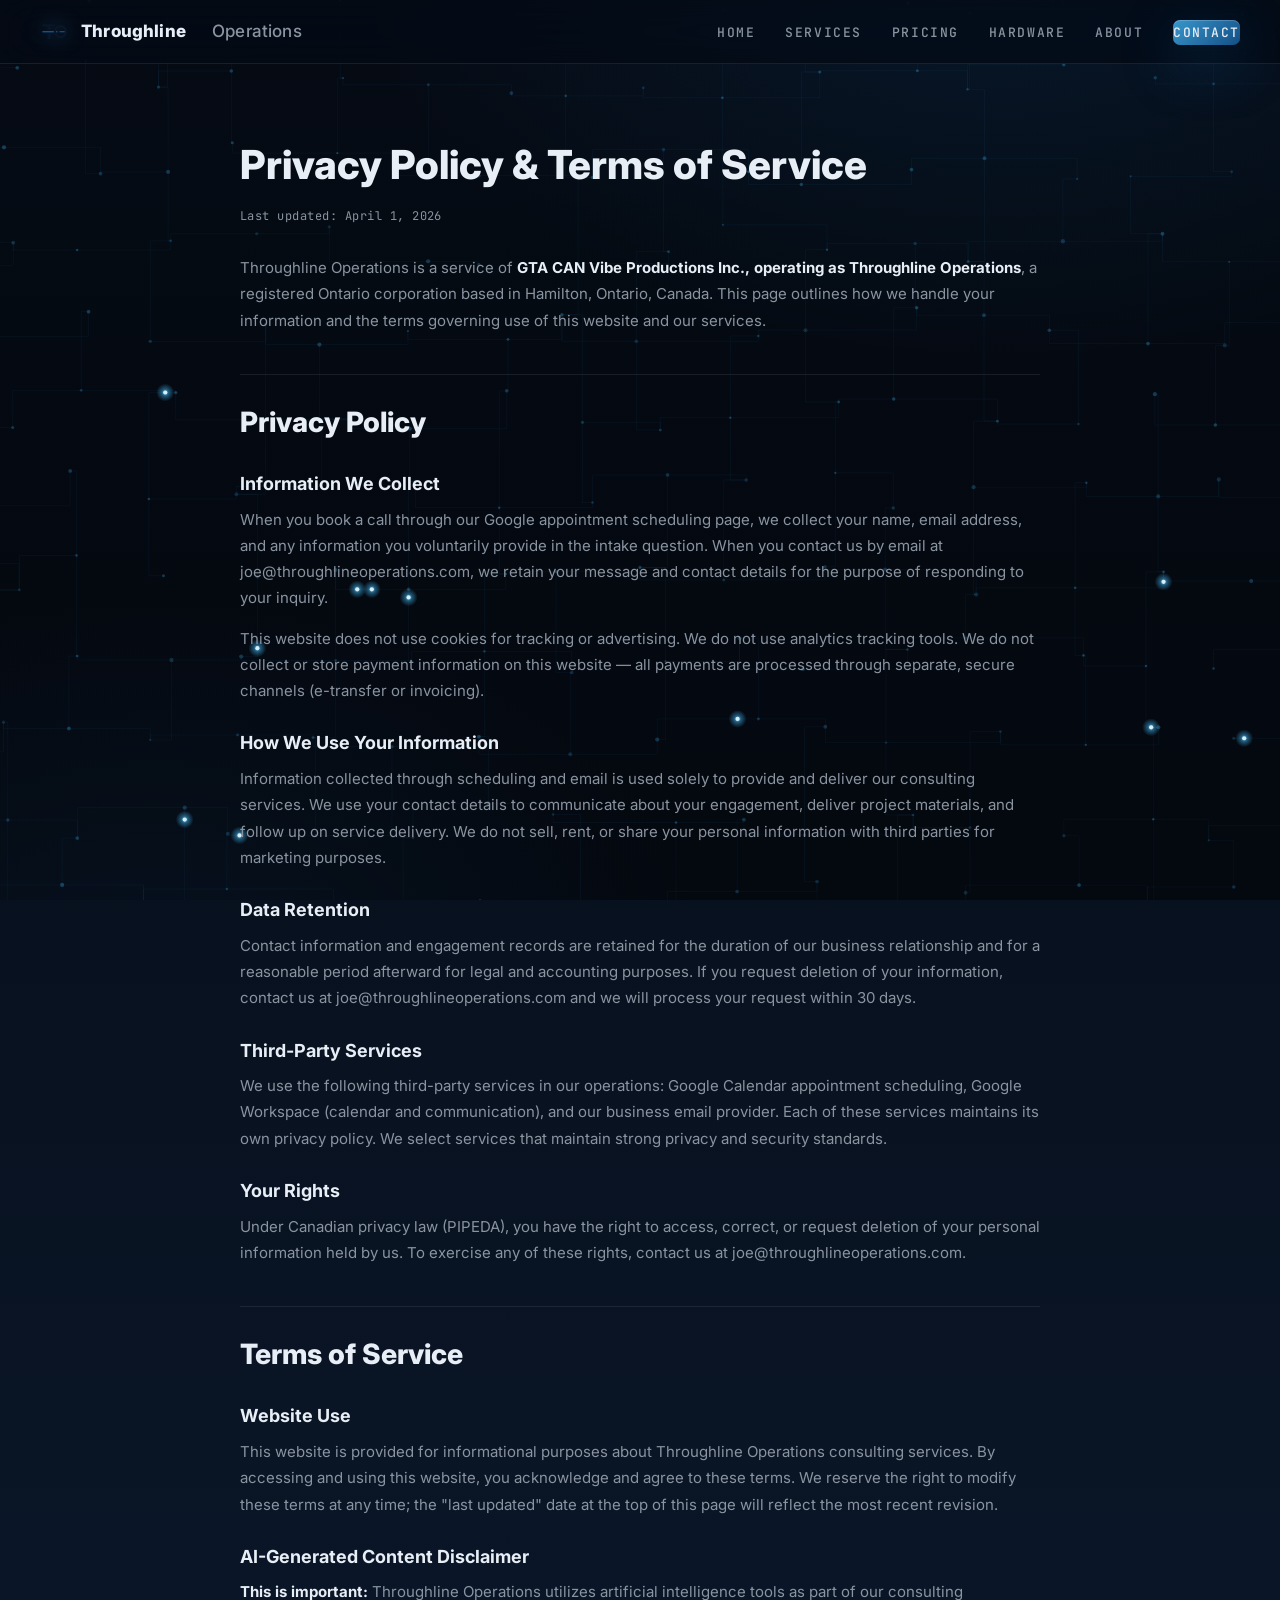
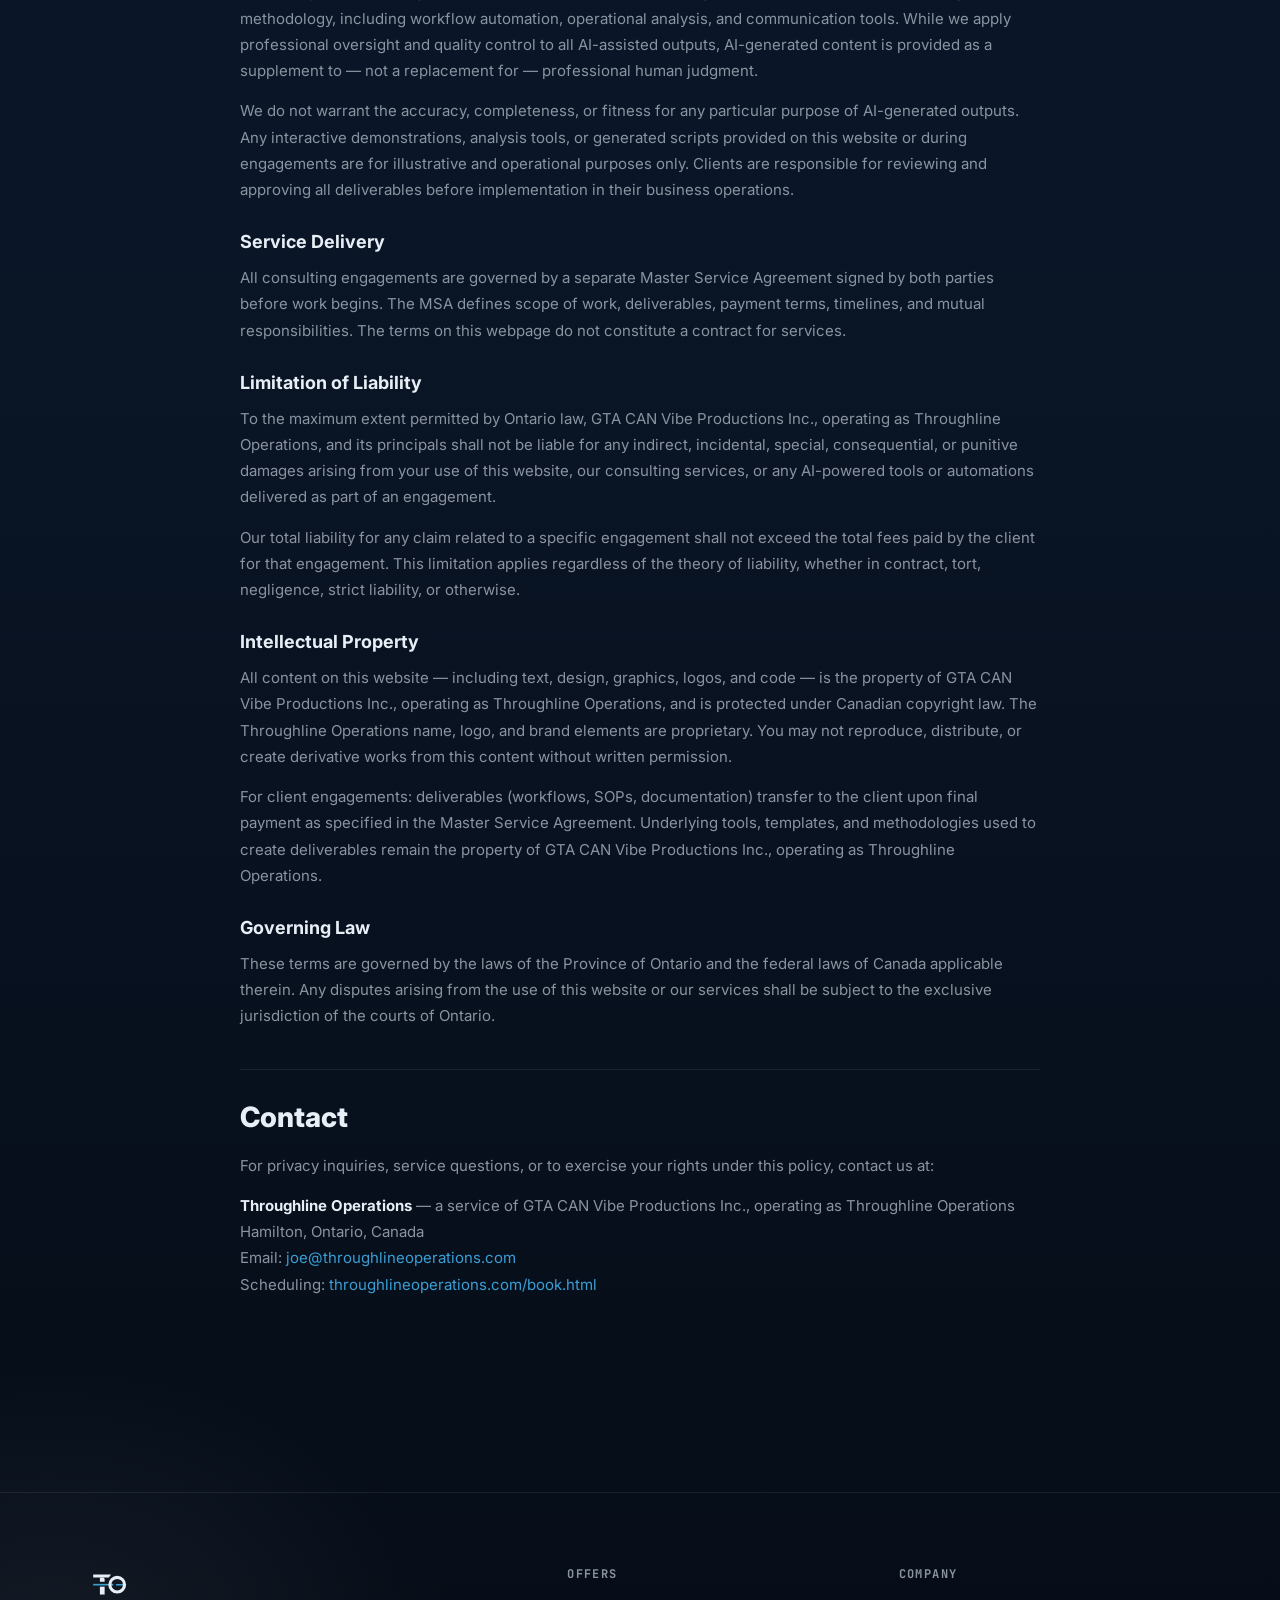
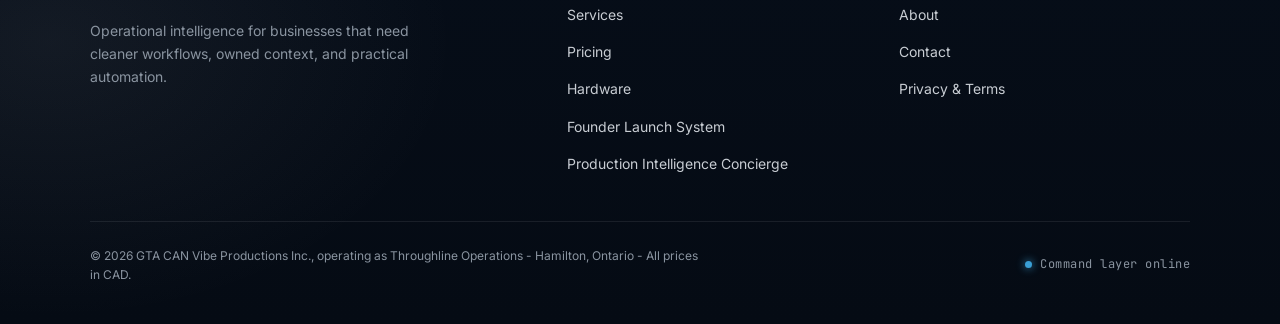
<file: privacy.html>
<!DOCTYPE html>
<html lang="en">
<head>
<meta charset="UTF-8">
<meta name="viewport" content="width=device-width, initial-scale=1.0">
<meta name="theme-color" content="#0A1628">
<title>Privacy Policy &amp; Terms — Throughline Operations</title>
<meta name="description" content="Privacy policy and terms of service for Throughline Operations. PIPEDA-aligned handling for inquiries and client engagements. Hamilton, Ontario.">
<meta property="og:type" content="website">
<meta property="og:title" content="Privacy Policy & Terms | Throughline Operations">
<meta property="og:description" content="Privacy policy and terms of service for Throughline Operations. PIPEDA-aligned handling for inquiries and client engagements.">
<meta property="og:url" content="https://throughlineoperations.com/privacy.html">
<meta property="og:image" content="https://throughlineoperations.com/assets/images/01_square_mark_TO_blue_throughline_transparent.svg">
<meta name="twitter:card" content="summary">
<link rel="canonical" href="https://throughlineoperations.com/privacy.html">
<meta name="robots" content="noindex, follow">
<link rel="icon" type="image/png" href="assets/images/01_square_mark_TO_blue_throughline_transparent_64_favicon.png">
<link rel="preconnect" href="https://fonts.googleapis.com">
<link rel="preconnect" href="https://fonts.gstatic.com" crossorigin>
<link href="https://fonts.googleapis.com/css2?family=Inter:wght@400;500;600;700;800;900&family=JetBrains+Mono:wght@400;500;600&display=swap" rel="stylesheet">
<link rel="stylesheet" href="assets/css/throughline-v2.css?v=4">
<style>
.legal { max-width: 800px; margin: 0 auto; padding: 132px 0 40px; }
.legal h1 { font-size: var(--t-h2); font-weight: 800; margin-bottom: 8px; }
.legal .updated { font-family: var(--font-mono); font-size: 12px; color: var(--chrome-dim); margin-bottom: 28px; letter-spacing: 0.04em; }
.legal h2 { font-size: var(--t-h3); font-weight: 800; color: var(--chrome-bright); margin: 40px 0 12px; padding-top: 24px; border-top: 1px solid var(--edge); }
.legal h3 { font-family: var(--font-display); font-size: 18px; font-weight: 700; color: var(--chrome-bright); margin: 24px 0 8px; }
.legal p { font-size: 15px; color: var(--chrome-dim); line-height: 1.75; margin-bottom: 14px; }
.legal strong { color: var(--chrome-bright); }
.legal a { color: var(--signal-bright); }
</style>
<script type="application/ld+json" data-v3-schema>
{
  "@context": "https://schema.org",
  "@type": "PrivacyPolicy",
  "name": "Privacy Policy and Terms",
  "headline": "Privacy Policy & Terms | Throughline Operations",
  "description": "Privacy policy and terms of service for Throughline Operations. PIPEDA-aligned handling for inquiries and client engagements.",
  "url": "https://throughlineoperations.com/privacy.html",
  "isPartOf": {
    "@type": "WebSite",
    "name": "Throughline Operations",
    "url": "https://throughlineoperations.com/"
  },
  "publisher": {
    "@type": "Organization",
    "name": "Throughline Operations",
    "url": "https://throughlineoperations.com/",
    "logo": "https://throughlineoperations.com/assets/images/01_square_mark_TO_blue_throughline_transparent.svg"
  }
}
</script>
</head>
<body>

<canvas id="circuitField" class="circuit-field" aria-hidden="true"></canvas>
<a class="skip-link" href="#main">Skip to content</a>

<nav class="site-nav">
  <a href="index.html" class="nav-brand" aria-label="Throughline Operations home">
    <img src="assets/images/01_square_mark_TO_blue_throughline_transparent.svg" alt="" width="30" height="30">
    <b>Throughline</b>&nbsp;<span>Operations</span>
  </a>
  <button class="nav-toggle" aria-label="Toggle menu" aria-expanded="false"><span></span><span></span><span></span></button>
  <ul class="nav-links">
    <li><a href="index.html">Home</a></li>
    <li><a href="services.html">Services</a></li>
    <li><a href="pricing.html">Pricing</a></li>
    <li><a href="hardware.html">Hardware</a></li>
    <li><a href="about.html">About</a></li>
    <li><a href="book.html" class="nav-cta">Contact</a></li>
  </ul>
</nav>

<main id="main">
<section class="legal container">

  <h1>Privacy Policy &amp; Terms of Service</h1>
  <p class="updated">Last updated: April 1, 2026</p>

  <p>Throughline Operations is a service of <strong>GTA CAN Vibe Productions Inc., operating as Throughline Operations</strong>, a registered Ontario corporation based in Hamilton, Ontario, Canada. This page outlines how we handle your information and the terms governing use of this website and our services.</p>

  <h2>Privacy Policy</h2>

  <h3>Information We Collect</h3>
  <p>When you book a call through our Google appointment scheduling page, we collect your name, email address, and any information you voluntarily provide in the intake question. When you contact us by email at joe@throughlineoperations.com, we retain your message and contact details for the purpose of responding to your inquiry.</p>
  <p>This website does not use cookies for tracking or advertising. We do not use analytics tracking tools. We do not collect or store payment information on this website — all payments are processed through separate, secure channels (e-transfer or invoicing).</p>

  <h3>How We Use Your Information</h3>
  <p>Information collected through scheduling and email is used solely to provide and deliver our consulting services. We use your contact details to communicate about your engagement, deliver project materials, and follow up on service delivery. We do not sell, rent, or share your personal information with third parties for marketing purposes.</p>

  <h3>Data Retention</h3>
  <p>Contact information and engagement records are retained for the duration of our business relationship and for a reasonable period afterward for legal and accounting purposes. If you request deletion of your information, contact us at joe@throughlineoperations.com and we will process your request within 30 days.</p>

  <h3>Third-Party Services</h3>
  <p>We use the following third-party services in our operations: Google Calendar appointment scheduling, Google Workspace (calendar and communication), and our business email provider. Each of these services maintains its own privacy policy. We select services that maintain strong privacy and security standards.</p>

  <h3>Your Rights</h3>
  <p>Under Canadian privacy law (PIPEDA), you have the right to access, correct, or request deletion of your personal information held by us. To exercise any of these rights, contact us at joe@throughlineoperations.com.</p>

  <h2>Terms of Service</h2>

  <h3>Website Use</h3>
  <p>This website is provided for informational purposes about Throughline Operations consulting services. By accessing and using this website, you acknowledge and agree to these terms. We reserve the right to modify these terms at any time; the "last updated" date at the top of this page will reflect the most recent revision.</p>

  <h3>AI-Generated Content Disclaimer</h3>
  <p><strong>This is important:</strong> Throughline Operations utilizes artificial intelligence tools as part of our consulting methodology, including workflow automation, operational analysis, and communication tools. While we apply professional oversight and quality control to all AI-assisted outputs, AI-generated content is provided as a supplement to — not a replacement for — professional human judgment.</p>
  <p>We do not warrant the accuracy, completeness, or fitness for any particular purpose of AI-generated outputs. Any interactive demonstrations, analysis tools, or generated scripts provided on this website or during engagements are for illustrative and operational purposes only. Clients are responsible for reviewing and approving all deliverables before implementation in their business operations.</p>

  <h3>Service Delivery</h3>
  <p>All consulting engagements are governed by a separate Master Service Agreement signed by both parties before work begins. The MSA defines scope of work, deliverables, payment terms, timelines, and mutual responsibilities. The terms on this webpage do not constitute a contract for services.</p>

  <h3>Limitation of Liability</h3>
  <p>To the maximum extent permitted by Ontario law, GTA CAN Vibe Productions Inc., operating as Throughline Operations, and its principals shall not be liable for any indirect, incidental, special, consequential, or punitive damages arising from your use of this website, our consulting services, or any AI-powered tools or automations delivered as part of an engagement.</p>
  <p>Our total liability for any claim related to a specific engagement shall not exceed the total fees paid by the client for that engagement. This limitation applies regardless of the theory of liability, whether in contract, tort, negligence, strict liability, or otherwise.</p>

  <h3>Intellectual Property</h3>
  <p>All content on this website — including text, design, graphics, logos, and code — is the property of GTA CAN Vibe Productions Inc., operating as Throughline Operations, and is protected under Canadian copyright law. The Throughline Operations name, logo, and brand elements are proprietary. You may not reproduce, distribute, or create derivative works from this content without written permission.</p>
  <p>For client engagements: deliverables (workflows, SOPs, documentation) transfer to the client upon final payment as specified in the Master Service Agreement. Underlying tools, templates, and methodologies used to create deliverables remain the property of GTA CAN Vibe Productions Inc., operating as Throughline Operations.</p>

  <h3>Governing Law</h3>
  <p>These terms are governed by the laws of the Province of Ontario and the federal laws of Canada applicable therein. Any disputes arising from the use of this website or our services shall be subject to the exclusive jurisdiction of the courts of Ontario.</p>

  <h2>Contact</h2>
  <p>For privacy inquiries, service questions, or to exercise your rights under this policy, contact us at:</p>
  <p><strong>Throughline Operations</strong> — a service of GTA CAN Vibe Productions Inc., operating as Throughline Operations<br>
  Hamilton, Ontario, Canada<br>
  Email: <a href="mailto:joe@throughlineoperations.com">joe@throughlineoperations.com</a><br>
  Scheduling: <a href="book.html">throughlineoperations.com/book.html</a></p>

</section>
</main>

<footer class="site-footer">
  <div class="container">
    <div class="footer-top">
      <div class="footer-brand-block">
        <img src="assets/images/03_square_mark_TO_chrome.svg" alt="Throughline Operations">
        <p>Operational intelligence for businesses that need cleaner workflows, owned context, and practical automation.</p>
      </div>
      <div class="footer-col">
        <h4>Offers</h4>
        <ul>
          <li><a href="services.html">Services</a></li>
          <li><a href="pricing.html">Pricing</a></li>
          <li><a href="hardware.html">Hardware</a></li>
          <li><a href="founder.html">Founder Launch System</a></li>
          <li><a href="vip.html">Production Intelligence Concierge</a></li>
        </ul>
      </div>
      <div class="footer-col">
        <h4>Company</h4>
        <ul>
          <li><a href="about.html">About</a></li>
          <li><a href="book.html">Contact</a></li>
          <li><a href="privacy.html">Privacy &amp; Terms</a></li>
        </ul>
      </div>
    </div>
    <div class="footer-bottom">
      <p class="footer-entity">&copy; <span data-year>2026</span> GTA CAN Vibe Productions Inc., operating as Throughline Operations - Hamilton, Ontario - All prices in CAD.</p>
      <span class="footer-status"><span class="dot"></span> Command layer online</span>
    </div>
  </div>
</footer>

<script src="assets/js/live-circuit.js?v=1" defer></script>
<script src="assets/js/site.js?v=4" defer></script>
</body>
</html>
</file>
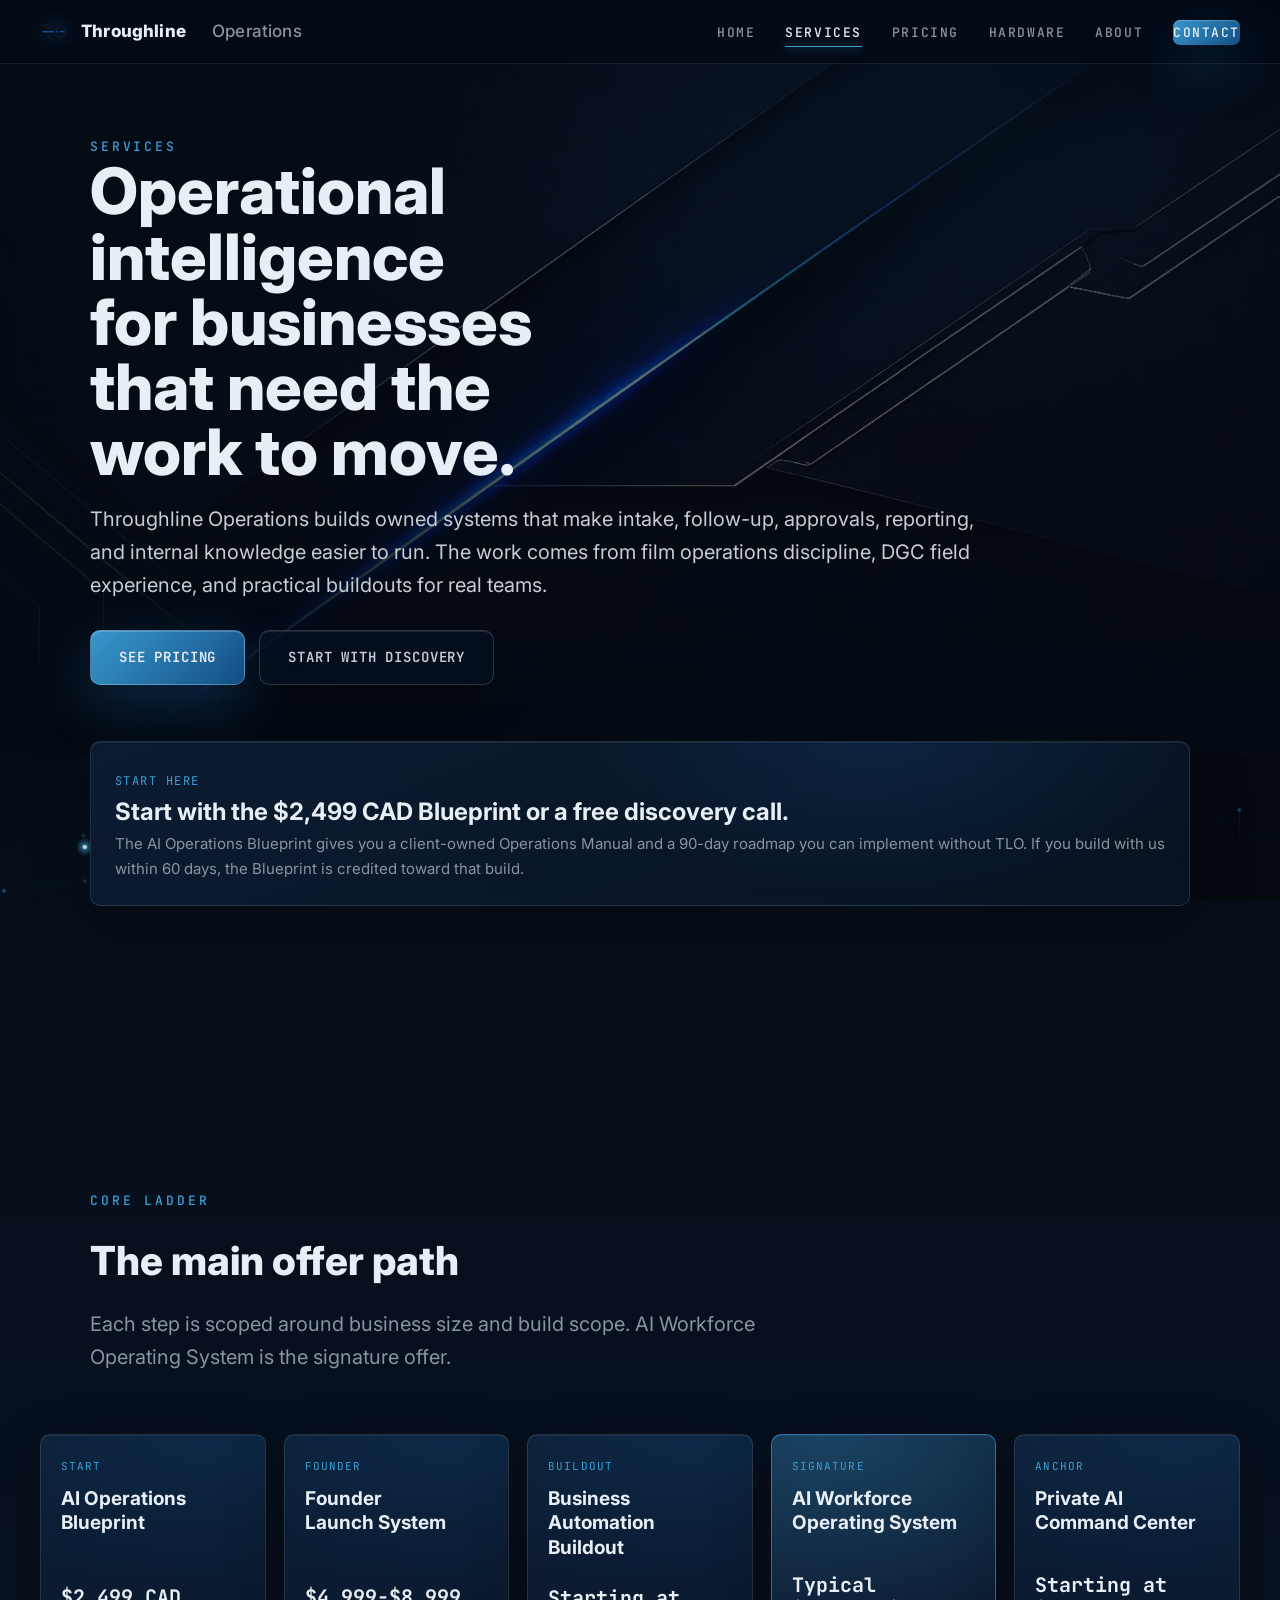
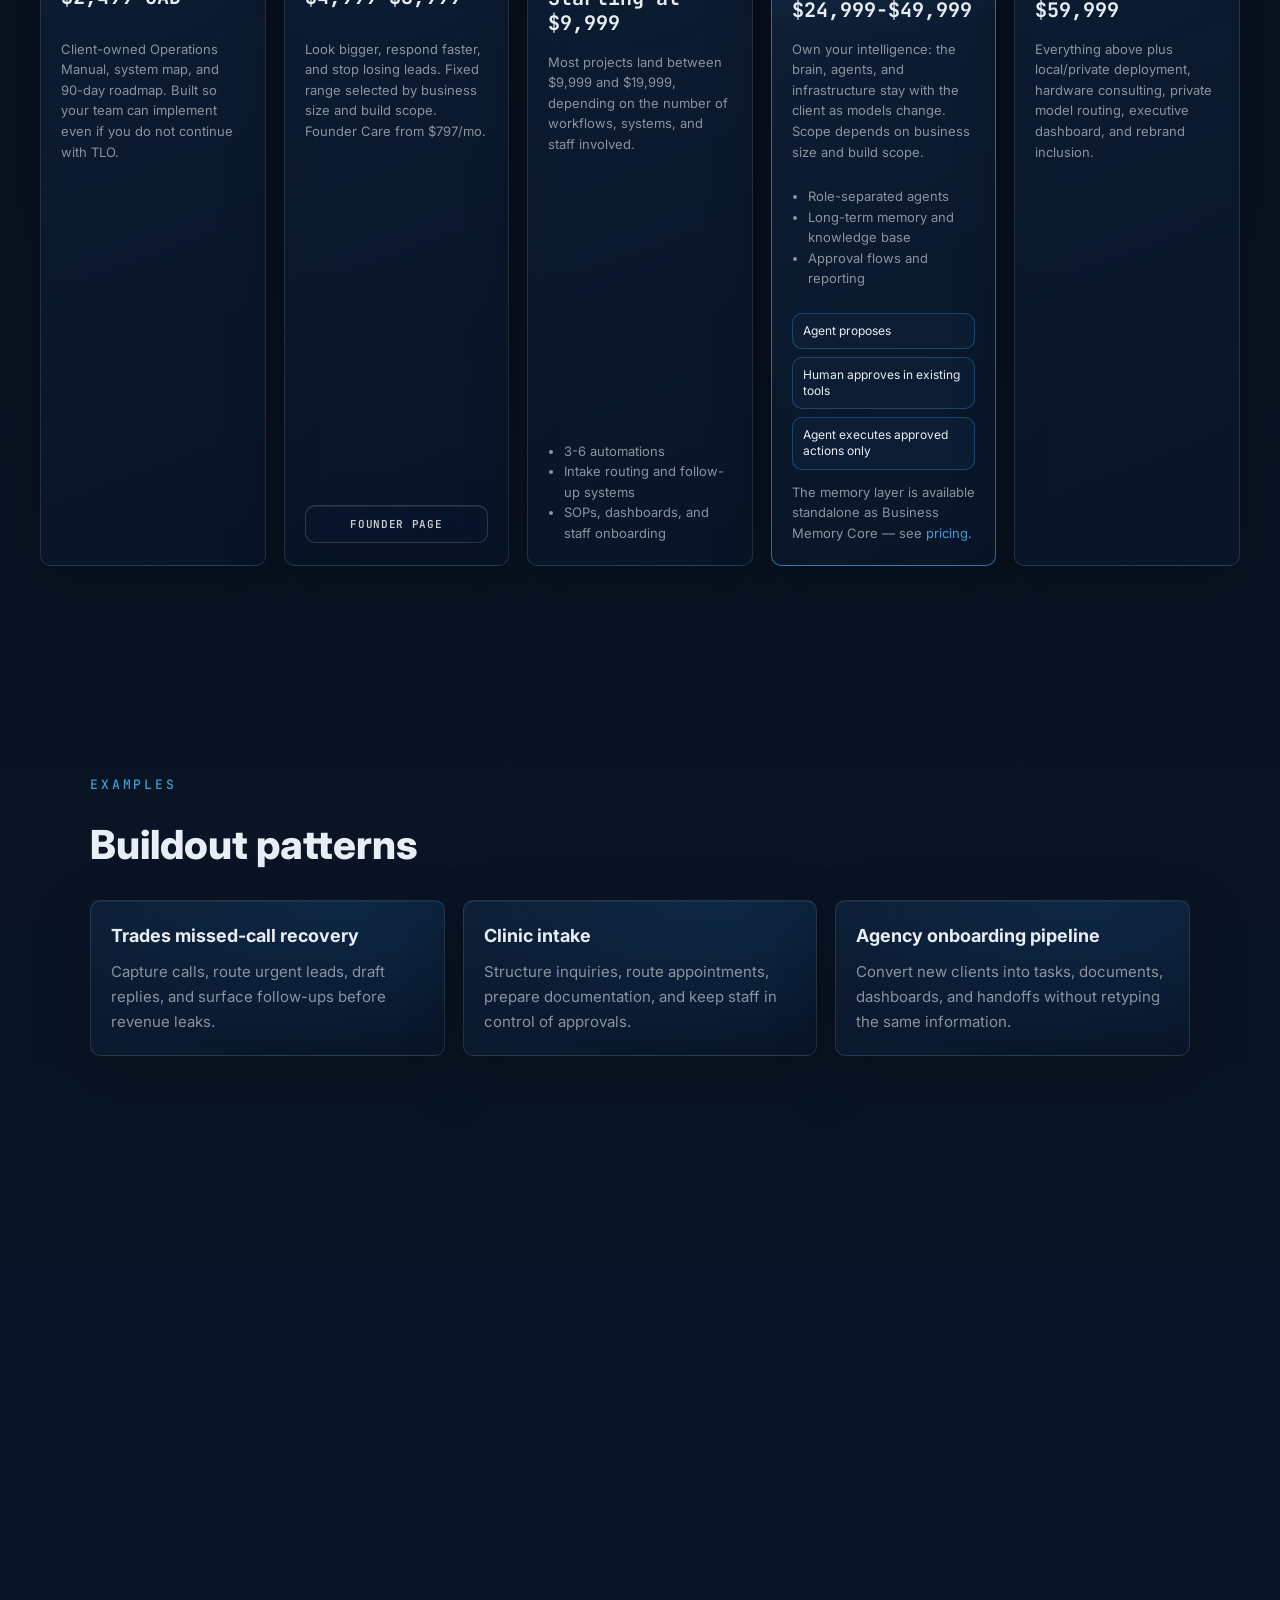
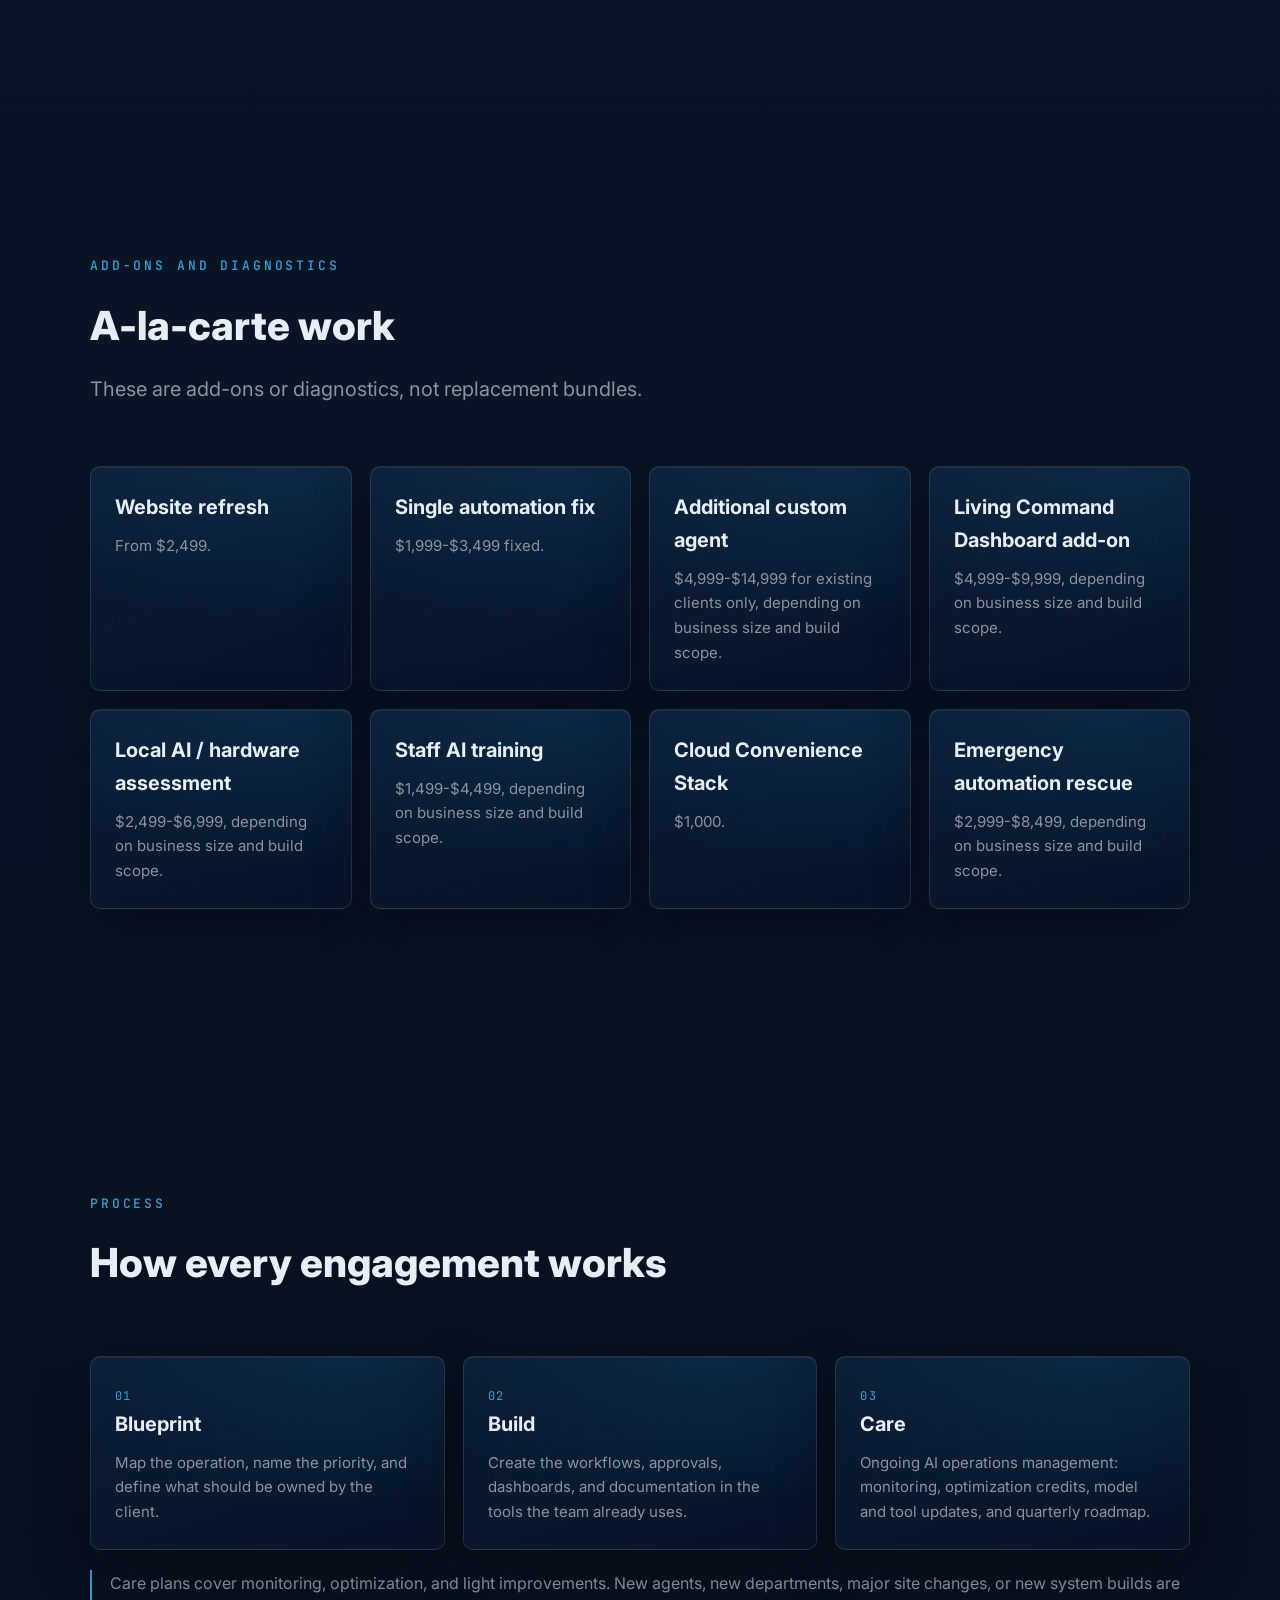
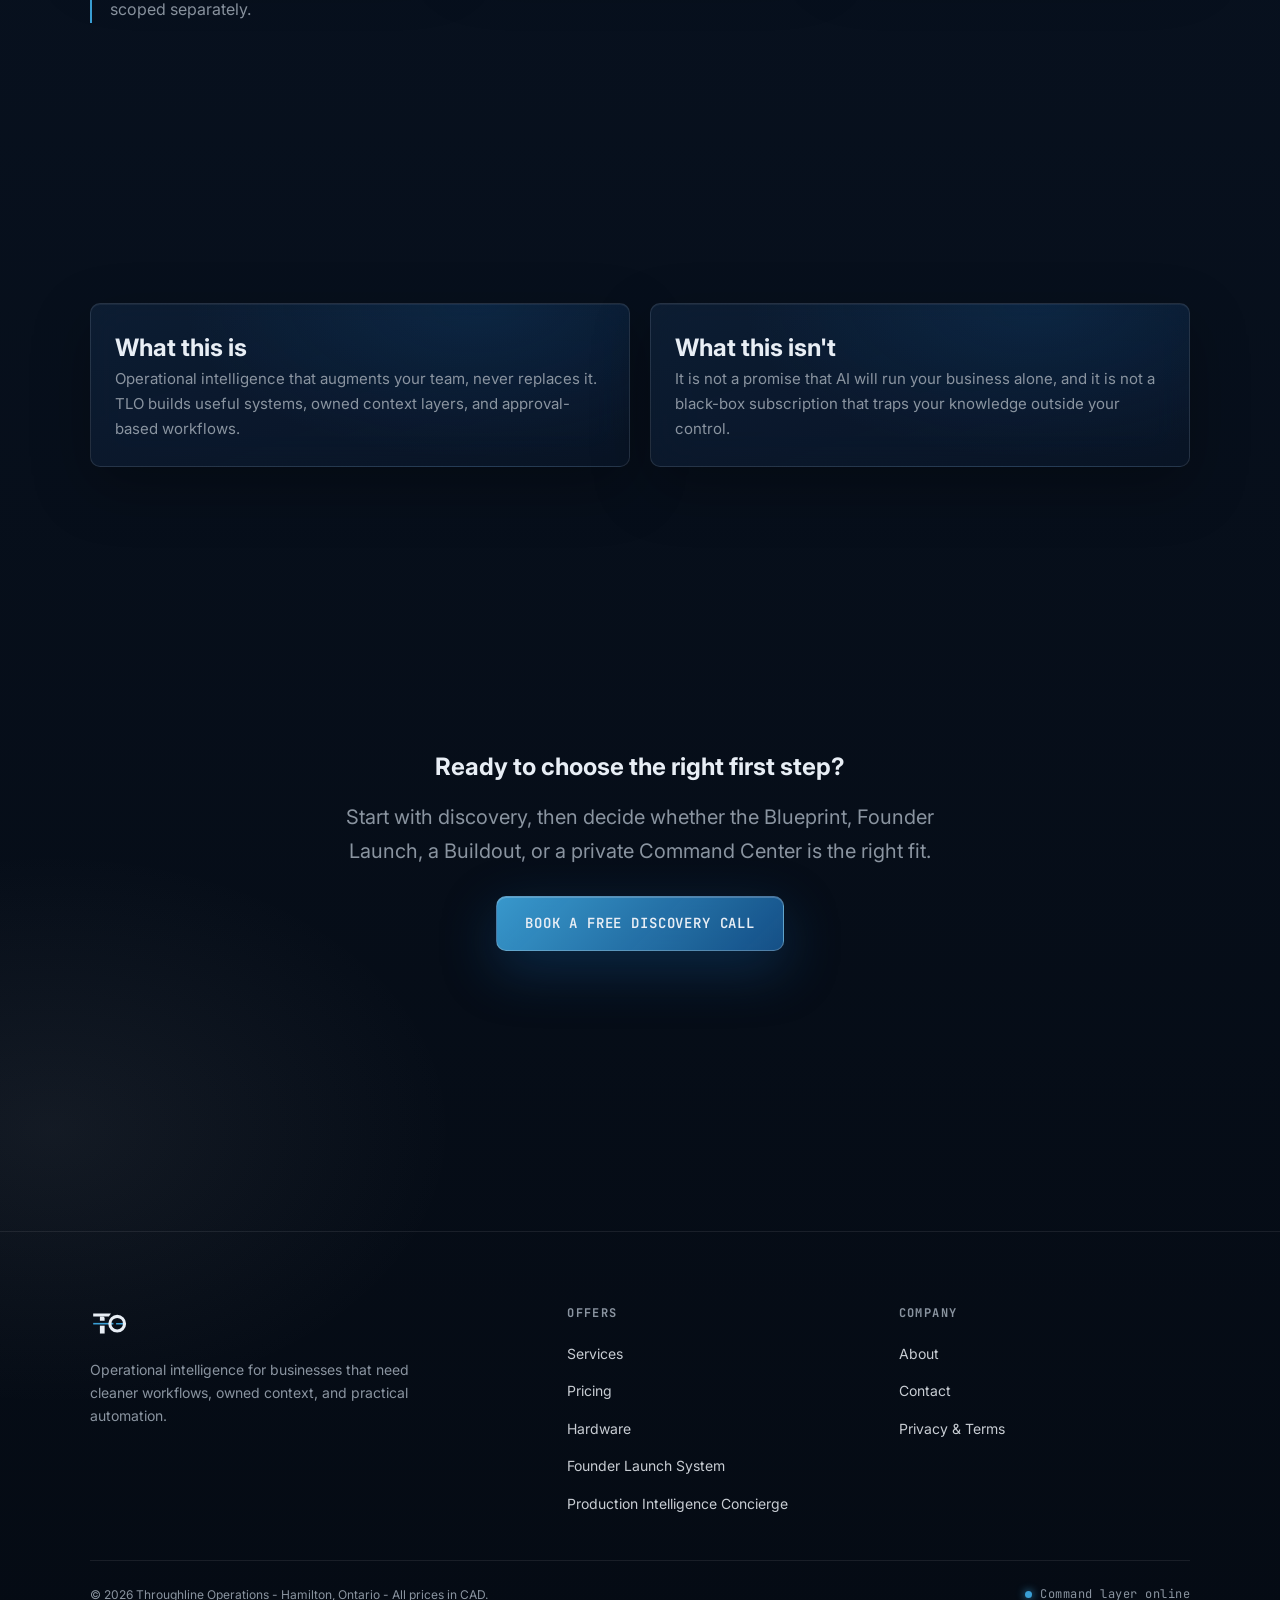
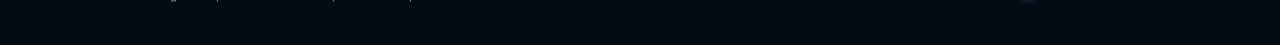
<file: services.html>
<!DOCTYPE html>
<html lang="en">
<head>
<meta charset="UTF-8">
<meta name="viewport" content="width=device-width, initial-scale=1.0">
<meta name="theme-color" content="#0A1628">
<title>Services | Throughline Operations</title>
<meta name="description" content="Operational intelligence services, from the AI Operations Blueprint to private AI Command Center builds.">
<link rel="canonical" href="https://throughlineoperations.com/services.html">
<meta property="og:type" content="website">
<meta property="og:title" content="Services | Throughline Operations">
<meta property="og:description" content="Operational intelligence services, from the AI Operations Blueprint to private AI Command Center builds.">
<meta property="og:url" content="https://throughlineoperations.com/services.html">
<meta property="og:image" content="https://throughlineoperations.com/assets/images/01_square_mark_TO_blue_throughline_transparent.svg">
<meta name="twitter:card" content="summary">
<link rel="icon" type="image/png" href="assets/images/01_square_mark_TO_blue_throughline_transparent_64_favicon.png">
<link rel="preconnect" href="https://fonts.googleapis.com">
<link rel="preconnect" href="https://fonts.gstatic.com" crossorigin>
<link href="https://fonts.googleapis.com/css2?family=Inter:wght@400;500;600;700;800;900&family=JetBrains+Mono:wght@400;500;600&display=swap" rel="stylesheet">
<link rel="preload" as="image" href="assets/images/Website-service-banner-July6.png">
<link rel="stylesheet" href="assets/css/throughline-v2.css?v=4">
<style>
.v3-hero { padding: 136px 0 56px; background: linear-gradient(160deg, rgba(10,22,40,.92), rgba(5,11,20,.82)), url('assets/images/about-banner.png'); background-size: cover; background-position: center; }
.v3-hero.field { background-image: linear-gradient(160deg, rgba(10,22,40,.94), rgba(5,11,20,.86)); }
.v3-hero h1 { font-size: var(--t-h1); max-width: 15ch; font-weight: 800; line-height: 1.02; }
.v3-hero p { max-width: 68ch; margin-top: 18px; font-size: var(--t-lead); color: var(--chrome-dim); }
.v3-actions { display: flex; flex-wrap: wrap; gap: 14px; margin-top: 28px; }
.v3-grid { display: grid; grid-template-columns: repeat(auto-fit, minmax(240px, 1fr)); gap: 18px; }
.v3-grid.three { grid-template-columns: repeat(3, minmax(0, 1fr)); }
.v3-grid.five { grid-template-columns: repeat(auto-fit, minmax(200px, 1fr)); }
@media (max-width: 860px) { .v3-grid.three { grid-template-columns: 1fr; } }
.v3-card, .v3-panel { border: 1px solid var(--edge); border-radius: var(--radius); background: var(--navy); padding: 24px; }
.v3-card h3, .v3-panel h3 { font-size: 20px; margin-bottom: 10px; }
.v3-card p, .v3-card li, .v3-panel p, .v3-panel li { color: var(--chrome-dim); font-size: 15px; line-height: 1.65; }
.v3-card ul, .v3-panel ul { padding-left: 20px; margin-top: 12px; }
.v3-price { font-family: var(--font-mono); color: var(--chrome-bright); font-size: 24px; font-weight: 700; margin: 12px 0; }
.v3-dominant { border-color: var(--signal-bright); box-shadow: 0 0 0 1px rgba(58,159,213,.28), 0 24px 60px rgba(21,96,164,.28); }
.v3-kicker { font-family: var(--font-mono); color: var(--signal-bright); letter-spacing: .12em; text-transform: uppercase; font-size: 12px; }
.v3-table { width: 100%; border-collapse: collapse; overflow: hidden; border: 1px solid var(--edge); border-radius: var(--radius); }
.v3-table th, .v3-table td { border-bottom: 1px solid var(--edge); padding: 16px; vertical-align: top; text-align: left; }
.v3-table th { color: var(--chrome-bright); font-family: var(--font-mono); font-size: 12px; letter-spacing: .08em; text-transform: uppercase; }
.v3-table td { color: var(--chrome-dim); }
.v3-table tr:last-child td { border-bottom: 0; }
.v3-split { display: grid; grid-template-columns: 1fr 1fr; gap: 20px; }
@media (max-width: 760px) { .v3-split { grid-template-columns: 1fr; } }
.v3-flow { display: flex; flex-wrap: wrap; gap: 12px; align-items: center; margin-top: 18px; }
.v3-flow span { border: 1px solid var(--edge-hi); border-radius: var(--radius); padding: 12px 14px; color: var(--chrome-bright); background: rgba(15,33,56,.72); }
.v3-note { border-left: 2px solid var(--signal-bright); padding-left: 18px; color: var(--chrome-dim); margin-top: 20px; }
.v3-section-tight { padding-top: 34px; }
.proof-slot { display: none; }
</style>
<script type="application/ld+json" data-v3-schema>
{
  "@context": "https://schema.org",
  "@type": "Service",
  "name": "Services",
  "headline": "Services | Throughline Operations",
  "description": "Operational intelligence services, from the AI Operations Blueprint to private AI Command Center builds.",
  "url": "https://throughlineoperations.com/services.html",
  "isPartOf": {
    "@type": "WebSite",
    "name": "Throughline Operations",
    "url": "https://throughlineoperations.com/"
  },
  "publisher": {
    "@type": "Organization",
    "name": "Throughline Operations",
    "url": "https://throughlineoperations.com/",
    "logo": "https://throughlineoperations.com/assets/images/01_square_mark_TO_blue_throughline_transparent.svg"
  }
}
</script>
</head>
<body>
<canvas id="circuitField" class="circuit-field" aria-hidden="true"></canvas>
<a class="skip-link" href="#main">Skip to content</a>
<nav class="site-nav">
  <a href="index.html" class="nav-brand" aria-label="Throughline Operations home">
    <img src="assets/images/01_square_mark_TO_blue_throughline_transparent.svg" alt="" width="30" height="30">
    <b>Throughline</b>&nbsp;<span>Operations</span>
  </a>
  <button class="nav-toggle" aria-label="Toggle menu" aria-expanded="false"><span></span><span></span><span></span></button>
  <ul class="nav-links">
    <li><a href="index.html">Home</a></li>
    <li><a href="services.html" aria-current="page">Services</a></li>
    <li><a href="pricing.html">Pricing</a></li>
    <li><a href="hardware.html">Hardware</a></li>
    <li><a href="about.html">About</a></li>
    <li><a href="book.html" class="nav-cta">Contact</a></li>
  </ul>
</nav>
<main id="main">

<section class="v3-hero services-banner">
  <div class="container">
    <span class="eyebrow">Services</span>
    <h1>Operational intelligence for businesses that need the work to move.</h1>
    <p>Throughline Operations builds owned systems that make intake, follow-up, approvals, reporting, and internal knowledge easier to run. The work comes from film operations discipline, DGC field experience, and practical buildouts for real teams.</p>
    <div class="v3-actions">
      <a href="pricing.html" class="btn btn-primary">See Pricing</a>
      <a href="book.html" class="btn btn-ghost">Start with Discovery</a>
    </div>
  </div>
</section>

<section class="section v3-section-tight service-intro-panel">
  <div class="container">
    <div class="v3-panel">
      <span class="v3-kicker">Start here</span>
      <h2>Start with the $2,499 CAD Blueprint or a free discovery call.</h2>
      <p>The AI Operations Blueprint gives you a client-owned Operations Manual and a 90-day roadmap you can implement without TLO. If you build with us within 60 days, the Blueprint is credited toward that build.</p>
    </div>
  </div>
</section>

<section class="section" id="sprints">
  <div class="container">
    <div class="section-head">
      <span class="eyebrow">Core ladder</span>
      <h2>The main offer path</h2>
      <p>Each step is scoped around business size and build scope. AI Workforce Operating System is the signature offer.</p>
    </div>
    <div class="v3-grid five offer-ladder">
      <article class="v3-card">
        <span class="v3-kicker">Start</span>
        <h3>AI Operations Blueprint</h3>
        <div class="v3-price"><span>$2,499 CAD</span></div>
        <p>Client-owned Operations Manual, system map, and 90-day roadmap. Built so your team can implement even if you do not continue with TLO.</p>
      </article>
      <article class="v3-card">
        <span class="v3-kicker">Founder</span>
        <h3>Founder Launch System</h3>
        <div class="v3-price"><span>$4,999-$8,999</span></div>
        <p>Look bigger, respond faster, and stop losing leads. Fixed range selected by business size and build scope. Founder Care from $797/mo.</p>
        <a href="founder.html" class="btn btn-ghost">Founder Page</a>
      </article>
      <article class="v3-card">
        <span class="v3-kicker">Buildout</span>
        <h3>Business Automation Buildout</h3>
        <div class="v3-price"><span>Starting at</span><span>$9,999</span></div>
        <p>Most projects land between $9,999 and $19,999, depending on the number of workflows, systems, and staff involved.</p>
        <ul><li>3-6 automations</li><li>Intake routing and follow-up systems</li><li>SOPs, dashboards, and staff onboarding</li></ul>
      </article>
      <article class="v3-card v3-dominant" id="agents">
        <span class="v3-kicker">Signature</span>
        <h3>AI Workforce Operating System</h3>
        <div class="v3-price"><span>Typical</span><span>$24,999-$49,999</span></div>
        <p>Own your intelligence: the brain, agents, and infrastructure stay with the client as models change. Scope depends on business size and build scope.</p>
        <ul><li>Role-separated agents</li><li>Long-term memory and knowledge base</li><li>Approval flows and reporting</li></ul>
        <div class="v3-flow"><span>Agent proposes</span><span>Human approves in existing tools</span><span>Agent executes approved actions only</span></div>
        <p>The memory layer is available standalone as Business Memory Core — see <a href="pricing.html">pricing</a>.</p>
      </article>
      <article class="v3-card">
        <span class="v3-kicker">Anchor</span>
        <h3>Private AI Command Center</h3>
        <div class="v3-price"><span>Starting at</span><span>$59,999</span></div>
        <p>Everything above plus local/private deployment, hardware consulting, private model routing, executive dashboard, and rebrand inclusion.</p>
      </article>
    </div>
  </div>
</section>

<section class="section service-examples">
  <div class="container">
    <div class="section-head">
      <span class="eyebrow">Examples</span>
      <h2>Buildout patterns</h2>
    </div>
    <div class="v3-grid three example-row">
      <div class="v3-card"><h3>Trades missed-call recovery</h3><p>Capture calls, route urgent leads, draft replies, and surface follow-ups before revenue leaks.</p></div>
      <div class="v3-card"><h3>Clinic intake</h3><p>Structure inquiries, route appointments, prepare documentation, and keep staff in control of approvals.</p></div>
      <div class="v3-card"><h3>Agency onboarding pipeline</h3><p>Convert new clients into tasks, documents, dashboards, and handoffs without retyping the same information.</p></div>
    </div>
  </div>
</section>

<section class="section" id="deployment">
  <div class="container">
    <div class="v3-split truth-split">
      <div class="v3-panel">
        <span class="eyebrow">Private deployment</span>
        <h2>Your data can stay in Canada. Here is what that means.</h2>
        <p>For sensitive teams, the system can be designed so data stays on Canadian infrastructure or on hardware in your office. That supports PIPEDA-aligned operations and keeps data insulated from U.S. CLOUD Act reach when configured locally.</p>
      </div>
      <div class="v3-panel">
        <span class="eyebrow">Interface layer</span>
        <h2>Living Command Dashboard</h2>
        <p>A generative, real-time interface layer can sit on top of any build so leaders can see the state of operations, ask better questions, and move from signal to action.</p>
      </div>
    </div>
  </div>
</section>

<section class="section" id="refresh">
  <div class="container">
    <div class="section-head">
      <span class="eyebrow">Add-ons and diagnostics</span>
      <h2>A-la-carte work</h2>
      <p>These are add-ons or diagnostics, not replacement bundles.</p>
    </div>
    <div class="v3-grid">
      <div class="v3-card"><h3>Website refresh</h3><p>From $2,499.</p></div>
      <div class="v3-card"><h3>Single automation fix</h3><p>$1,999-$3,499 fixed.</p></div>
      <div class="v3-card"><h3>Additional custom agent</h3><p>$4,999-$14,999 for existing clients only, depending on business size and build scope.</p></div>
      <div class="v3-card"><h3>Living Command Dashboard add-on</h3><p>$4,999-$9,999, depending on business size and build scope.</p></div>
      <div class="v3-card"><h3>Local AI / hardware assessment</h3><p>$2,499-$6,999, depending on business size and build scope.</p></div>
      <div class="v3-card"><h3>Staff AI training</h3><p>$1,499-$4,499, depending on business size and build scope.</p></div>
      <div class="v3-card"><h3>Cloud Convenience Stack</h3><p>$1,000.</p></div>
      <div class="v3-card"><h3>Emergency automation rescue</h3><p>$2,999-$8,499, depending on business size and build scope.</p></div>
    </div>
  </div>
</section>

<section class="section">
  <div class="container">
    <div class="section-head">
      <span class="eyebrow">Process</span>
      <h2>How every engagement works</h2>
    </div>
    <div class="v3-grid three">
      <div class="v3-card"><span class="v3-kicker">01</span><h3>Blueprint</h3><p>Map the operation, name the priority, and define what should be owned by the client.</p></div>
      <div class="v3-card"><span class="v3-kicker">02</span><h3>Build</h3><p>Create the workflows, approvals, dashboards, and documentation in the tools the team already uses.</p></div>
      <div class="v3-card"><span class="v3-kicker">03</span><h3>Care</h3><p>Ongoing AI operations management: monitoring, optimization credits, model and tool updates, and quarterly roadmap.</p></div>
    </div>
    <p class="v3-note">Care plans cover monitoring, optimization, and light improvements. New agents, new departments, major site changes, or new system builds are scoped separately.</p>
  </div>
</section>

<section class="section">
  <div class="container">
    <div class="v3-split">
      <div class="v3-panel"><h2>What this is</h2><p>Operational intelligence that augments your team, never replaces it. TLO builds useful systems, owned context layers, and approval-based workflows.</p></div>
      <div class="v3-panel"><h2>What this isn't</h2><p>It is not a promise that AI will run your business alone, and it is not a black-box subscription that traps your knowledge outside your control.</p></div>
    </div>
    <!-- PROOF-SLOT: Insert approved client proof only. No testimonials in Pass 1. -->
    <div class="proof-slot" aria-hidden="true"></div>
  </div>
</section>

<section class="section final-cta" style="text-align:center;">
  <div class="container">
    <h2>Ready to choose the right first step?</h2>
    <p class="lead" style="max-width:640px;margin:14px auto 28px;">Start with discovery, then decide whether the Blueprint, Founder Launch, a Buildout, or a private Command Center is the right fit.</p>
    <a href="book.html" class="btn btn-primary">Book a Free Discovery Call</a>
  </div>
</section>

</main>
<footer class="site-footer">
  <div class="container">
    <div class="footer-top">
      <div class="footer-brand-block">
        <img src="assets/images/03_square_mark_TO_chrome.svg" alt="Throughline Operations">
        <p>Operational intelligence for businesses that need cleaner workflows, owned context, and practical automation.</p>
      </div>
      <div class="footer-col">
        <h4>Offers</h4>
        <ul>
          <li><a href="services.html">Services</a></li>
          <li><a href="pricing.html">Pricing</a></li>
          <li><a href="hardware.html">Hardware</a></li>
          <li><a href="founder.html">Founder Launch System</a></li>
          <li><a href="vip.html">Production Intelligence Concierge</a></li>
        </ul>
      </div>
      <div class="footer-col">
        <h4>Company</h4>
        <ul>
          <li><a href="about.html">About</a></li>
          <li><a href="book.html">Contact</a></li>
          <li><a href="privacy.html">Privacy &amp; Terms</a></li>
        </ul>
      </div>
    </div>
    <div class="footer-bottom">
      <p class="footer-entity">&copy; <span data-year>2026</span> Throughline Operations - Hamilton, Ontario - All prices in CAD.</p>
      <span class="footer-status"><span class="dot"></span> Command layer online</span>
    </div>
  </div>
</footer>
<script src="assets/js/live-circuit.js?v=1" defer></script>
<script src="assets/js/site.js?v=4" defer></script>
</body>
</html>
</file>
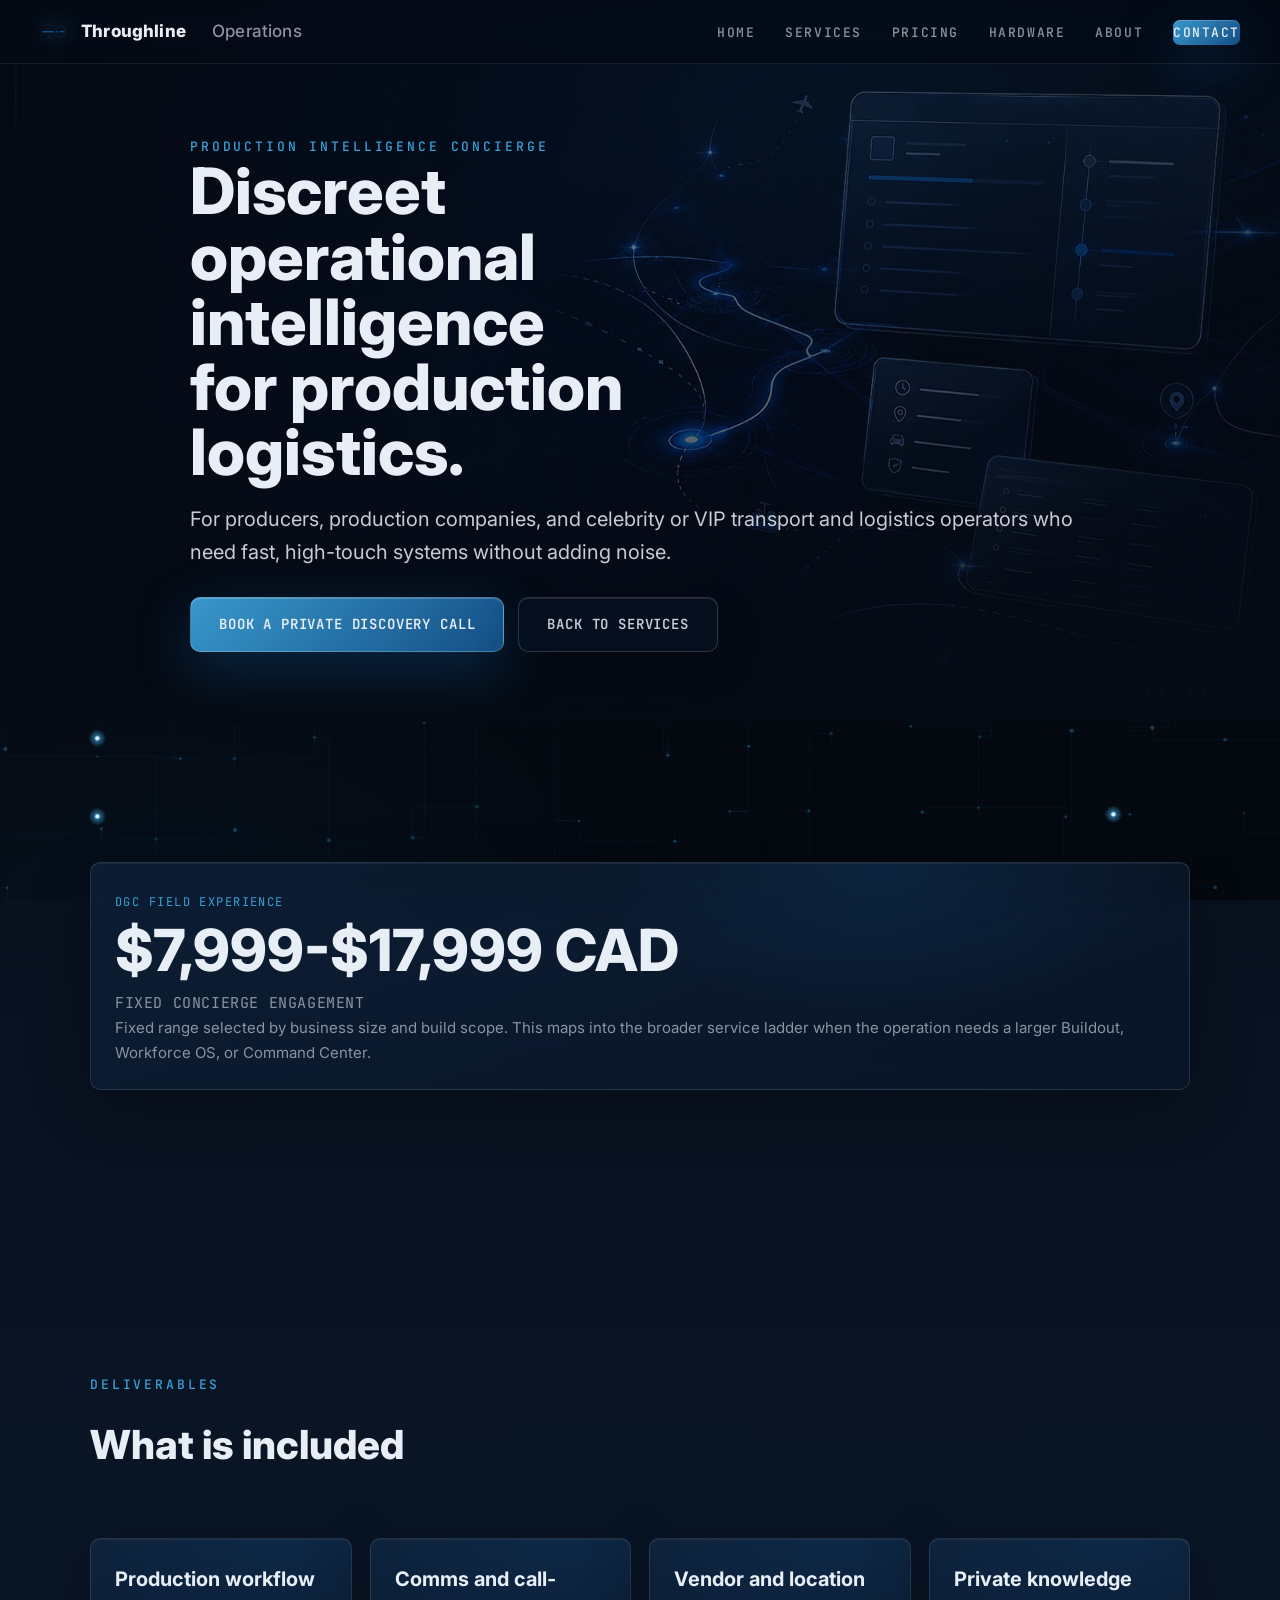
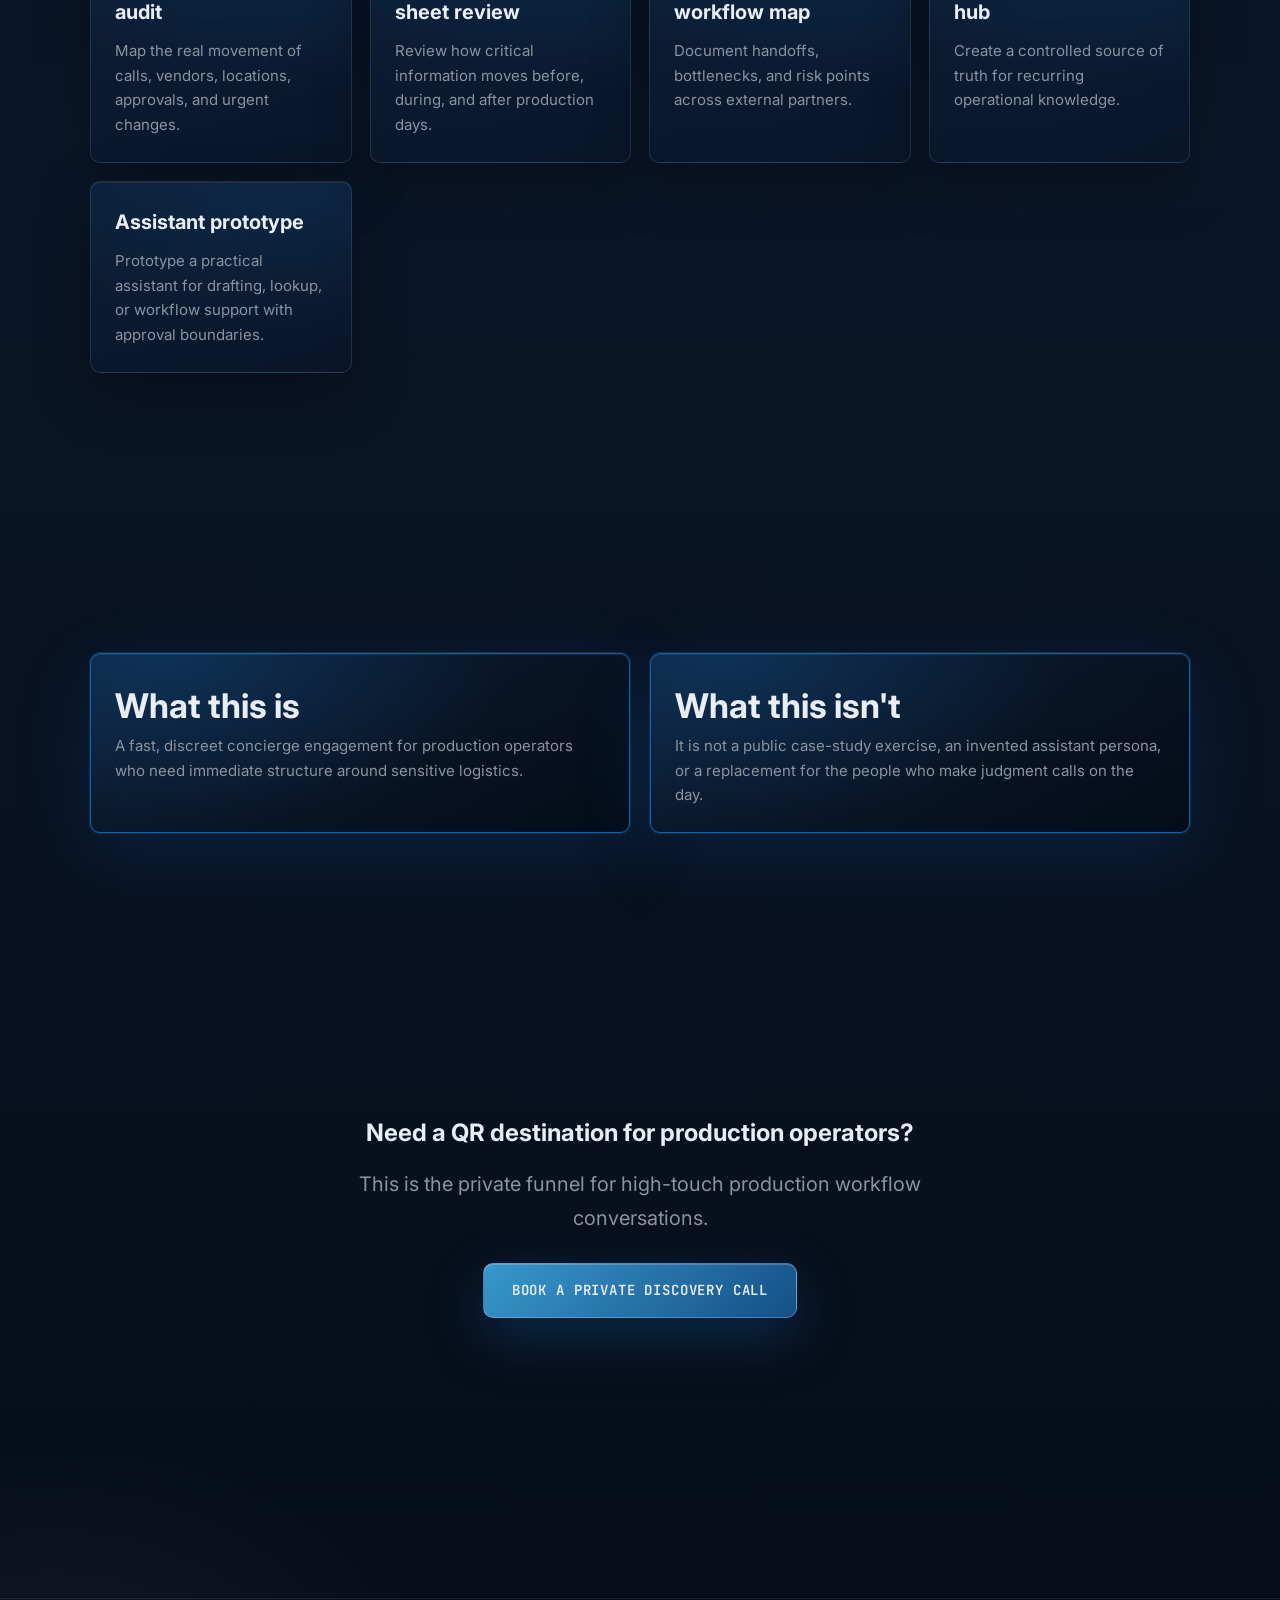
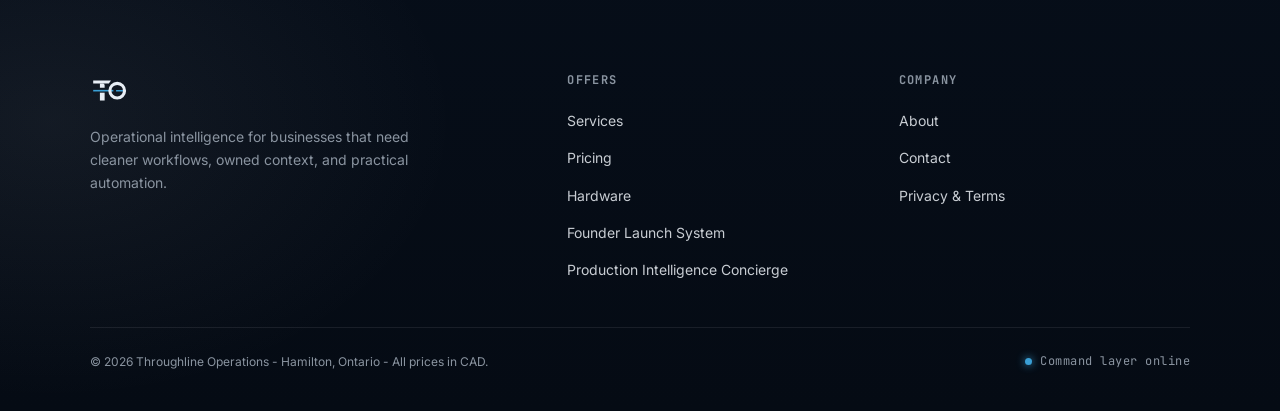
<file: vip.html>
<!DOCTYPE html>
<html lang="en">
<head>
<meta charset="UTF-8">
<meta name="viewport" content="width=device-width, initial-scale=1.0">
<meta name="theme-color" content="#0A1628">
<title>Production Intelligence Concierge | Throughline Operations</title>
<meta name="description" content="A discreet, high-touch operational intelligence engagement for production and VIP logistics operators.">
<link rel="canonical" href="https://throughlineoperations.com/vip.html">
<meta property="og:type" content="website">
<meta property="og:title" content="Production Intelligence Concierge | Throughline Operations">
<meta property="og:description" content="A discreet, high-touch operational intelligence engagement for production and VIP logistics operators.">
<meta property="og:url" content="https://throughlineoperations.com/vip.html">
<meta property="og:image" content="https://throughlineoperations.com/assets/images/01_square_mark_TO_blue_throughline_transparent.svg">
<meta name="twitter:card" content="summary">
<link rel="icon" type="image/png" href="assets/images/01_square_mark_TO_blue_throughline_transparent_64_favicon.png">
<link rel="preconnect" href="https://fonts.googleapis.com">
<link rel="preconnect" href="https://fonts.gstatic.com" crossorigin>
<link href="https://fonts.googleapis.com/css2?family=Inter:wght@400;500;600;700;800;900&family=JetBrains+Mono:wght@400;500;600&display=swap" rel="stylesheet">
<link rel="preload" as="image" href="assets/images/Website-image-VIP-banner.png">
<link rel="stylesheet" href="assets/css/throughline-v2.css?v=4">
<style>
.v3-hero { padding: 136px 0 56px; background: linear-gradient(160deg, rgba(10,22,40,.92), rgba(5,11,20,.82)), url('assets/images/about-banner.png'); background-size: cover; background-position: center; }
.v3-hero.field { background-image: linear-gradient(160deg, rgba(10,22,40,.94), rgba(5,11,20,.86)); }
.v3-hero h1 { font-size: var(--t-h1); max-width: 15ch; font-weight: 800; line-height: 1.02; }
.v3-hero p { max-width: 68ch; margin-top: 18px; font-size: var(--t-lead); color: var(--chrome-dim); }
.v3-actions { display: flex; flex-wrap: wrap; gap: 14px; margin-top: 28px; }
.v3-grid { display: grid; grid-template-columns: repeat(auto-fit, minmax(240px, 1fr)); gap: 18px; }
.v3-grid.three { grid-template-columns: repeat(3, minmax(0, 1fr)); }
.v3-grid.five { grid-template-columns: repeat(auto-fit, minmax(200px, 1fr)); }
@media (max-width: 860px) { .v3-grid.three { grid-template-columns: 1fr; } }
.v3-card, .v3-panel { border: 1px solid var(--edge); border-radius: var(--radius); background: var(--navy); padding: 24px; }
.v3-card h3, .v3-panel h3 { font-size: 20px; margin-bottom: 10px; }
.v3-card p, .v3-card li, .v3-panel p, .v3-panel li { color: var(--chrome-dim); font-size: 15px; line-height: 1.65; }
.v3-card ul, .v3-panel ul { padding-left: 20px; margin-top: 12px; }
.v3-price { font-family: var(--font-mono); color: var(--chrome-bright); font-size: 24px; font-weight: 700; margin: 12px 0; }
.v3-dominant { border-color: var(--signal-bright); box-shadow: 0 0 0 1px rgba(58,159,213,.28), 0 24px 60px rgba(21,96,164,.28); }
.v3-kicker { font-family: var(--font-mono); color: var(--signal-bright); letter-spacing: .12em; text-transform: uppercase; font-size: 12px; }
.v3-table { width: 100%; border-collapse: collapse; overflow: hidden; border: 1px solid var(--edge); border-radius: var(--radius); }
.v3-table th, .v3-table td { border-bottom: 1px solid var(--edge); padding: 16px; vertical-align: top; text-align: left; }
.v3-table th { color: var(--chrome-bright); font-family: var(--font-mono); font-size: 12px; letter-spacing: .08em; text-transform: uppercase; }
.v3-table td { color: var(--chrome-dim); }
.v3-table tr:last-child td { border-bottom: 0; }
.v3-split { display: grid; grid-template-columns: 1fr 1fr; gap: 20px; }
@media (max-width: 760px) { .v3-split { grid-template-columns: 1fr; } }
.v3-flow { display: flex; flex-wrap: wrap; gap: 12px; align-items: center; margin-top: 18px; }
.v3-flow span { border: 1px solid var(--edge-hi); border-radius: var(--radius); padding: 12px 14px; color: var(--chrome-bright); background: rgba(15,33,56,.72); }
.v3-note { border-left: 2px solid var(--signal-bright); padding-left: 18px; color: var(--chrome-dim); margin-top: 20px; }
.v3-section-tight { padding-top: 34px; }
.proof-slot { display: none; }
</style>
<script type="application/ld+json" data-v3-schema>
{
  "@context": "https://schema.org",
  "@type": "Service",
  "name": "Production Intelligence Concierge",
  "headline": "Production Intelligence Concierge | Throughline Operations",
  "description": "A discreet, high-touch operational intelligence engagement for production and VIP logistics operators.",
  "url": "https://throughlineoperations.com/vip.html",
  "isPartOf": {
    "@type": "WebSite",
    "name": "Throughline Operations",
    "url": "https://throughlineoperations.com/"
  },
  "publisher": {
    "@type": "Organization",
    "name": "Throughline Operations",
    "url": "https://throughlineoperations.com/",
    "logo": "https://throughlineoperations.com/assets/images/01_square_mark_TO_blue_throughline_transparent.svg"
  }
}
</script>
</head>
<body>
<canvas id="circuitField" class="circuit-field" aria-hidden="true"></canvas>
<a class="skip-link" href="#main">Skip to content</a>
<nav class="site-nav">
  <a href="index.html" class="nav-brand" aria-label="Throughline Operations home">
    <img src="assets/images/01_square_mark_TO_blue_throughline_transparent.svg" alt="" width="30" height="30">
    <b>Throughline</b>&nbsp;<span>Operations</span>
  </a>
  <button class="nav-toggle" aria-label="Toggle menu" aria-expanded="false"><span></span><span></span><span></span></button>
  <ul class="nav-links">
    <li><a href="index.html">Home</a></li>
    <li><a href="services.html">Services</a></li>
    <li><a href="pricing.html">Pricing</a></li>
    <li><a href="hardware.html">Hardware</a></li>
    <li><a href="about.html">About</a></li>
    <li><a href="book.html" class="nav-cta">Contact</a></li>
  </ul>
</nav>
<main id="main">

<section class="v3-hero color-field vip-field specialty-hero">
  <div class="container">
    <span class="eyebrow">Production Intelligence Concierge</span>
    <h1>Discreet operational intelligence for production logistics.</h1>
    <p>For producers, production companies, and celebrity or VIP transport and logistics operators who need fast, high-touch systems without adding noise.</p>
    <div class="v3-actions"><a href="book.html" class="btn btn-primary">Book a Private Discovery Call</a><a href="services.html" class="btn btn-ghost">Back to Services</a></div>
  </div>
</section>
<section class="section">
  <div class="container">
    <div class="v3-panel specialty-price-card"><span class="v3-kicker">DGC field experience</span><div class="specialty-price">$7,999-$17,999 CAD</div><p class="specialty-price-meta">Fixed concierge engagement</p><p>Fixed range selected by business size and build scope. This maps into the broader service ladder when the operation needs a larger Buildout, Workforce OS, or Command Center.</p></div>
  </div>
</section>
<section class="section">
  <div class="container">
    <div class="section-head"><span class="eyebrow">Deliverables</span><h2>What is included</h2></div>
    <div class="v3-grid">
      <div class="v3-card"><h3>Production workflow audit</h3><p>Map the real movement of calls, vendors, locations, approvals, and urgent changes.</p></div>
      <div class="v3-card"><h3>Comms and call-sheet review</h3><p>Review how critical information moves before, during, and after production days.</p></div>
      <div class="v3-card"><h3>Vendor and location workflow map</h3><p>Document handoffs, bottlenecks, and risk points across external partners.</p></div>
      <div class="v3-card"><h3>Private knowledge hub</h3><p>Create a controlled source of truth for recurring operational knowledge.</p></div>
      <div class="v3-card"><h3>Assistant prototype</h3><p>Prototype a practical assistant for drafting, lookup, or workflow support with approval boundaries.</p></div>
    </div>
  </div>
</section>
<section class="section">
  <div class="container">
    <div class="v3-split truth-split">
      <div class="v3-panel"><h2>What this is</h2><p>A fast, discreet concierge engagement for production operators who need immediate structure around sensitive logistics.</p></div>
      <div class="v3-panel"><h2>What this isn't</h2><p>It is not a public case-study exercise, an invented assistant persona, or a replacement for the people who make judgment calls on the day.</p></div>
    </div>
    <!-- PROOF-SLOT: Insert approved production proof only. No testimonials in Pass 1. -->
  </div>
</section>
<section class="section final-cta" style="text-align:center;"><div class="container"><h2>Need a QR destination for production operators?</h2><p class="lead" style="max-width:620px;margin:14px auto 28px;">This is the private funnel for high-touch production workflow conversations.</p><a href="book.html" class="btn btn-primary">Book a Private Discovery Call</a></div></section>

</main>
<footer class="site-footer">
  <div class="container">
    <div class="footer-top">
      <div class="footer-brand-block">
        <img src="assets/images/03_square_mark_TO_chrome.svg" alt="Throughline Operations">
        <p>Operational intelligence for businesses that need cleaner workflows, owned context, and practical automation.</p>
      </div>
      <div class="footer-col">
        <h4>Offers</h4>
        <ul>
          <li><a href="services.html">Services</a></li>
          <li><a href="pricing.html">Pricing</a></li>
          <li><a href="hardware.html">Hardware</a></li>
          <li><a href="founder.html">Founder Launch System</a></li>
          <li><a href="vip.html">Production Intelligence Concierge</a></li>
        </ul>
      </div>
      <div class="footer-col">
        <h4>Company</h4>
        <ul>
          <li><a href="about.html">About</a></li>
          <li><a href="book.html">Contact</a></li>
          <li><a href="privacy.html">Privacy &amp; Terms</a></li>
        </ul>
      </div>
    </div>
    <div class="footer-bottom">
      <p class="footer-entity">&copy; <span data-year>2026</span> Throughline Operations - Hamilton, Ontario - All prices in CAD.</p>
      <span class="footer-status"><span class="dot"></span> Command layer online</span>
    </div>
  </div>
</footer>
<script src="assets/js/live-circuit.js?v=1" defer></script>
<script src="assets/js/site.js?v=4" defer></script>
</body>
</html>
</file>
<file: assets/css/throughline-v2.css>
/* ════════════════════════════════════════════════════════════════════════
   THROUGHLINE OPERATIONS — v2 DESIGN SYSTEM
   Living command surface. Tokens defined ONCE here; never hardcode hex in
   page components. Loaded by every page for nav/footer/card/type consistency.
   ════════════════════════════════════════════════════════════════════════ */

:root {
  /* ---- Palette (v2 deepened) ---- */
  --void: #050B14;
  --navy: #0A1628;
  --navy-raised: #0F2138;
  --signal: #1560A4;
  --signal-bright: #3a9fd5;
  --chrome: #C8CDD3;
  --chrome-bright: #E8EEF5;
  --chrome-dim: #8A94A0;
  --edge: rgba(200, 205, 211, 0.10);
  --edge-hi: rgba(58, 159, 213, 0.34);

  /* ---- Type ---- */
  --font-display: 'Inter Display', 'Inter', system-ui, sans-serif;
  --font-body: 'Inter', system-ui, sans-serif;
  --font-mono: 'JetBrains Mono', ui-monospace, 'SFMono-Regular', monospace;

  /* desktop type scale: 88/64/40/28/20/16/13 */
  --t-hero: clamp(48px, 8vw, 88px);
  --t-h1: clamp(40px, 6vw, 64px);
  --t-h2: clamp(30px, 4.4vw, 40px);
  --t-h3: clamp(22px, 2.6vw, 28px);
  --t-lead: clamp(18px, 2vw, 20px);
  --t-body: 16px;
  --t-mono: 13px;

  /* ---- Rhythm ---- */
  --radius: 10px;
  --radius-lg: 16px;
  --maxw: 1180px;
  --gut: clamp(20px, 5vw, 40px);
  --section-y: clamp(72px, 11vw, 140px);

  /* ---- Motion ---- */
  --ease-out: cubic-bezier(0.2, 0.75, 0.2, 1);
  --ease-in-out: cubic-bezier(0.65, 0, 0.35, 1);
}

*, *::before, *::after { box-sizing: border-box; margin: 0; padding: 0; }

html { scroll-behavior: smooth; -webkit-text-size-adjust: 100%; }

body {
  background: var(--void);
  color: var(--chrome);
  font-family: var(--font-body);
  font-size: var(--t-body);
  line-height: 1.65;
  overflow-x: hidden;
  -webkit-font-smoothing: antialiased;
  text-rendering: optimizeLegibility;
}

/* depth: never flat-fill; faint signal bloom behind the page */
body::before {
  content: '';
  position: fixed;
  inset: 0;
  z-index: -3;
  background:
    radial-gradient(1100px 720px at 78% -8%, rgba(21, 96, 164, 0.16), transparent 60%),
    radial-gradient(900px 600px at 12% 108%, rgba(21, 96, 164, 0.10), transparent 62%),
    linear-gradient(180deg, var(--void) 0%, #04080F 100%);
  pointer-events: none;
}

a { color: var(--signal-bright); text-decoration: none; transition: color 0.2s var(--ease-out); }
a:hover { color: #5bb8f0; }
img, svg, video { display: block; max-width: 100%; }
:focus-visible { outline: 2px solid var(--signal-bright); outline-offset: 3px; border-radius: 3px; }

.container { max-width: var(--maxw); margin: 0 auto; padding: 0 var(--gut); width: 100%; }

.skip-link {
  position: absolute; left: -999px; top: 0; z-index: 300;
  background: var(--signal-bright); color: #001018;
  padding: 12px 18px; border-radius: 0 0 var(--radius) 0;
  font-family: var(--font-mono); font-weight: 600;
  letter-spacing: 0.04em; text-transform: uppercase; font-size: var(--t-mono);
}
.skip-link:focus { left: 0; }

/* ════════════ TYPOGRAPHY HELPERS ════════════ */
.eyebrow {
  font-family: var(--font-mono);
  font-size: var(--t-mono);
  font-weight: 500;
  letter-spacing: 0.22em;
  text-transform: uppercase;
  color: var(--signal-bright);
}
.display {
  font-family: var(--font-display);
  font-weight: 800;
  letter-spacing: -0.02em;
  line-height: 1.02;
  color: var(--chrome-bright);
}
.lead { font-size: var(--t-lead); color: var(--chrome-dim); line-height: 1.7; }

h1, h2, h3 { font-family: var(--font-display); color: var(--chrome-bright); }

/* ════════════ THE LIVE CIRCUIT — site-wide canvas base ════════════ */
.circuit-field {
  position: fixed;
  inset: 0;
  z-index: -1;            /* above hero background video (-2), below content */
  pointer-events: none;
  opacity: 0;
  transition: opacity 1.2s ease;
}
.circuit-field.live { opacity: 1; }

/* ════════════ NAV ════════════ */
.site-nav {
  position: fixed; top: 0; left: 0; right: 0; z-index: 100;
  height: 64px;
  display: flex; align-items: center; justify-content: space-between;
  padding: 0 var(--gut);
  background: rgba(5, 11, 20, 0.72);
  backdrop-filter: blur(18px) saturate(140%);
  -webkit-backdrop-filter: blur(18px) saturate(140%);
  border-bottom: 1px solid var(--edge);
  transition: background 0.3s, border-color 0.3s, transform 0.35s var(--ease-out);
}
.site-nav.scrolled { background: rgba(5, 11, 20, 0.92); border-color: var(--edge-hi); }
.site-nav.nav-hidden { transform: translateY(-100%); }
.site-nav.nav-hidden:focus-within, .site-nav.nav-hidden:has(.nav-links.open) { transform: none; }
.nav-brand {
  display: flex; align-items: center; gap: 11px;
  font-family: var(--font-display); font-weight: 800; font-size: 17px;
  letter-spacing: 0.01em; color: var(--chrome-bright);
}
.nav-brand img { height: 30px; width: auto; filter: drop-shadow(0 0 10px rgba(58,159,213,0.35)); }
.nav-brand b { font-weight: 800; }
.nav-brand span { color: var(--chrome-dim); font-weight: 500; }
.nav-links { display: flex; gap: 30px; list-style: none; align-items: center; }
.nav-links a {
  font-family: var(--font-mono); font-size: var(--t-mono); font-weight: 500;
  letter-spacing: 0.12em; text-transform: uppercase; color: var(--chrome-dim);
  transition: color 0.25s; position: relative; padding: 4px 0;
}
.nav-links a:hover, .nav-links a[aria-current="page"] { color: var(--chrome-bright); }
.nav-links a[aria-current="page"]::after {
  content: ''; position: absolute; left: 0; right: 0; bottom: -2px; height: 1px;
  background: var(--signal-bright); box-shadow: 0 0 8px var(--signal-bright);
}
.nav-cta {
  font-family: var(--font-mono); font-size: var(--t-mono); font-weight: 600;
  letter-spacing: 0.08em; text-transform: uppercase;
  color: var(--void) !important; background: var(--signal-bright);
  padding: 9px 16px; border-radius: 7px;
  transition: background 0.2s, box-shadow 0.2s, transform 0.15s;
}
.nav-cta:hover { background: #5bb8f0; box-shadow: 0 0 24px rgba(58,159,213,0.5); transform: translateY(-1px); }
.nav-toggle { display: none; background: none; border: none; cursor: pointer; padding: 6px; }
.nav-toggle span { display: block; width: 24px; height: 2px; background: var(--chrome); margin: 5px 0; transition: 0.3s; border-radius: 2px; }

@media (max-width: 860px) {
  .nav-toggle { display: block; }
  .nav-links {
    position: fixed; top: 64px; left: 0; right: 0;
    flex-direction: column; align-items: flex-start; gap: 22px;
    padding: 28px var(--gut) 34px;
    background: rgba(5, 11, 20, 0.98);
    border-bottom: 1px solid var(--edge-hi);
    transform: translateY(-130%); transition: transform 0.35s var(--ease-out);
  }
  .nav-links.open { transform: translateY(0); }
  .nav-cta { align-self: stretch; text-align: center; }
}

/* ════════════ BUTTONS ════════════ */
.btn {
  display: inline-flex; align-items: center; gap: 9px;
  font-family: var(--font-mono); font-weight: 600; font-size: 14px;
  letter-spacing: 0.06em; text-transform: uppercase;
  padding: 15px 28px; border-radius: var(--radius);
  cursor: pointer; border: 1px solid transparent;
  transition: transform 0.18s var(--ease-out), background 0.2s, box-shadow 0.2s, border-color 0.2s, color 0.2s;
}
.btn svg { width: 16px; height: 16px; }
.btn-primary {
  background: var(--signal-bright); color: var(--void);
  box-shadow: 0 12px 34px rgba(21, 96, 164, 0.34);
}
.btn-primary:hover { background: #5bb8f0; color: var(--void); transform: translateY(-2px); box-shadow: 0 16px 44px rgba(58,159,213,0.46); }
.btn-ghost {
  background: transparent; color: var(--chrome); border-color: var(--edge-hi);
}
.btn-ghost:hover { color: var(--chrome-bright); border-color: var(--signal-bright); transform: translateY(-2px); }

/* ════════════ SECTION SCAFFOLD ════════════ */
.section { padding: var(--section-y) 0; position: relative; }
.section-head { max-width: 720px; margin-bottom: clamp(36px, 5vw, 60px); }
.section-head.center { margin-left: auto; margin-right: auto; text-align: center; }
.section-head .eyebrow { margin-bottom: 16px; display: inline-block; }
.section-head h2 { font-size: var(--t-h2); font-weight: 800; }
.section-head p { margin-top: 14px; font-size: var(--t-lead); color: var(--chrome-dim); }

/* ════════════ REVEAL (varied, reduced-motion safe) ════════════ */
.rv { opacity: 0; transform: translateY(28px); transition: opacity 0.8s var(--ease-out), transform 0.8s var(--ease-out); }
.rv.in { opacity: 1; transform: none; }
.rv-1 { transition-delay: 0.06s; }
.rv-2 { transition-delay: 0.14s; }
.rv-3 { transition-delay: 0.22s; }
.rv-4 { transition-delay: 0.30s; }
/* lateral variant so entrances aren't all uniform fade-ups */
.rv-left { transform: translateX(-28px); }
.rv-scale { transform: scale(0.96); }

/* ════════════ SERVICE CARDS (the five) ════════════ */
.svc-grid {
  display: grid;
  grid-template-columns: repeat(2, 1fr);
  gap: 20px;
}
.svc-grid .svc-card.flagship { grid-column: 1 / -1; }
@media (max-width: 760px) { .svc-grid { grid-template-columns: 1fr; } }

.svc-card {
  position: relative;
  background: linear-gradient(165deg, var(--navy-raised), var(--navy) 88%);
  border: 1px solid var(--edge);
  border-radius: var(--radius-lg);
  padding: clamp(24px, 3vw, 34px);
  display: flex; flex-direction: column; gap: 12px;
  transition: border-color 0.3s, transform 0.3s, box-shadow 0.3s;
  overflow: hidden;
  text-decoration: none; color: inherit;
}
.svc-card::after {
  content: ''; position: absolute; inset: 0; border-radius: inherit;
  background: radial-gradient(420px 220px at var(--mx, 70%) -10%, rgba(58,159,213,0.14), transparent 70%);
  opacity: 0; transition: opacity 0.4s; pointer-events: none;
}
.svc-card:hover { border-color: var(--edge-hi); transform: translateY(-4px); box-shadow: 0 20px 60px rgba(0,0,0,0.4); }
.svc-card:hover::after { opacity: 1; }
.svc-card.flagship {
  border-color: rgba(58,159,213,0.3);
  box-shadow: 0 0 0 1px rgba(58,159,213,0.16), 0 18px 60px rgba(21,96,164,0.22);
}
.svc-num { font-family: var(--font-mono); font-size: var(--t-mono); letter-spacing: 0.14em; color: var(--signal-bright); text-transform: uppercase; }
.svc-card h3 { font-size: var(--t-h3); font-weight: 800; color: var(--chrome-bright); }
.svc-card p { font-size: 15px; color: var(--chrome-dim); line-height: 1.65; }
.svc-get { font-size: 14px; color: var(--chrome); }
.svc-get b { color: var(--chrome-bright); font-weight: 600; }
.svc-foot { margin-top: auto; padding-top: 14px; display: flex; align-items: center; justify-content: space-between; gap: 12px; flex-wrap: wrap; }
.svc-price { font-family: var(--font-mono); font-weight: 600; font-size: 14px; color: var(--chrome-bright); letter-spacing: 0.02em; }
.svc-link { font-family: var(--font-mono); font-size: var(--t-mono); letter-spacing: 0.08em; text-transform: uppercase; color: var(--signal-bright); }
.badge {
  display: inline-flex; align-items: center; gap: 7px;
  font-family: var(--font-mono); font-size: 11px; font-weight: 600;
  letter-spacing: 0.1em; text-transform: uppercase; color: var(--signal-bright);
  background: rgba(58,159,213,0.1); border: 1px solid rgba(58,159,213,0.28);
  padding: 5px 11px; border-radius: 999px;
}
.badge::before { content: ''; width: 6px; height: 6px; border-radius: 50%; background: var(--signal-bright); box-shadow: 0 0 8px var(--signal-bright); }

/* ════════════ BLUEPRINT ENTRY BLOCK ("Start here" front door) ════════════ */
.blueprint {
  position: relative;
  border: 1px solid var(--edge-hi);
  border-radius: var(--radius-lg);
  background:
    radial-gradient(80% 130% at 100% 0%, rgba(21,96,164,0.2), transparent 60%),
    linear-gradient(135deg, var(--navy-raised), var(--navy) 80%);
  padding: clamp(28px, 4vw, 44px);
  display: grid; grid-template-columns: 1.4fr 1fr; gap: clamp(24px, 4vw, 48px); align-items: center;
  overflow: hidden;
}
@media (max-width: 820px) { .blueprint { grid-template-columns: 1fr; } }
.blueprint .eyebrow { margin-bottom: 14px; display: inline-block; }
.blueprint h2 { font-size: var(--t-h2); font-weight: 800; margin-bottom: 12px; }
.blueprint p { color: var(--chrome-dim); font-size: var(--t-lead); }
.blueprint-side {
  background: rgba(5,11,20,0.5); border: 1px solid var(--edge);
  border-radius: var(--radius); padding: 24px;
}
.blueprint-price { font-family: var(--font-display); font-weight: 800; font-size: 40px; color: var(--chrome-bright); line-height: 1; }
.blueprint-price span { font-family: var(--font-mono); font-size: 14px; color: var(--chrome-dim); font-weight: 500; letter-spacing: 0.04em; }
.blueprint-list { list-style: none; margin: 18px 0; display: flex; flex-direction: column; gap: 10px; }
.blueprint-list li { font-size: 14px; color: var(--chrome); padding-left: 24px; position: relative; line-height: 1.5; }
.blueprint-list li::before { content: '→'; position: absolute; left: 0; color: var(--signal-bright); font-family: var(--font-mono); }
.blueprint-credit { font-family: var(--font-mono); font-size: 12px; color: var(--signal-bright); letter-spacing: 0.04em; margin-top: 4px; }

/* ════════════ STAT / READOUT BLOCK (count-up mono) ════════════ */
.readouts { display: grid; grid-template-columns: repeat(3, 1fr); gap: 20px; }
@media (max-width: 700px) { .readouts { grid-template-columns: 1fr; max-width: 360px; margin: 0 auto; } }
.readout {
  border: 1px solid var(--edge); border-radius: var(--radius-lg);
  background: linear-gradient(165deg, var(--navy-raised), var(--navy) 90%);
  padding: clamp(24px, 3vw, 34px); text-align: center;
}
.readout-num { font-family: var(--font-mono); font-weight: 700; font-size: clamp(40px, 6vw, 56px); color: var(--chrome-bright); line-height: 1; letter-spacing: -0.02em; }
.readout-num .unit { color: var(--signal-bright); }
.readout-label { margin-top: 12px; font-size: 14px; color: var(--chrome-dim); line-height: 1.5; }

/* ════════════ HONESTY SPLIT PANEL ════════════ */
.honesty-grid { display: grid; grid-template-columns: 1fr 1fr; gap: 20px; }
@media (max-width: 720px) { .honesty-grid { grid-template-columns: 1fr; } }
.honesty-col { border-radius: var(--radius-lg); padding: clamp(26px, 3vw, 36px); border: 1px solid var(--edge); }
.honesty-col.is { background: linear-gradient(165deg, var(--navy-raised), var(--navy) 90%); border-color: var(--edge-hi); }
.honesty-col.isnt { background: var(--void); }
.honesty-col h3 { font-family: var(--font-mono); font-size: 15px; font-weight: 600; letter-spacing: 0.1em; text-transform: uppercase; margin-bottom: 18px; }
.honesty-col.is h3 { color: var(--signal-bright); }
.honesty-col.isnt h3 { color: var(--chrome-dim); }
.honesty-col ul { list-style: none; display: flex; flex-direction: column; gap: 13px; }
.honesty-col li { font-size: 15px; color: var(--chrome); line-height: 1.55; padding-left: 28px; position: relative; }
.honesty-col.is li::before { content: '✓'; position: absolute; left: 0; color: var(--signal-bright); font-weight: 700; }
.honesty-col.isnt li::before { content: '✕'; position: absolute; left: 0; color: var(--chrome-dim); }

/* ════════════ SOVEREIGNTY / TRUST BLOCK ════════════ */
.trust-block {
  border: 1px solid var(--edge-hi); border-radius: var(--radius-lg);
  background: linear-gradient(135deg, var(--navy-raised), var(--navy) 84%);
  padding: clamp(28px, 4vw, 44px);
}
.trust-grid { display: grid; grid-template-columns: repeat(2, 1fr); gap: 22px; margin-top: 26px; }
@media (max-width: 720px) { .trust-grid { grid-template-columns: 1fr; } }
.trust-item { padding-left: 22px; border-left: 2px solid var(--signal); }
.trust-item h4 { font-family: var(--font-display); font-size: 17px; font-weight: 700; color: var(--chrome-bright); margin-bottom: 6px; }
.trust-item p { font-size: 14px; color: var(--chrome-dim); line-height: 1.6; }

/* ════════════ FOOTER ════════════ */
.site-footer { border-top: 1px solid var(--edge); padding: clamp(48px, 7vw, 72px) 0 40px; margin-top: var(--section-y); }
.footer-top { display: grid; grid-template-columns: 1.5fr 1fr 1fr; gap: 40px; margin-bottom: 44px; }
@media (max-width: 720px) { .footer-top { grid-template-columns: 1fr; gap: 30px; } }
.footer-brand-block img { height: 40px; margin-bottom: 14px; }
.footer-brand-block p { font-size: 14px; color: var(--chrome-dim); max-width: 320px; }
.footer-col h4 { font-family: var(--font-mono); font-size: 12px; letter-spacing: 0.12em; text-transform: uppercase; color: var(--chrome-dim); margin-bottom: 16px; }
.footer-col ul { list-style: none; display: flex; flex-direction: column; gap: 11px; }
.footer-col a { font-size: 14px; color: var(--chrome); }
.footer-col a:hover { color: var(--signal-bright); }
.footer-status {
  font-family: var(--font-mono); font-size: 12px; color: var(--chrome-dim);
  display: inline-flex; align-items: center; gap: 8px; letter-spacing: 0.04em;
}
.footer-status .dot { width: 7px; height: 7px; border-radius: 50%; background: var(--signal-bright); box-shadow: 0 0 8px var(--signal-bright); animation: statusPing 2.6s ease-in-out infinite; }
@keyframes statusPing { 0%, 100% { opacity: 0.4; } 50% { opacity: 1; } }
.footer-bottom { border-top: 1px solid var(--edge); padding-top: 24px; display: flex; justify-content: space-between; gap: 16px; flex-wrap: wrap; }
.footer-bottom p, .footer-bottom a { font-size: 12px; color: var(--chrome-dim); }
.footer-entity { max-width: 620px; line-height: 1.6; }

/* ════════════ REDUCED MOTION — global kill of ambient animation ════════════ */
@media (prefers-reduced-motion: reduce) {
  html { scroll-behavior: auto; }
  *, *::before, *::after { animation-duration: 0.001ms !important; animation-iteration-count: 1 !important; transition-duration: 0.001ms !important; }
  .rv { opacity: 1 !important; transform: none !important; }
  .circuit-field { display: none !important; }
  .footer-status .dot { animation: none; opacity: 1; }
  /* keep the poster frame visible (video is paused by JS, not hidden) */
}

/* ════════════════════════════════════════════════════════════════════════
   LAUNCH PASS — flashy / premium polish (motion + depth, no copy changes)
   ════════════════════════════════════════════════════════════════════════ */

/* ---- full-bleed background video utility (hero + deployment banner) ---- */
.media-stage { position: relative; isolation: isolate; overflow: hidden; }
.hero-video, .deploy-video {
  position: absolute; inset: 0; width: 100%; height: 100%;
  object-fit: cover; pointer-events: none;
  /* poster shows instantly (no black flash); frames play over it seamlessly.
     a subtle scale-settle on first play adds life without a poster->black pop */
  transform: scale(1.04); transition: transform 1.4s var(--ease-out);
}
.hero-video.playing, .deploy-video.playing { transform: scale(1); }
.page-hero.media-stage {
  min-height: 100svh; display: flex; align-items: center;
  padding: 132px 0 96px; overflow: hidden;
}
.page-hero.media-stage > .container { position: relative; z-index: 1; }
.page-hero.media-stage .hero-video { z-index: -2; }
.page-hero.media-stage .media-scrim { z-index: 0; }
/* navy readability scrim — keeps headline + CTAs legible over motion */
.media-scrim {
  position: absolute; inset: 0; z-index: 1; pointer-events: none;
  background:
    linear-gradient(90deg, rgba(5,11,20,0.92) 0%, rgba(5,11,20,0.7) 38%, rgba(5,11,20,0.32) 72%, rgba(5,11,20,0.5) 100%),
    linear-gradient(180deg, rgba(5,11,20,0.55) 0%, transparent 26%, transparent 58%, rgba(5,11,20,0.9) 100%),
    radial-gradient(120% 90% at 80% 18%, rgba(21,96,164,0.18), transparent 60%);
}
@media (max-width: 760px) {
  /* phones: lean harder on the scrim so copy never fights the footage */
  .media-scrim { background:
    linear-gradient(180deg, rgba(5,11,20,0.78) 0%, rgba(5,11,20,0.62) 40%, rgba(5,11,20,0.82) 100%),
    radial-gradient(140% 100% at 50% 0%, rgba(21,96,164,0.16), transparent 64%); }
}

/* ---- richer scroll reveals ---- */
.rv { transform: translateY(34px) scale(0.985); filter: blur(2px); transition: opacity 0.85s var(--ease-out), transform 0.85s var(--ease-out), filter 0.85s var(--ease-out); }
.rv.in { filter: blur(0); }
.rv-scale { transform: scale(0.94); filter: blur(2px); }
.rv-left { transform: translateX(-34px); filter: blur(2px); }

/* ---- CTA micro-interaction: light sweep on primary ---- */
.btn-primary { position: relative; overflow: hidden; }
.btn-primary::before {
  content: ''; position: absolute; top: 0; left: -130%; width: 60%; height: 100%;
  background: linear-gradient(100deg, transparent, rgba(255,255,255,0.45), transparent);
  transform: skewX(-18deg); transition: left 0.6s var(--ease-out); pointer-events: none;
}
.btn-primary:hover::before { left: 130%; }
.btn-ghost { position: relative; }
.btn-ghost:hover { box-shadow: 0 0 26px rgba(58,159,213,0.22), inset 0 0 22px rgba(58,159,213,0.08); }

/* ---- depth lift on raised surfaces ---- */
.svc-card, .readout, .beat-card, .tier, .deliver-card {
  box-shadow: 0 1px 0 rgba(232,238,245,0.04) inset, 0 14px 40px rgba(0,0,0,0.28);
}
.readout { background:
  radial-gradient(120% 120% at 50% 0%, rgba(21,96,164,0.14), transparent 62%),
  linear-gradient(165deg, var(--navy-raised), var(--navy) 90%); }
.readout:hover { border-color: var(--edge-hi); }

/* ---- flagship card: it must clearly win ---- */
.svc-card.flagship {
  border-color: rgba(58,159,213,0.5);
  box-shadow:
    0 0 0 1px rgba(58,159,213,0.35),
    0 0 60px rgba(58,159,213,0.22),
    0 26px 80px rgba(21,96,164,0.34);
  background:
    radial-gradient(90% 160% at 0% 0%, rgba(21,96,164,0.26), transparent 56%),
    linear-gradient(150deg, var(--navy-raised), var(--navy) 84%);
}
.svc-card.flagship::before {
  content: ''; position: absolute; inset: 0; border-radius: inherit; padding: 1px; pointer-events: none;
  background: linear-gradient(120deg, rgba(58,159,213,0.7), transparent 40%, transparent 60%, rgba(58,159,213,0.45));
  -webkit-mask: linear-gradient(#000 0 0) content-box, linear-gradient(#000 0 0);
  -webkit-mask-composite: xor; mask-composite: exclude;
}
/* siblings of a flagship recede so the eye lands on the flagship first */
.svc-grid:has(.flagship) .svc-card:not(.flagship) { opacity: 0.9; }
.svc-grid:has(.flagship) .svc-card:not(.flagship):hover { opacity: 1; }

/* secondary Opal button living inside a service card */
.card-opal {
  display: inline-flex; align-items: center; gap: 8px; align-self: flex-start;
  font-family: var(--font-mono); font-size: 12px; letter-spacing: 0.05em; text-transform: uppercase;
  color: var(--signal-bright); border: 1px solid var(--edge-hi); border-radius: 999px;
  padding: 8px 14px; margin-top: 2px; transition: 0.2s; position: relative; z-index: 2;
}
.card-opal:hover { background: rgba(58,159,213,0.12); border-color: var(--signal-bright); color: #5bb8f0; }

/* ---- GEO infographic frame ---- */
.geo-infographic {
  margin-top: clamp(36px, 5vw, 56px);
  border: 1px solid var(--edge-hi); border-radius: var(--radius-lg);
  overflow: hidden; position: relative;
  box-shadow: 0 0 0 1px rgba(58,159,213,0.1), 0 30px 80px rgba(0,0,0,0.45);
  background: linear-gradient(165deg, var(--navy-raised), var(--void) 92%);
}
.geo-infographic img { width: 100%; height: auto; display: block; }
.geo-infographic::after {
  content: ''; position: absolute; inset: 0; pointer-events: none;
  box-shadow: inset 0 0 80px rgba(5,11,20,0.5);
}


/* V3 PASS 2 DESIGN SYSTEM */
:root {
  --glass: rgba(10, 22, 40, 0.58);
  --glass-strong: rgba(15, 33, 56, 0.74);
  --glass-border: rgba(200, 205, 211, 0.22);
  --v3-shadow: 0 28px 90px rgba(0, 0, 0, 0.42);
  --v3-blue-glow: 0 0 46px rgba(21, 96, 164, 0.26);
}

body {
  background:
    radial-gradient(900px 620px at 88% 4%, rgba(21, 96, 164, 0.20), transparent 64%),
    radial-gradient(700px 480px at 4% 92%, rgba(200, 205, 211, 0.07), transparent 58%),
    linear-gradient(180deg, #050B14 0%, #0A1628 48%, #050B14 100%);
}

.btn, .nav-cta, button.finder-opt, .faq-q, .v3-card, .v3-panel, .blueprint, .trust-block {
  -webkit-backdrop-filter: blur(18px) saturate(140%);
  backdrop-filter: blur(18px) saturate(140%);
}

.btn {
  background: rgba(200, 205, 211, 0.06);
  border-color: var(--glass-border);
  box-shadow: inset 0 1px 0 rgba(232, 238, 245, 0.10), 0 16px 44px rgba(0,0,0,0.24);
}
.btn-primary, .nav-cta {
  color: #E8EEF5 !important;
  background:
    linear-gradient(135deg, rgba(58,159,213,0.95), rgba(21,96,164,0.76)),
    rgba(200,205,211,0.08);
  border-color: rgba(200,205,211,0.30);
  box-shadow: inset 0 1px 0 rgba(232,238,245,0.22), 0 18px 54px rgba(21,96,164,0.34);
}
.btn-ghost {
  background: rgba(10,22,40,0.38);
  border-color: rgba(200,205,211,0.20);
}
.btn:hover, .nav-cta:hover { transform: translateY(-2px); }

body .v3-hero {
  min-height: min(76svh, 720px);
  display: flex;
  align-items: flex-end;
  padding: 132px 0 70px;
  position: relative;
  isolation: isolate;
  overflow: hidden;
  background:
    linear-gradient(90deg, rgba(5,11,20,0.88), rgba(5,11,20,0.62) 48%, rgba(5,11,20,0.82)),
    radial-gradient(850px 420px at 72% 12%, rgba(21,96,164,0.34), transparent 62%),
    url('../images/about-banner.png');
  background-size: cover;
  background-position: center;
}
body .v3-hero::after {
  content: '';
  position: absolute;
  inset: auto 0 0;
  height: 42%;
  pointer-events: none;
  background: linear-gradient(180deg, transparent, #050B14);
  z-index: -1;
}
body .v3-hero.hardware-banner {
  background:
    linear-gradient(90deg, rgba(5,11,20,0.90), rgba(5,11,20,0.66) 52%, rgba(5,11,20,0.84)),
    radial-gradient(780px 420px at 78% 18%, rgba(21,96,164,0.30), transparent 62%),
    url('../images/flyer-background-base.png');
  background-size: cover;
  background-position: center;
}
body .v3-hero.color-field {
  background:
    radial-gradient(760px 360px at 74% 10%, rgba(21,96,164,0.42), transparent 64%),
    radial-gradient(620px 380px at 12% 86%, rgba(200,205,211,0.10), transparent 62%),
    linear-gradient(145deg, #050B14 0%, #0A1628 48%, #07111F 100%);
}
body .v3-hero.founder-field {
  background:
    linear-gradient(90deg, rgba(5,11,20,0.92), rgba(5,11,20,0.58) 48%, rgba(5,11,20,0.76)),
    radial-gradient(760px 420px at 72% 16%, rgba(21,96,164,0.26), transparent 64%),
    url('../images/Website-image-founder-banner.png');
  background-size: cover;
  background-position: center;
}
body .v3-hero.vip-field {
  background:
    linear-gradient(90deg, rgba(5,11,20,0.92), rgba(5,11,20,0.58) 48%, rgba(5,11,20,0.76)),
    radial-gradient(760px 420px at 72% 16%, rgba(21,96,164,0.26), transparent 64%),
    url('../images/Website-image-VIP-banner.png');
  background-size: cover;
  background-position: center;
}
body .v3-hero h1 {
  max-width: 13ch;
  letter-spacing: 0;
  text-wrap: balance;
}
body .v3-hero p { color: #C8CDD3; }

body .v3-grid { align-items: stretch; }
body .v3-card, body .v3-panel {
  background:
    radial-gradient(420px 220px at var(--mx, 72%) 0%, rgba(21,96,164,0.18), transparent 70%),
    linear-gradient(160deg, rgba(15,33,56,0.78), rgba(10,22,40,0.70));
  border-color: rgba(200,205,211,0.14);
  box-shadow: inset 0 1px 0 rgba(232,238,245,0.06), 0 20px 58px rgba(0,0,0,0.28);
  transition: border-color .28s var(--ease-out), transform .28s var(--ease-out), box-shadow .28s var(--ease-out);
}
body .v3-card:hover, body .v3-panel:hover {
  border-color: rgba(58,159,213,0.46);
  transform: translateY(-3px);
  box-shadow: inset 0 1px 0 rgba(232,238,245,0.08), 0 26px 76px rgba(0,0,0,0.36), var(--v3-blue-glow);
}
body .v3-dominant {
  border-color: rgba(58,159,213,0.66);
  background:
    radial-gradient(540px 300px at 22% 0%, rgba(58,159,213,0.28), transparent 68%),
    linear-gradient(150deg, rgba(15,33,56,0.92), rgba(10,22,40,0.82));
}
body .v3-table {
  background: rgba(10,22,40,0.58);
  box-shadow: var(--v3-shadow);
}
body .v3-table tr { transition: background .22s var(--ease-out); }
body .v3-table tbody tr:hover { background: rgba(58,159,213,0.08); }

.command-console-section {
  padding: clamp(54px, 8vw, 110px) 0 30px;
}
.command-console {
  position: relative;
  border: 1px solid rgba(200,205,211,0.24);
  border-radius: var(--radius-lg);
  background:
    linear-gradient(rgba(200,205,211,0.035) 50%, rgba(10,22,40,0.035) 50%),
    radial-gradient(700px 280px at 78% 0%, rgba(21,96,164,0.24), transparent 66%),
    linear-gradient(155deg, rgba(10,22,40,0.94), rgba(5,11,20,0.92));
  background-size: 100% 4px, auto, auto;
  box-shadow: inset 0 1px 0 rgba(232,238,245,0.08), 0 34px 100px rgba(0,0,0,0.44);
  overflow: hidden;
}
.command-console::before {
  content: '';
  position: absolute;
  inset: 0;
  pointer-events: none;
  background: linear-gradient(90deg, transparent, rgba(58,159,213,0.18), transparent);
  transform: translateX(-100%);
  animation: scanline 6s ease-in-out infinite;
}
@keyframes scanline {
  0%, 18% { transform: translateX(-100%); opacity: 0; }
  35%, 54% { opacity: 1; }
  72%, 100% { transform: translateX(100%); opacity: 0; }
}
.command-console-bar {
  display: flex;
  align-items: center;
  justify-content: space-between;
  gap: 16px;
  padding: 16px clamp(18px, 3vw, 28px);
  border-bottom: 1px solid rgba(200,205,211,0.14);
  font-family: ui-monospace, 'Cascadia Code', Consolas, monospace;
  font-size: 12px;
  color: var(--chrome-dim);
  letter-spacing: .06em;
  text-transform: uppercase;
}
.command-console-led {
  display: inline-flex;
  align-items: center;
  gap: 8px;
  color: var(--signal-bright);
}
.command-console-led::before {
  content: '';
  width: 7px;
  height: 7px;
  border-radius: 50%;
  background: var(--signal-bright);
  box-shadow: 0 0 12px var(--signal-bright);
}
.command-console-body {
  display: grid;
  grid-template-columns: minmax(0, 1.15fr) minmax(260px, .85fr);
  gap: clamp(22px, 4vw, 42px);
  padding: clamp(24px, 5vw, 46px);
}
.command-copy h2 {
  font-size: clamp(30px, 5vw, 56px);
  line-height: 1.02;
  letter-spacing: 0;
  margin-bottom: 14px;
}
.command-copy p {
  max-width: 58ch;
  color: var(--chrome-dim);
  font-size: var(--t-lead);
}
.command-window {
  min-height: 342px;
  border: 1px solid rgba(200,205,211,0.16);
  border-radius: var(--radius);
  background: rgba(5,11,20,0.72);
  padding: 18px;
  font-family: ui-monospace, 'Cascadia Code', Consolas, monospace;
  color: var(--chrome);
  box-shadow: inset 0 0 38px rgba(21,96,164,0.13);
}
.command-lines {
  min-height: 180px;
  display: flex;
  flex-direction: column;
  gap: 8px;
  font-size: 13px;
  line-height: 1.55;
}
.command-line { color: var(--chrome); }
.command-line .prompt { color: var(--signal-bright); }
.command-line .muted { color: var(--chrome-dim); }
.command-cursor {
  display: inline-block;
  width: 9px;
  height: 1.1em;
  margin-left: 4px;
  vertical-align: -0.18em;
  background: var(--signal-bright);
  box-shadow: 0 0 12px rgba(58,159,213,0.8);
  animation: cursorBlink 1s steps(2,end) infinite;
}
@keyframes cursorBlink { 50% { opacity: 0; } }
.command-prompts {
  display: grid;
  gap: 10px;
  margin-top: 18px;
}
.command-prompts button {
  min-height: 44px;
  border-radius: var(--radius);
  border: 1px solid rgba(200,205,211,0.18);
  background: rgba(15,33,56,0.64);
  color: var(--chrome-bright);
  font-family: ui-monospace, 'Cascadia Code', Consolas, monospace;
  font-size: 13px;
  text-align: left;
  padding: 12px 14px;
  cursor: pointer;
  transition: border-color .2s var(--ease-out), background .2s var(--ease-out), transform .2s var(--ease-out);
}
.command-prompts button:hover,
.command-prompts button:focus-visible {
  border-color: var(--signal-bright);
  background: rgba(21,96,164,0.22);
  transform: translateX(3px);
}
.command-cta {
  display: none;
  margin-top: 16px;
}
.command-console.ready .command-cta { display: inline-flex; }
@media (max-width: 860px) {
  .command-console-body { grid-template-columns: 1fr; }
  .command-window { min-height: 320px; }
}
@media (max-width: 560px) {
  .command-console-section { padding-top: 34px; }
  .command-console-body { padding: 20px; }
  .command-console-bar { align-items: flex-start; flex-direction: column; }
  .command-prompts button { width: 100%; }
}
@media (prefers-reduced-motion: reduce) {
  .command-console::before,
  .command-cursor,
  .command-console-led::before { animation: none !important; }
  .command-prompts button:hover { transform: none; }
}


/* V3 PASS 2 HERO TUNE */
body .hero {
  min-height: min(92svh, 760px);
  padding: 110px 0 70px;
}
body .hero h1 {
  font-size: clamp(42px, 7vw, 78px);
  letter-spacing: 0;
}
body .hero-desc { margin-bottom: 24px; }
body .hero-emblem { margin-bottom: 20px; }
body .hero-sub { margin-bottom: 12px; }
body .hero-scroll-cue { display: none; }


/* V3 PASS 2 HERO TUNE 2 */
body .hero {
  min-height: min(88svh, 720px);
  padding: 92px 0 54px;
}
body .hero-grid {
  grid-template-columns: minmax(0, 1.35fr) minmax(220px, .65fr);
}
body .hero h1 {
  font-size: clamp(38px, 5.8vw, 66px);
  max-width: 13ch;
}
body .hero-mark img { width: clamp(150px, 20vw, 260px); }
body .hero-desc {
  max-width: 600px;
  font-size: 16px;
}
@media (max-width: 940px) {
  body .hero {
    min-height: auto;
    padding: 104px 0 50px;
  }
  body .hero-grid { grid-template-columns: 1fr; }
}


/* V3 PASS 2 MOBILE CONSOLE TUNE */
@media (max-width: 560px) {
  .command-window { padding: 16px; }
  .command-cta {
    width: 100%;
    justify-content: center;
    text-align: center;
    font-size: 12px;
    padding-inline: 16px;
    white-space: normal;
  }
}


/* V3 PASS 2 MOBILE TABLE TUNE */
@media (max-width: 760px) {
  body .v3-table {
    display: block;
    width: 100%;
    border: 0;
    background: transparent;
    box-shadow: none;
  }
  body .v3-table thead { display: none; }
  body .v3-table tbody,
  body .v3-table tr,
  body .v3-table td {
    display: block;
    width: 100%;
  }
  body .v3-table tr {
    margin-bottom: 14px;
    border: 1px solid rgba(200,205,211,0.14);
    border-radius: var(--radius);
    background: rgba(10,22,40,0.66);
    padding: 14px;
  }
  body .v3-table td {
    border: 0;
    padding: 7px 0;
    overflow-wrap: anywhere;
  }
}


/* V3 JULY 7 DESKTOP REVIEW PASS */
body .v3-hero.services-banner {
  background:
    linear-gradient(90deg, rgba(5,11,20,0.92), rgba(5,11,20,0.58) 48%, rgba(5,11,20,0.72)),
    radial-gradient(860px 460px at 76% 18%, rgba(21,96,164,0.24), transparent 64%),
    url('../images/Website-service-banner-July6.png');
  background-size: cover;
  background-position: center;
}

body .v3-hero.pricing-banner.video-banner {
  background: #050B14;
}
body .v3-hero.video-banner > .container {
  position: relative;
  z-index: 2;
}
body .v3-hero.video-banner .hero-video {
  z-index: -2;
}
body .v3-hero.video-banner .media-scrim {
  z-index: 0;
}

.service-intro-panel {
  margin-top: clamp(-48px, -5vw, -24px);
  position: relative;
  z-index: 4;
}
.service-examples {
  padding-top: clamp(34px, 5vw, 64px);
  padding-bottom: clamp(54px, 7vw, 88px);
}
.service-examples .section-head {
  margin-bottom: 22px;
}
.example-row {
  grid-template-columns: repeat(3, minmax(0, 1fr));
  gap: 14px;
}
.example-row .v3-card {
  padding: 20px;
}
.example-row .v3-card h3 {
  font-size: 18px;
}

.offer-ladder {
  width: min(1360px, calc(100vw - (var(--gut) * 2)));
  margin-left: 50%;
  transform: translateX(-50%);
  align-items: stretch;
  grid-template-columns: repeat(5, minmax(0, 1fr));
  gap: 16px;
}
.offer-ladder .v3-card {
  display: grid;
  grid-template-rows: auto minmax(70px, auto) minmax(58px, auto) minmax(0, 1fr) auto;
  align-content: start;
  min-width: 0;
  min-height: 520px;
  padding: 22px 20px;
  row-gap: 12px;
  overflow: hidden;
}
.offer-ladder .v3-kicker {
  font-size: 11px;
  letter-spacing: .10em;
}
.offer-ladder .v3-card h3 {
  min-width: 0;
  font-size: 19px;
  line-height: 1.28;
  text-wrap: balance;
  overflow-wrap: anywhere;
}
.offer-ladder .v3-price {
  display: flex;
  flex-direction: column;
  justify-content: center;
  align-items: flex-start;
  min-height: 58px;
  margin: 0;
  font-size: 20px;
  line-height: 1.25;
  overflow-wrap: anywhere;
  word-break: normal;
}
.offer-ladder .v3-price span {
  display: block;
  max-width: 100%;
}
.offer-ladder .v3-card p,
.offer-ladder .v3-card li {
  font-size: 13px;
  line-height: 1.58;
}
.offer-ladder .v3-card ul {
  padding-left: 16px;
}
.offer-ladder .v3-card .btn,
.offer-ladder .v3-card ul,
.offer-ladder .v3-flow {
  margin-top: 12px;
}
.offer-ladder .btn {
  width: 100%;
  justify-content: center;
  padding: 11px 12px;
  font-size: 11px;
  line-height: 1.3;
  text-align: center;
  white-space: normal;
}
.offer-ladder .v3-flow {
  display: grid;
  grid-template-columns: 1fr;
  gap: 8px;
}
.offer-ladder .v3-flow span {
  min-width: 0;
  padding: 9px 10px;
  font-size: 12px;
  line-height: 1.35;
  overflow-wrap: anywhere;
}
.offer-ladder .v3-dominant {
  transform: none;
}

.truth-split .v3-panel,
.truth-grid .v3-panel,
.truth-card {
  border-color: #1560A4;
  background:
    radial-gradient(520px 260px at 14% 0%, rgba(21,96,164,0.30), transparent 66%),
    linear-gradient(150deg, rgba(15,33,56,0.92), rgba(5,11,20,0.82));
  box-shadow:
    inset 0 1px 0 rgba(232,238,245,0.08),
    0 0 0 1px rgba(21,96,164,0.34),
    0 24px 76px rgba(21,96,164,0.20);
}
.truth-split h2,
.truth-grid h2,
.truth-card h2 {
  font-size: clamp(24px, 3vw, 34px);
}

.pricing-care-grid {
  grid-template-columns: minmax(280px, 1.15fr) repeat(2, minmax(220px, .92fr));
  align-items: stretch;
}
.pricing-care-card {
  border-color: #1560A4;
}

.hardware-tiers {
  padding-top: clamp(54px, 7vw, 96px);
}
.hardware-tier {
  padding: clamp(36px, 6vw, 76px) 0;
  border-top: 1px solid rgba(21,96,164,0.46);
}
.hardware-tier:first-of-type {
  border-top: 0;
  padding-top: 0;
}
.hardware-tier-head {
  max-width: 860px;
  margin-bottom: clamp(24px, 4vw, 42px);
}
.hardware-tier-head h2 {
  font-size: clamp(38px, 6vw, 76px);
  line-height: 0.98;
  letter-spacing: 0;
  margin-top: 12px;
}
.hardware-tier-head p {
  max-width: 62ch;
  margin-top: 14px;
  color: var(--chrome);
  font-size: var(--t-lead);
}
.hardware-card-grid {
  align-items: stretch;
}
.hardware-card-grid .v3-card {
  overflow: hidden;
}
.hardware-waitlist-section {
  padding-top: 28px;
}
.hardware-waitlist {
  border-color: #1560A4;
  display: grid;
  gap: 14px;
  max-width: 920px;
  margin: 0 auto;
}
.hardware-waitlist h2 {
  font-size: clamp(30px, 4.4vw, 52px);
}
.hardware-waitlist .btn {
  justify-self: start;
  margin-top: 8px;
}

.specialty-hero .container {
  max-width: 980px;
}
.specialty-price-card {
  border-color: #1560A4;
  background:
    radial-gradient(560px 280px at 82% 0%, rgba(58,159,213,0.24), transparent 64%),
    linear-gradient(150deg, rgba(15,33,56,0.92), rgba(5,11,20,0.82));
}
.specialty-price {
  font-family: var(--font-display);
  color: var(--chrome-bright);
  font-weight: 800;
  font-size: clamp(34px, 5vw, 58px);
  line-height: 1;
  margin: 8px 0 12px;
}
.specialty-price-meta {
  color: var(--signal-bright);
  font-family: var(--font-mono);
  font-size: 13px;
  letter-spacing: .04em;
  text-transform: uppercase;
}

.appointment-wrap {
  border: 1px solid var(--edge-hi);
  border-radius: var(--radius-lg);
  overflow: hidden;
  background: linear-gradient(150deg, rgba(15,33,56,0.84), rgba(5,11,20,0.92));
  box-shadow: 0 24px 70px rgba(0,0,0,0.4), 0 0 44px rgba(21,96,164,0.18);
}
.appointment-wrap iframe {
  width: 100%;
  height: clamp(920px, 86vh, 1080px);
  min-height: 920px;
  border: 0;
  display: block;
  background: #fff;
}
.appointment-fallback {
  padding: 14px 18px;
  font-family: var(--font-mono);
  font-size: 12px;
  color: var(--chrome-dim);
  border-top: 1px solid var(--edge);
}

.about-page .about-hero {
  min-height: min(76svh, 720px);
  display: flex;
  align-items: flex-end;
  padding: 132px 0 70px;
  position: relative;
  isolation: isolate;
  overflow: hidden;
  background:
    linear-gradient(90deg, rgba(5,11,20,0.92), rgba(5,11,20,0.58) 48%, rgba(5,11,20,0.76)),
    radial-gradient(760px 420px at 72% 16%, rgba(21,96,164,0.26), transparent 64%),
    url('../images/about-banner.png');
  background-size: cover;
  background-position: center;
}
.about-page .about-hero::after {
  content: '';
  position: absolute;
  inset: auto 0 0;
  height: 42%;
  pointer-events: none;
  background: linear-gradient(180deg, transparent, #050B14);
  z-index: 0;
}
.about-page .about-hero .container {
  position: relative;
  z-index: 1;
}
.about-page .about-hero .container,
.about-page .credits .container,
.about-page .story-block,
.about-page .gcv-card {
  max-width: 900px;
  margin-left: auto;
  margin-right: auto;
}
.about-page .stat-row {
  max-width: 820px;
}

@media (max-width: 900px) {
  .example-row,
  .pricing-care-grid {
    grid-template-columns: 1fr;
  }
  .offer-ladder {
    width: 100%;
    margin-left: 0;
    transform: none;
    grid-template-columns: 1fr;
  }
  .offer-ladder .v3-card {
    min-height: auto;
  }
  .offer-ladder .v3-dominant {
    transform: none;
  }
}
</file>
